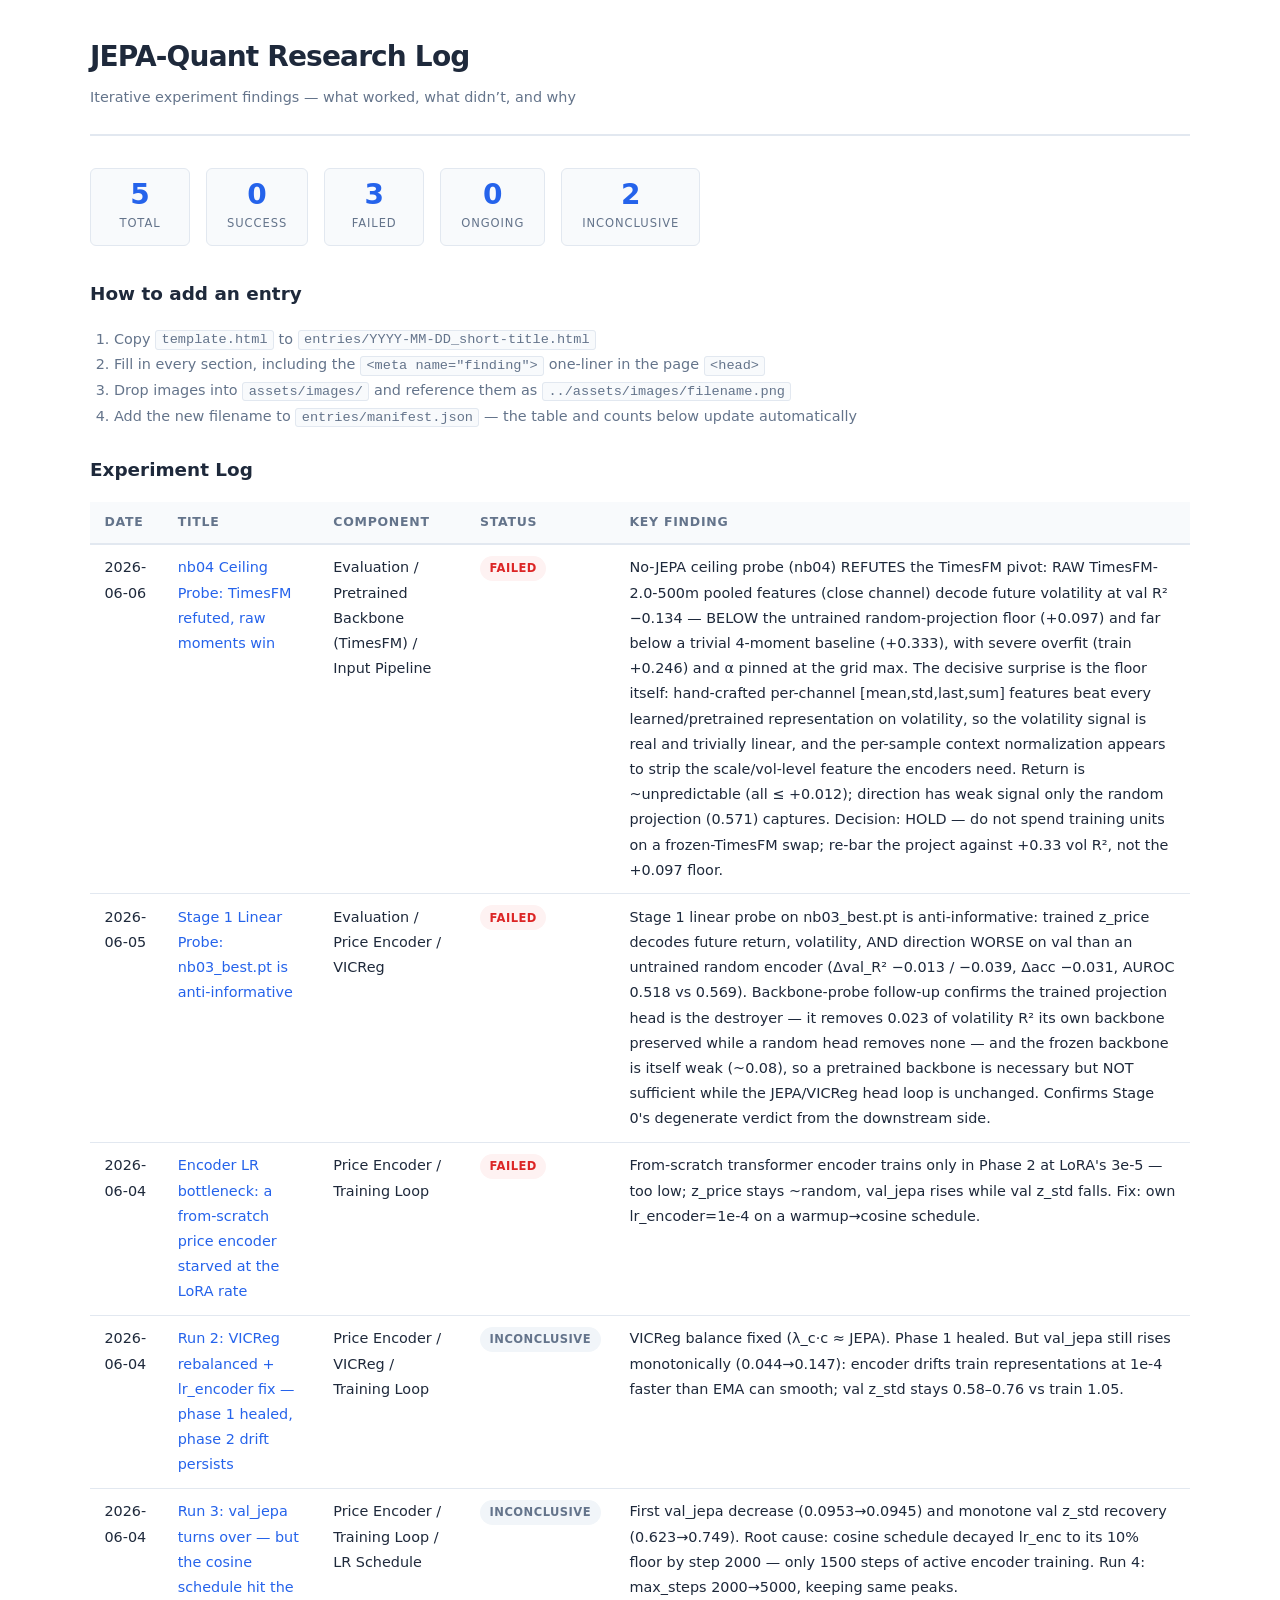
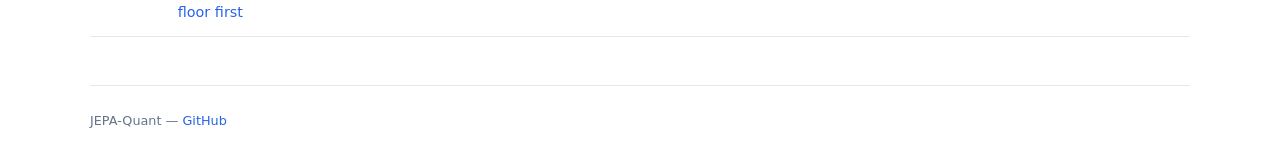
<file: research_log/index.html>
<!DOCTYPE html>
<html lang="en">
<head>
  <meta charset="UTF-8">
  <meta name="viewport" content="width=device-width, initial-scale=1.0">
  <title>JEPA-Quant Research Log</title>
  <link rel="stylesheet" href="assets/style.css">
</head>
<body>
<div class="container">

  <header class="site-header">
    <h1>JEPA-Quant Research Log</h1>
    <p class="subtitle">Iterative experiment findings &mdash; what worked, what didn&rsquo;t, and why</p>
  </header>

  <!-- Counts are computed from the entries at load time — do not edit by hand. -->
  <section class="stats">
    <div class="stat"><span class="num" id="stat-total">&mdash;</span><span class="label">Total</span></div>
    <div class="stat"><span class="num" id="stat-success">&mdash;</span><span class="label">Success</span></div>
    <div class="stat"><span class="num" id="stat-failed">&mdash;</span><span class="label">Failed</span></div>
    <div class="stat"><span class="num" id="stat-ongoing">&mdash;</span><span class="label">Ongoing</span></div>
    <div class="stat"><span class="num" id="stat-inconclusive">&mdash;</span><span class="label">Inconclusive</span></div>
  </section>

  <section>
    <h2>How to add an entry</h2>
    <ol style="margin: 0 0 1.5rem 1.5rem; font-size: 0.9rem; color: var(--text-muted);">
      <li>Copy <code>template.html</code> to <code>entries/YYYY-MM-DD_short-title.html</code></li>
      <li>Fill in every section, including the <code>&lt;meta name="finding"&gt;</code> one-liner in the page <code>&lt;head&gt;</code></li>
      <li>Drop images into <code>assets/images/</code> and reference them as <code>../assets/images/filename.png</code></li>
      <li>Add the new filename to <code>entries/manifest.json</code> &mdash; the table and counts below update automatically</li>
    </ol>
  </section>

  <section>
    <h2>Experiment Log</h2>
    <div class="table-wrap">
      <table>
        <thead>
          <tr>
            <th>Date</th>
            <th>Title</th>
            <th>Component</th>
            <th>Status</th>
            <th>Key Finding</th>
          </tr>
        </thead>
        <tbody id="entry-rows">
          <tr><td colspan="5" style="color: var(--text-muted);">Loading entries&hellip;</td></tr>
        </tbody>
      </table>
    </div>
  </section>

  <footer class="site-footer">
    JEPA-Quant &mdash; <a href="https://github.com/shreyasnat2804/JEPA-quant">GitHub</a>
  </footer>

</div>

<script>
  // Dynamic index: read the manifest, parse each entry's own metadata, then
  // render the table and stat counts. The entry HTML is the single source of
  // truth — index.html holds no per-entry data.
  const ENTRIES_DIR = 'entries/';
  const MANIFEST = ENTRIES_DIR + 'manifest.json';
  const STATUS_ORDER = ['Success', 'Failed', 'Ongoing', 'Inconclusive'];

  document.addEventListener('DOMContentLoaded', loadEntries);

  async function loadEntries() {
    try {
      const manifest = await fetchJson(MANIFEST);
      const files = Array.isArray(manifest) ? manifest : (manifest.entries || []);
      const parsed = await Promise.all(files.map(parseEntry));
      const entries = parsed
        .filter(Boolean)
        .sort((a, b) => b.date.localeCompare(a.date)); // newest first
      renderTable(entries);
      renderStats(entries);
    } catch (err) {
      showError(err);
    }
  }

  async function fetchJson(url) {
    const res = await fetch(url, { cache: 'no-cache' });
    if (!res.ok) throw new Error(url + ' → HTTP ' + res.status);
    return res.json();
  }

  async function parseEntry(file) {
    try {
      const res = await fetch(ENTRIES_DIR + file, { cache: 'no-cache' });
      if (!res.ok) throw new Error(file + ' → HTTP ' + res.status);
      const doc = new DOMParser().parseFromString(await res.text(), 'text/html');

      const metaSpan = (label) => {
        for (const span of doc.querySelectorAll('.entry-meta span')) {
          const strong = span.querySelector('strong');
          if (strong && strong.textContent.trim().toLowerCase() === label) return span;
        }
        return null;
      };
      const valueOf = (span) => {
        if (!span) return '';
        const strong = span.querySelector('strong');
        const label = strong ? strong.textContent : '';
        return span.textContent.replace(label, '').trim();
      };

      const statusSpan = metaSpan('status');
      const badge = statusSpan && statusSpan.querySelector('.badge');
      const statusLabel = badge ? badge.textContent.trim() : 'Unknown';
      const statusClass = badge
        ? Array.from(badge.classList).find((c) => c.startsWith('badge-')) || ''
        : '';

      const findingMeta = doc.querySelector('meta[name="finding"]');
      let finding = findingMeta ? findingMeta.getAttribute('content').trim() : '';
      if (!finding) {
        const p = doc.querySelector('.section p');
        finding = p ? p.textContent.trim().replace(/\s+/g, ' ') : '';
      }

      return {
        file,
        date: valueOf(metaSpan('date')) || '0000-00-00',
        component: valueOf(metaSpan('component')) || '—',
        statusLabel,
        statusClass,
        title: (doc.querySelector('h1') ? doc.querySelector('h1').textContent : file).trim(),
        finding,
      };
    } catch (err) {
      console.error('Skipping unreadable entry:', file, err);
      return null;
    }
  }

  function renderTable(entries) {
    const tbody = document.getElementById('entry-rows');
    if (!entries.length) {
      tbody.innerHTML = '<tr><td colspan="5" style="color: var(--text-muted);">No entries yet.</td></tr>';
      return;
    }
    tbody.innerHTML = entries.map((e) => `
      <tr>
        <td>${esc(e.date)}</td>
        <td><a href="${ENTRIES_DIR}${encodeURI(e.file)}">${esc(e.title)}</a></td>
        <td>${esc(e.component)}</td>
        <td><span class="badge ${esc(e.statusClass)}">${esc(e.statusLabel)}</span></td>
        <td>${esc(e.finding)}</td>
      </tr>`).join('');
  }

  function renderStats(entries) {
    const counts = Object.fromEntries(STATUS_ORDER.map((s) => [s, 0]));
    for (const e of entries) {
      if (counts[e.statusLabel] !== undefined) counts[e.statusLabel] += 1;
    }
    setNum('stat-total', entries.length);
    setNum('stat-success', counts.Success);
    setNum('stat-failed', counts.Failed);
    setNum('stat-ongoing', counts.Ongoing);
    setNum('stat-inconclusive', counts.Inconclusive);
  }

  function setNum(id, value) {
    const el = document.getElementById(id);
    if (el) el.textContent = value;
  }

  function showError(err) {
    console.error(err);
    document.getElementById('entry-rows').innerHTML =
      '<tr><td colspan="5" style="color: var(--text-muted);">Could not load entries (' +
      esc(String(err && err.message ? err.message : err)) +
      '). If you opened this file directly, serve it over HTTP instead &mdash; e.g. run ' +
      '<code>python3 -m http.server</code> inside <code>research_log/</code> &mdash; ' +
      'because browsers block <code>fetch()</code> on the <code>file://</code> protocol.</td></tr>';
  }

  function esc(s) {
    return String(s).replace(/[&<>"']/g, (c) =>
      ({ '&': '&amp;', '<': '&lt;', '>': '&gt;', '"': '&quot;', "'": '&#39;' }[c]));
  }
</script>
</body>
</html>
</file>
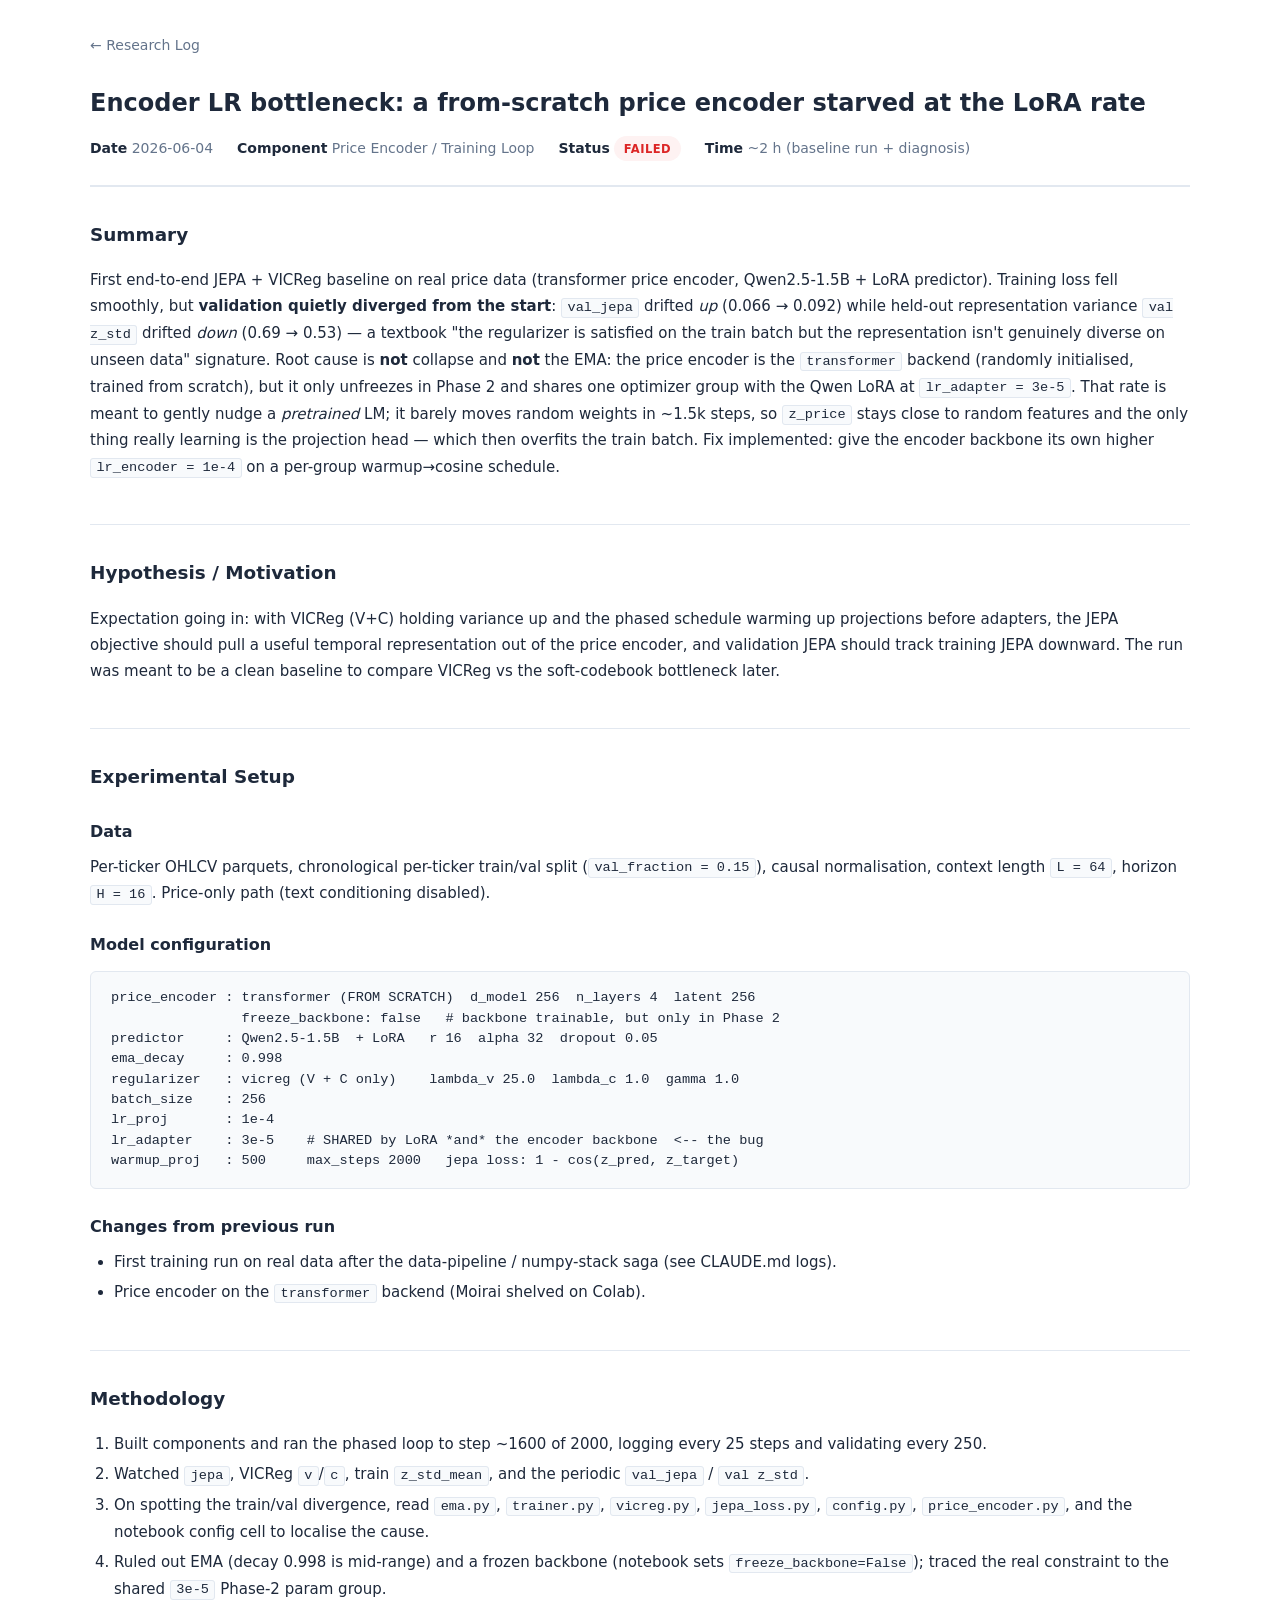
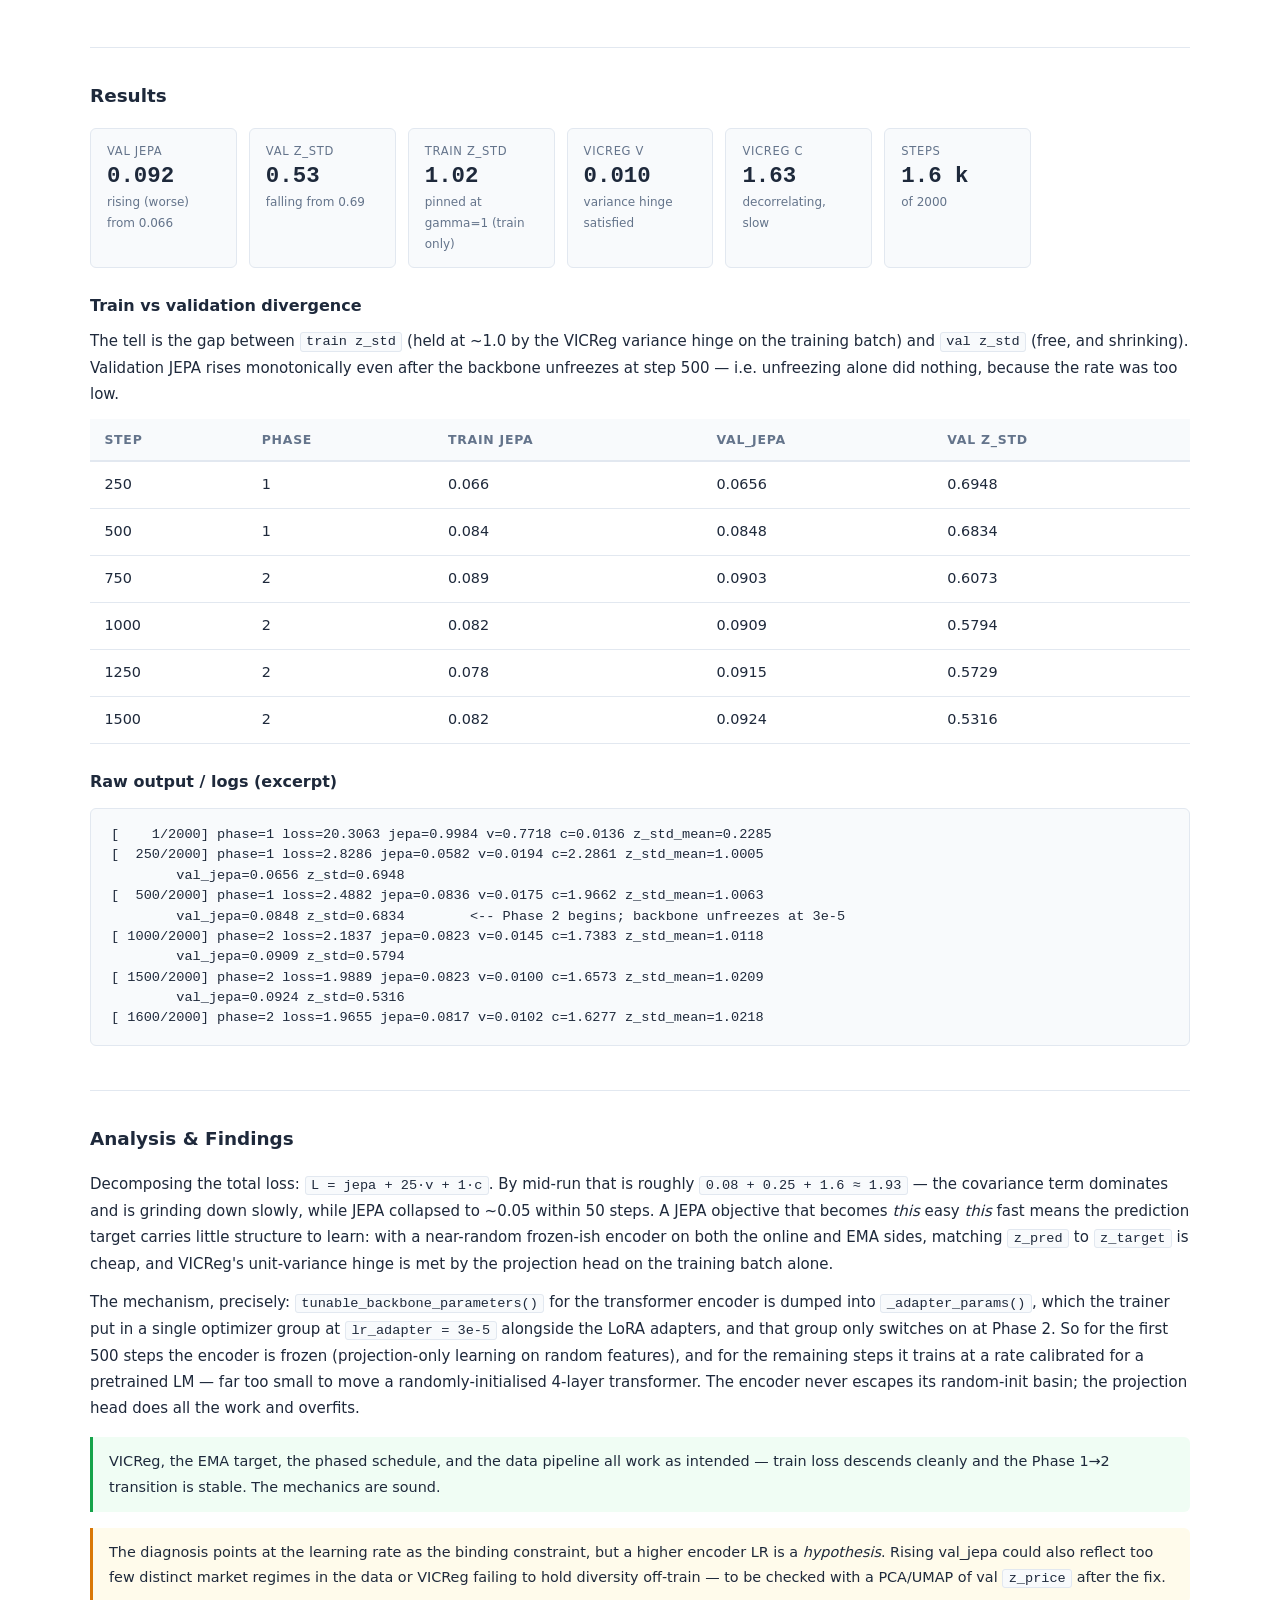
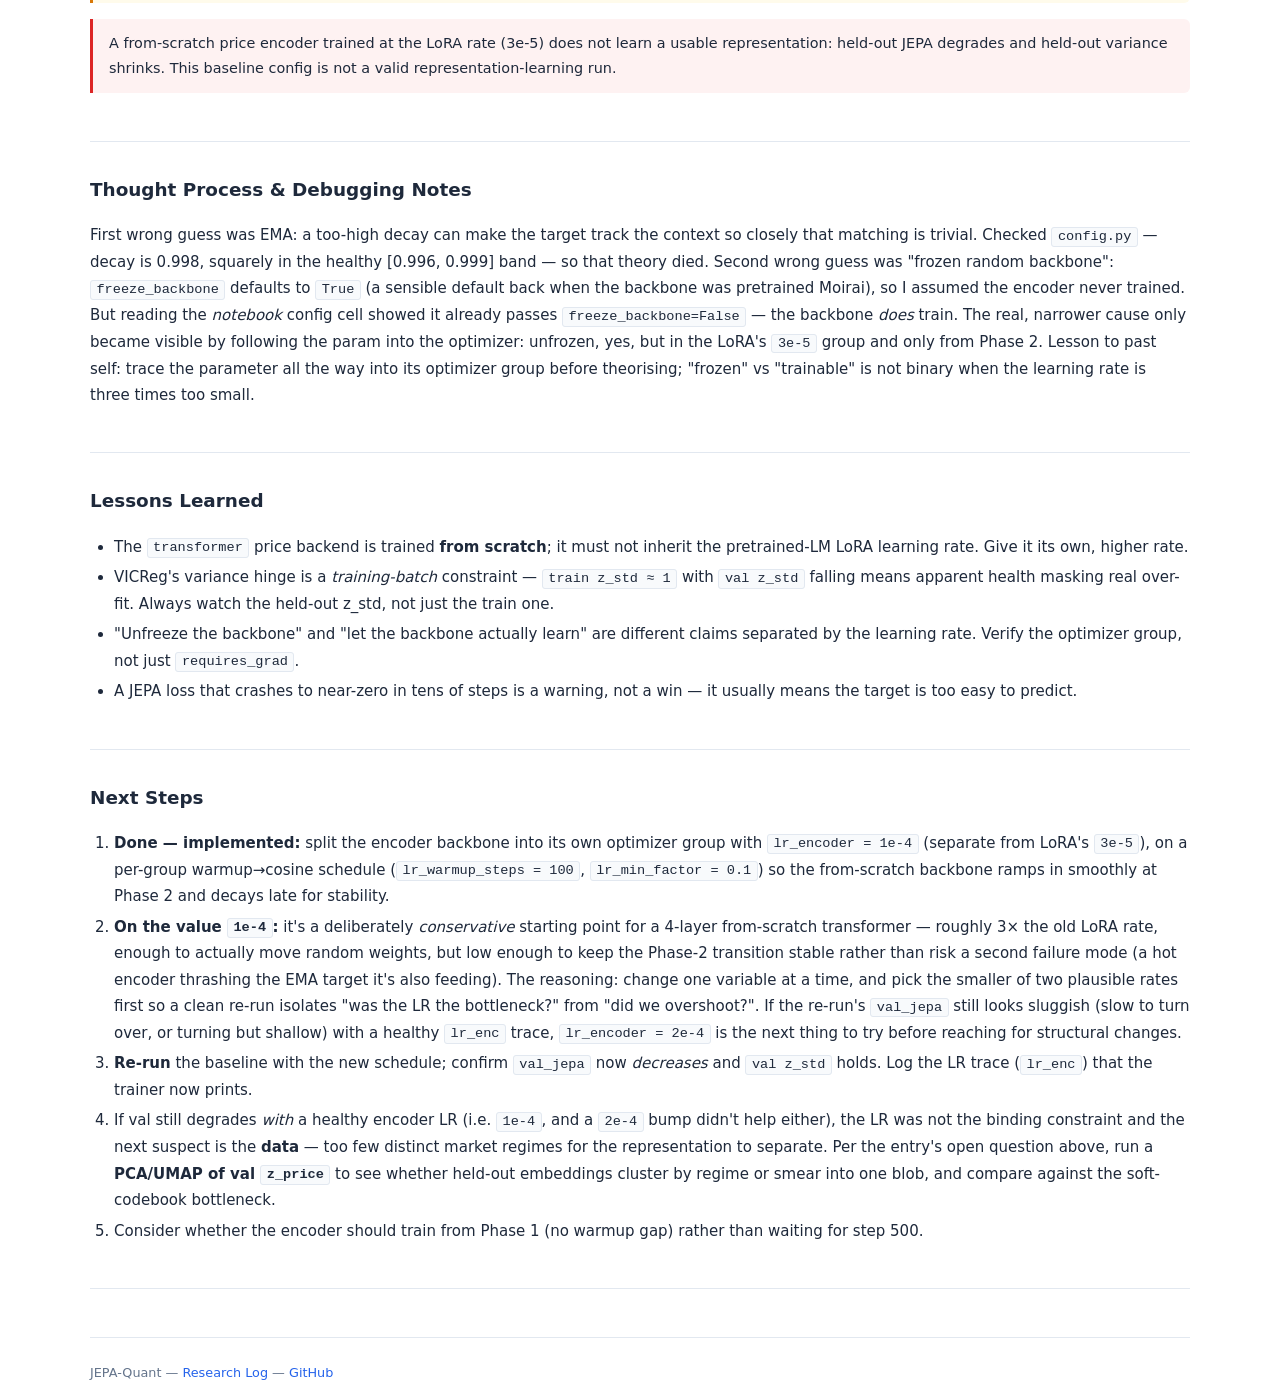
<file: research_log/entries/2026-06-04_encoder-lr-bottleneck.html>
<!DOCTYPE html>
<html lang="en">
<head>
  <meta charset="UTF-8">
  <meta name="viewport" content="width=device-width, initial-scale=1.0">
  <meta name="finding" content="From-scratch transformer encoder trains only in Phase 2 at LoRA's 3e-5 — too low; z_price stays ~random, val_jepa rises while val z_std falls. Fix: own lr_encoder=1e-4 on a warmup→cosine schedule.">
  <title>Encoder LR bottleneck: from-scratch price encoder starved at the LoRA rate | JEPA-Quant Log</title>
  <link rel="stylesheet" href="../assets/style.css">
</head>
<body>
<div class="container">

  <a class="back-link" href="../index.html">&larr; Research Log</a>

  <!-- ═══ HEADER ═══ -->
  <header class="entry-header">
    <h1>Encoder LR bottleneck: a from-scratch price encoder starved at the LoRA rate</h1>
    <div class="entry-meta">
      <span><strong>Date</strong> 2026-06-04</span>
      <span><strong>Component</strong> Price Encoder / Training Loop</span>
      <span><strong>Status</strong> <span class="badge badge-failed">Failed</span></span>
      <span><strong>Time</strong> ~2 h (baseline run + diagnosis)</span>
    </div>
  </header>

  <!-- ═══ SUMMARY ═══ -->
  <section class="section">
    <h2>Summary</h2>
    <p>
      First end-to-end JEPA + VICReg baseline on real price data (transformer price
      encoder, Qwen2.5-1.5B + LoRA predictor). Training loss fell smoothly, but
      <strong>validation quietly diverged from the start</strong>: <code>val_jepa</code>
      drifted <em>up</em> (0.066 &rarr; 0.092) while held-out representation variance
      <code>val z_std</code> drifted <em>down</em> (0.69 &rarr; 0.53) — a textbook
      "the regularizer is satisfied on the train batch but the representation isn't
      genuinely diverse on unseen data" signature. Root cause is <strong>not</strong>
      collapse and <strong>not</strong> the EMA: the price encoder is the
      <code>transformer</code> backend (randomly initialised, trained from scratch),
      but it only unfreezes in Phase&nbsp;2 and shares one optimizer group with the
      Qwen LoRA at <code>lr_adapter = 3e-5</code>. That rate is meant to gently nudge a
      <em>pretrained</em> LM; it barely moves random weights in ~1.5k steps, so
      <code>z_price</code> stays close to random features and the only thing really
      learning is the projection head — which then overfits the train batch. Fix
      implemented: give the encoder backbone its own higher <code>lr_encoder = 1e-4</code>
      on a per-group warmup&rarr;cosine schedule.
    </p>
  </section>

  <!-- ═══ HYPOTHESIS ═══ -->
  <section class="section">
    <h2>Hypothesis / Motivation</h2>
    <p>
      Expectation going in: with VICReg (V+C) holding variance up and the phased
      schedule warming up projections before adapters, the JEPA objective should pull
      a useful temporal representation out of the price encoder, and validation JEPA
      should track training JEPA downward. The run was meant to be a clean baseline to
      compare VICReg vs the soft-codebook bottleneck later.
    </p>
  </section>

  <!-- ═══ SETUP ═══ -->
  <section class="section">
    <h2>Experimental Setup</h2>

    <h3>Data</h3>
    <p>
      Per-ticker OHLCV parquets, chronological per-ticker train/val split
      (<code>val_fraction = 0.15</code>), causal normalisation, context length
      <code>L = 64</code>, horizon <code>H = 16</code>. Price-only path (text
      conditioning disabled).
    </p>

    <h3>Model configuration</h3>
    <pre><code>price_encoder : transformer (FROM SCRATCH)  d_model 256  n_layers 4  latent 256
                freeze_backbone: false   # backbone trainable, but only in Phase 2
predictor     : Qwen2.5-1.5B  + LoRA   r 16  alpha 32  dropout 0.05
ema_decay     : 0.998
regularizer   : vicreg (V + C only)    lambda_v 25.0  lambda_c 1.0  gamma 1.0
batch_size    : 256
lr_proj       : 1e-4
lr_adapter    : 3e-5    # SHARED by LoRA *and* the encoder backbone  <-- the bug
warmup_proj   : 500     max_steps 2000   jepa loss: 1 - cos(z_pred, z_target)</code></pre>

    <h3>Changes from previous run</h3>
    <ul>
      <li>First training run on real data after the data-pipeline / numpy-stack saga (see CLAUDE.md logs).</li>
      <li>Price encoder on the <code>transformer</code> backend (Moirai shelved on Colab).</li>
    </ul>
  </section>

  <!-- ═══ METHODOLOGY ═══ -->
  <section class="section">
    <h2>Methodology</h2>
    <ol>
      <li>Built components and ran the phased loop to step ~1600 of 2000, logging every 25 steps and validating every 250.</li>
      <li>Watched <code>jepa</code>, VICReg <code>v</code>/<code>c</code>, train <code>z_std_mean</code>, and the periodic <code>val_jepa</code> / <code>val z_std</code>.</li>
      <li>On spotting the train/val divergence, read <code>ema.py</code>, <code>trainer.py</code>, <code>vicreg.py</code>, <code>jepa_loss.py</code>, <code>config.py</code>, <code>price_encoder.py</code>, and the notebook config cell to localise the cause.</li>
      <li>Ruled out EMA (decay 0.998 is mid-range) and a frozen backbone (notebook sets <code>freeze_backbone=False</code>); traced the real constraint to the shared <code>3e-5</code> Phase-2 param group.</li>
    </ol>
  </section>

  <!-- ═══ RESULTS ═══ -->
  <section class="section">
    <h2>Results</h2>

    <div class="metrics">
      <div class="metric">
        <div class="metric-name">val JEPA</div>
        <div class="metric-value">0.092</div>
        <div class="metric-note">rising (worse) from 0.066</div>
      </div>
      <div class="metric">
        <div class="metric-name">val z_std</div>
        <div class="metric-value">0.53</div>
        <div class="metric-note">falling from 0.69</div>
      </div>
      <div class="metric">
        <div class="metric-name">train z_std</div>
        <div class="metric-value">1.02</div>
        <div class="metric-note">pinned at gamma=1 (train only)</div>
      </div>
      <div class="metric">
        <div class="metric-name">VICReg V</div>
        <div class="metric-value">0.010</div>
        <div class="metric-note">variance hinge satisfied</div>
      </div>
      <div class="metric">
        <div class="metric-name">VICReg C</div>
        <div class="metric-value">1.63</div>
        <div class="metric-note">decorrelating, slow</div>
      </div>
      <div class="metric">
        <div class="metric-name">steps</div>
        <div class="metric-value">1.6 k</div>
        <div class="metric-note">of 2000</div>
      </div>
    </div>

    <h3>Train vs validation divergence</h3>
    <p>
      The tell is the gap between <code>train z_std</code> (held at ~1.0 by the VICReg
      variance hinge on the training batch) and <code>val z_std</code> (free, and
      shrinking). Validation JEPA rises monotonically even after the backbone unfreezes
      at step 500 — i.e. unfreezing alone did nothing, because the rate was too low.
    </p>
    <div class="table-wrap">
      <table>
        <thead>
          <tr><th>step</th><th>phase</th><th>train jepa</th><th>val_jepa</th><th>val z_std</th></tr>
        </thead>
        <tbody>
          <tr><td>250</td><td>1</td><td>0.066</td><td>0.0656</td><td>0.6948</td></tr>
          <tr><td>500</td><td>1</td><td>0.084</td><td>0.0848</td><td>0.6834</td></tr>
          <tr><td>750</td><td>2</td><td>0.089</td><td>0.0903</td><td>0.6073</td></tr>
          <tr><td>1000</td><td>2</td><td>0.082</td><td>0.0909</td><td>0.5794</td></tr>
          <tr><td>1250</td><td>2</td><td>0.078</td><td>0.0915</td><td>0.5729</td></tr>
          <tr><td>1500</td><td>2</td><td>0.082</td><td>0.0924</td><td>0.5316</td></tr>
        </tbody>
      </table>
    </div>

    <!-- TODO: add the loss/val curve plot here once exported:
         <figure class="image-single">
           <img src="../assets/images/2026-06-04_encoder-lr-bottleneck.png" alt="train vs val JEPA and val z_std over steps">
           <figcaption>Train JEPA descends while val_jepa rises and val z_std falls.</figcaption>
         </figure> -->

    <h3>Raw output / logs (excerpt)</h3>
    <pre><code>[    1/2000] phase=1 loss=20.3063 jepa=0.9984 v=0.7718 c=0.0136 z_std_mean=0.2285
[  250/2000] phase=1 loss=2.8286 jepa=0.0582 v=0.0194 c=2.2861 z_std_mean=1.0005
        val_jepa=0.0656 z_std=0.6948
[  500/2000] phase=1 loss=2.4882 jepa=0.0836 v=0.0175 c=1.9662 z_std_mean=1.0063
        val_jepa=0.0848 z_std=0.6834        <-- Phase 2 begins; backbone unfreezes at 3e-5
[ 1000/2000] phase=2 loss=2.1837 jepa=0.0823 v=0.0145 c=1.7383 z_std_mean=1.0118
        val_jepa=0.0909 z_std=0.5794
[ 1500/2000] phase=2 loss=1.9889 jepa=0.0823 v=0.0100 c=1.6573 z_std_mean=1.0209
        val_jepa=0.0924 z_std=0.5316
[ 1600/2000] phase=2 loss=1.9655 jepa=0.0817 v=0.0102 c=1.6277 z_std_mean=1.0218</code></pre>
  </section>

  <!-- ═══ ANALYSIS ═══ -->
  <section class="section">
    <h2>Analysis &amp; Findings</h2>
    <p>
      Decomposing the total loss: <code>L = jepa + 25&middot;v + 1&middot;c</code>. By
      mid-run that is roughly <code>0.08 + 0.25 + 1.6 &asymp; 1.93</code> — the
      covariance term dominates and is grinding down slowly, while JEPA collapsed to
      ~0.05 within 50 steps. A JEPA objective that becomes <em>this</em> easy <em>this</em>
      fast means the prediction target carries little structure to learn: with a near-random
      frozen-ish encoder on both the online and EMA sides, matching <code>z_pred</code> to
      <code>z_target</code> is cheap, and VICReg's unit-variance hinge is met by the
      projection head on the training batch alone.
    </p>
    <p>
      The mechanism, precisely: <code>tunable_backbone_parameters()</code> for the
      transformer encoder is dumped into <code>_adapter_params()</code>, which the trainer
      put in a single optimizer group at <code>lr_adapter = 3e-5</code> alongside the LoRA
      adapters, and that group only switches on at Phase&nbsp;2. So for the first 500 steps
      the encoder is frozen (projection-only learning on random features), and for the
      remaining steps it trains at a rate calibrated for a pretrained LM — far too small to
      move a randomly-initialised 4-layer transformer. The encoder never escapes its
      random-init basin; the projection head does all the work and overfits.
    </p>
    <div class="callout success">
      VICReg, the EMA target, the phased schedule, and the data pipeline all work as
      intended — train loss descends cleanly and the Phase 1&rarr;2 transition is stable.
      The mechanics are sound.
    </div>
    <div class="callout warning">
      The diagnosis points at the learning rate as the binding constraint, but a higher
      encoder LR is a <em>hypothesis</em>. Rising val_jepa could also reflect too few
      distinct market regimes in the data or VICReg failing to hold diversity off-train —
      to be checked with a PCA/UMAP of val <code>z_price</code> after the fix.
    </div>
    <div class="callout danger">
      A from-scratch price encoder trained at the LoRA rate (3e-5) does not learn a usable
      representation: held-out JEPA degrades and held-out variance shrinks. This baseline
      config is not a valid representation-learning run.
    </div>
  </section>

  <!-- ═══ THOUGHT PROCESS ═══ -->
  <section class="section">
    <h2>Thought Process &amp; Debugging Notes</h2>
    <p>
      First wrong guess was EMA: a too-high decay can make the target track the context so
      closely that matching is trivial. Checked <code>config.py</code> — decay is 0.998,
      squarely in the healthy [0.996, 0.999] band — so that theory died. Second wrong guess
      was "frozen random backbone": <code>freeze_backbone</code> defaults to <code>True</code>
      (a sensible default back when the backbone was pretrained Moirai), so I assumed the
      encoder never trained. But reading the <em>notebook</em> config cell showed it already
      passes <code>freeze_backbone=False</code> — the backbone <em>does</em> train. The real,
      narrower cause only became visible by following the param into the optimizer:
      unfrozen, yes, but in the LoRA's <code>3e-5</code> group and only from Phase&nbsp;2.
      Lesson to past self: trace the parameter all the way into its optimizer group before
      theorising; "frozen" vs "trainable" is not binary when the learning rate is three
      times too small.
    </p>
  </section>

  <!-- ═══ LESSONS LEARNED ═══ -->
  <section class="section">
    <h2>Lessons Learned</h2>
    <ul>
      <li>The <code>transformer</code> price backend is trained <strong>from scratch</strong>; it must not inherit the pretrained-LM LoRA learning rate. Give it its own, higher rate.</li>
      <li>VICReg's variance hinge is a <em>training-batch</em> constraint — <code>train z_std &asymp; 1</code> with <code>val z_std</code> falling means apparent health masking real over-fit. Always watch the held-out z_std, not just the train one.</li>
      <li>"Unfreeze the backbone" and "let the backbone actually learn" are different claims separated by the learning rate. Verify the optimizer group, not just <code>requires_grad</code>.</li>
      <li>A JEPA loss that crashes to near-zero in tens of steps is a warning, not a win — it usually means the target is too easy to predict.</li>
    </ul>
  </section>

  <!-- ═══ NEXT STEPS ═══ -->
  <section class="section">
    <h2>Next Steps</h2>
    <ol>
      <li><strong>Done — implemented:</strong> split the encoder backbone into its own optimizer group with <code>lr_encoder = 1e-4</code> (separate from LoRA's <code>3e-5</code>), on a per-group warmup&rarr;cosine schedule (<code>lr_warmup_steps = 100</code>, <code>lr_min_factor = 0.1</code>) so the from-scratch backbone ramps in smoothly at Phase&nbsp;2 and decays late for stability.</li>
      <li><strong>On the value <code>1e-4</code>:</strong> it's a deliberately <em>conservative</em> starting point for a 4-layer from-scratch transformer — roughly 3&times; the old LoRA rate, enough to actually move random weights, but low enough to keep the Phase-2 transition stable rather than risk a second failure mode (a hot encoder thrashing the EMA target it's also feeding). The reasoning: change one variable at a time, and pick the smaller of two plausible rates first so a clean re-run isolates "was the LR the bottleneck?" from "did we overshoot?". If the re-run's <code>val_jepa</code> still looks sluggish (slow to turn over, or turning but shallow) with a healthy <code>lr_enc</code> trace, <code>lr_encoder = 2e-4</code> is the next thing to try before reaching for structural changes.</li>
      <li><strong>Re-run</strong> the baseline with the new schedule; confirm <code>val_jepa</code> now <em>decreases</em> and <code>val z_std</code> holds. Log the LR trace (<code>lr_enc</code>) that the trainer now prints.</li>
      <li>If val still degrades <em>with</em> a healthy encoder LR (i.e. <code>1e-4</code>, and a <code>2e-4</code> bump didn't help either), the LR was not the binding constraint and the next suspect is the <strong>data</strong> — too few distinct market regimes for the representation to separate. Per the entry's open question above, run a <strong>PCA/UMAP of val <code>z_price</code></strong> to see whether held-out embeddings cluster by regime or smear into one blob, and compare against the soft-codebook bottleneck.</li>
      <li>Consider whether the encoder should train from Phase 1 (no warmup gap) rather than waiting for step 500.</li>
    </ol>
  </section>

  <footer class="site-footer">
    JEPA-Quant &mdash; <a href="../index.html">Research Log</a> &mdash;
    <a href="https://github.com/shreyasnat2804/JEPA-quant">GitHub</a>
  </footer>

</div>
</body>
</html>
</file>
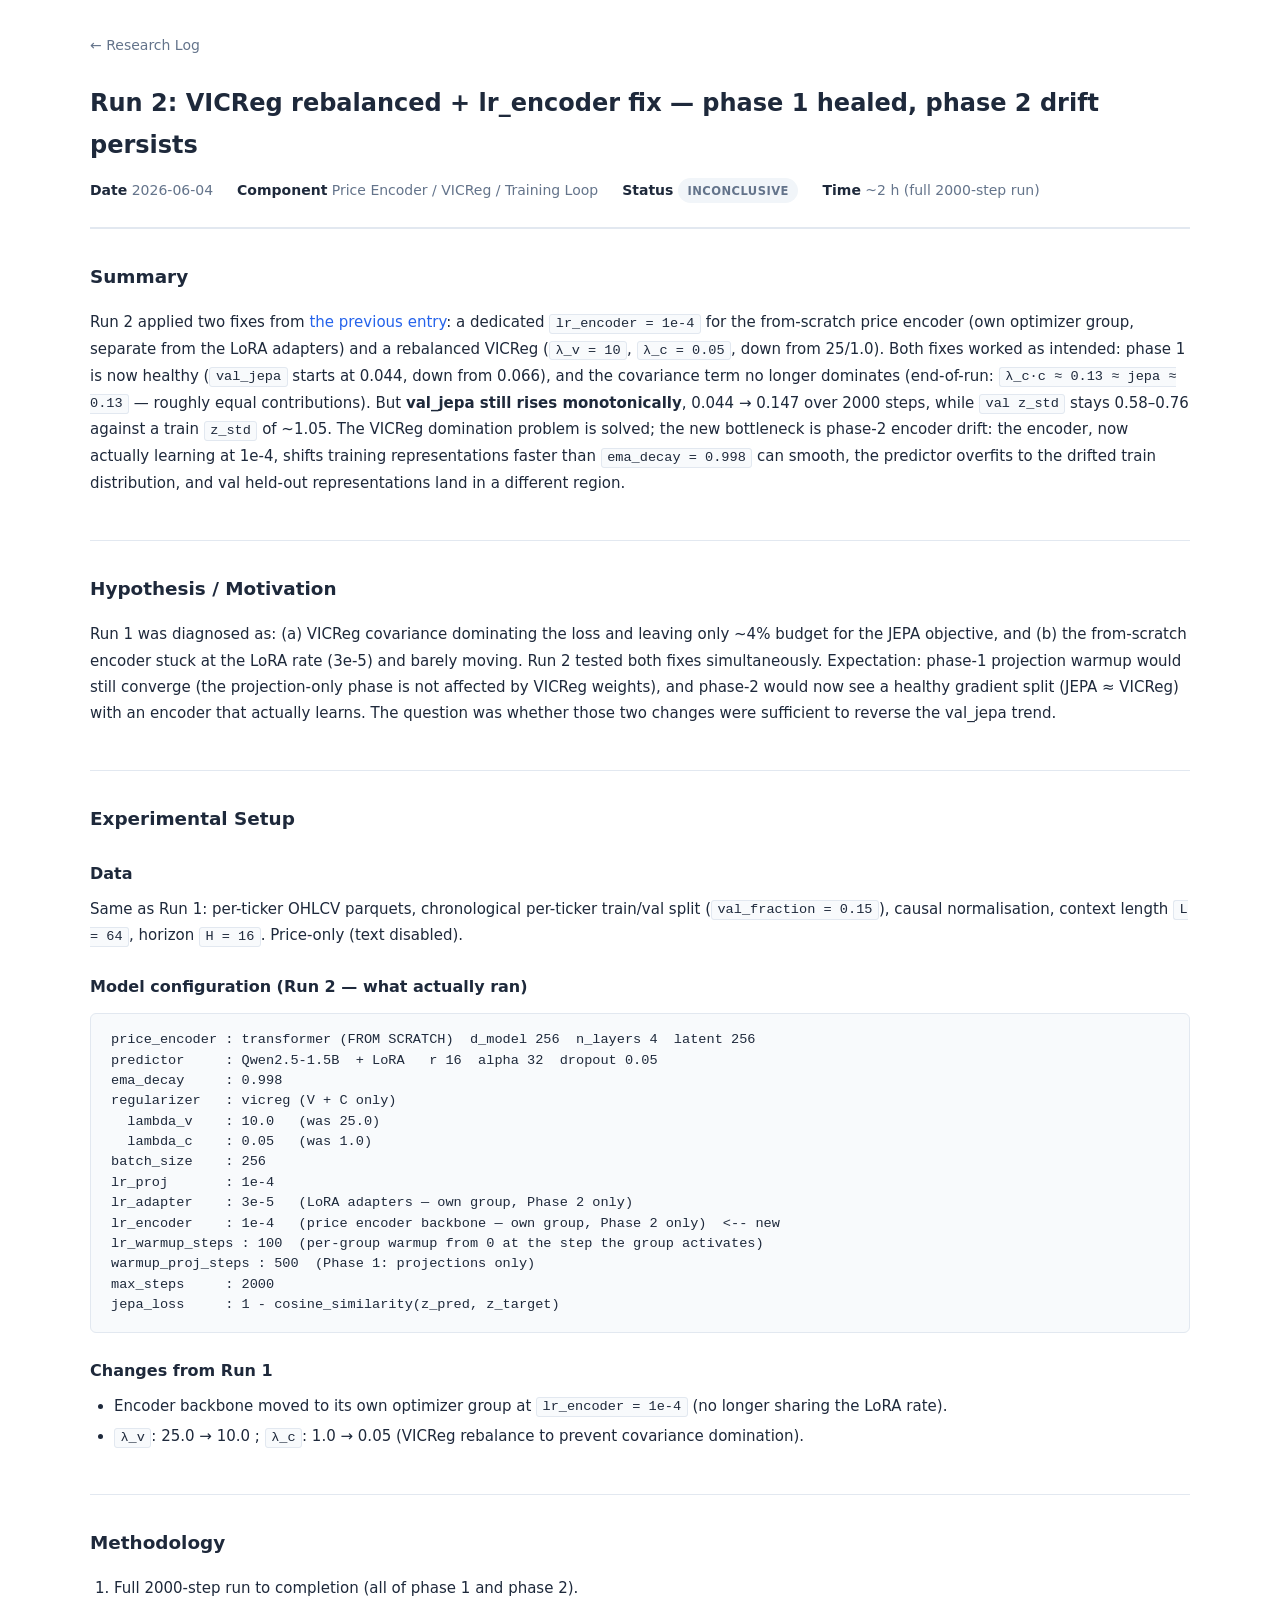
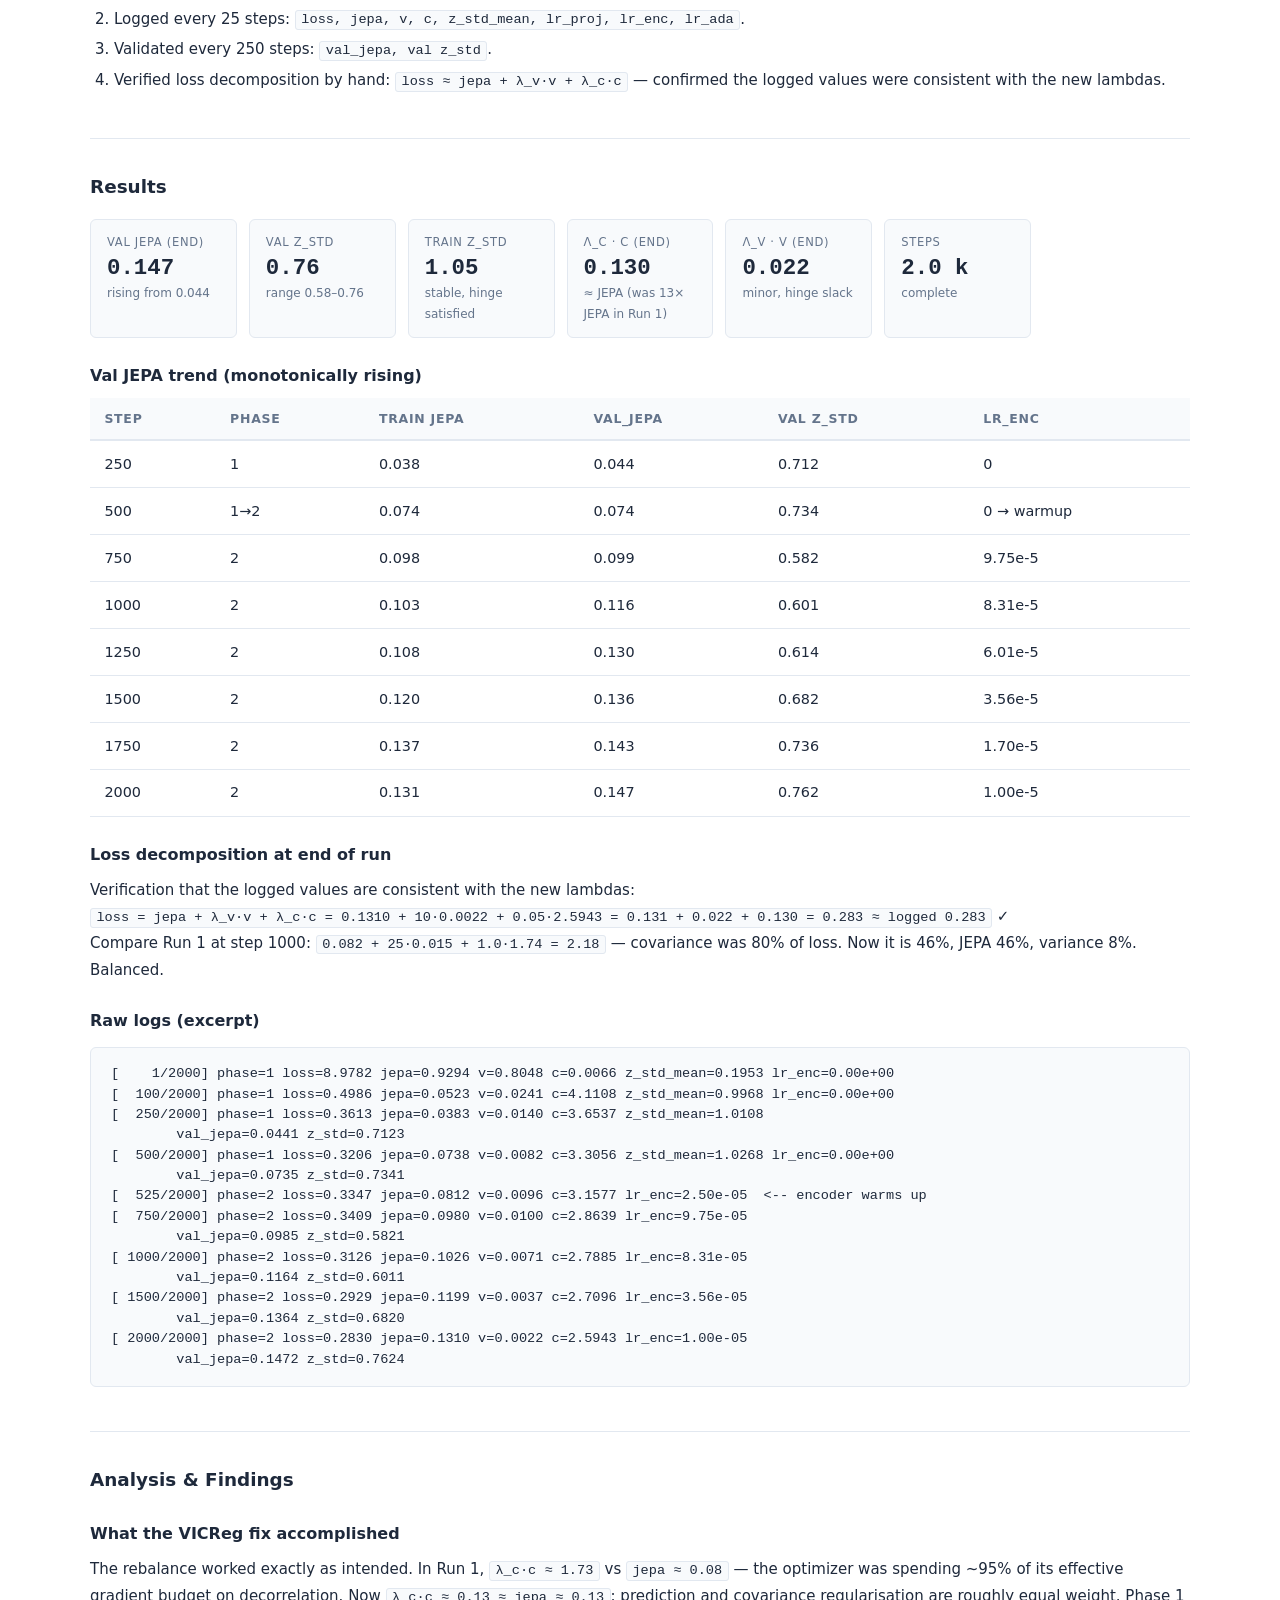
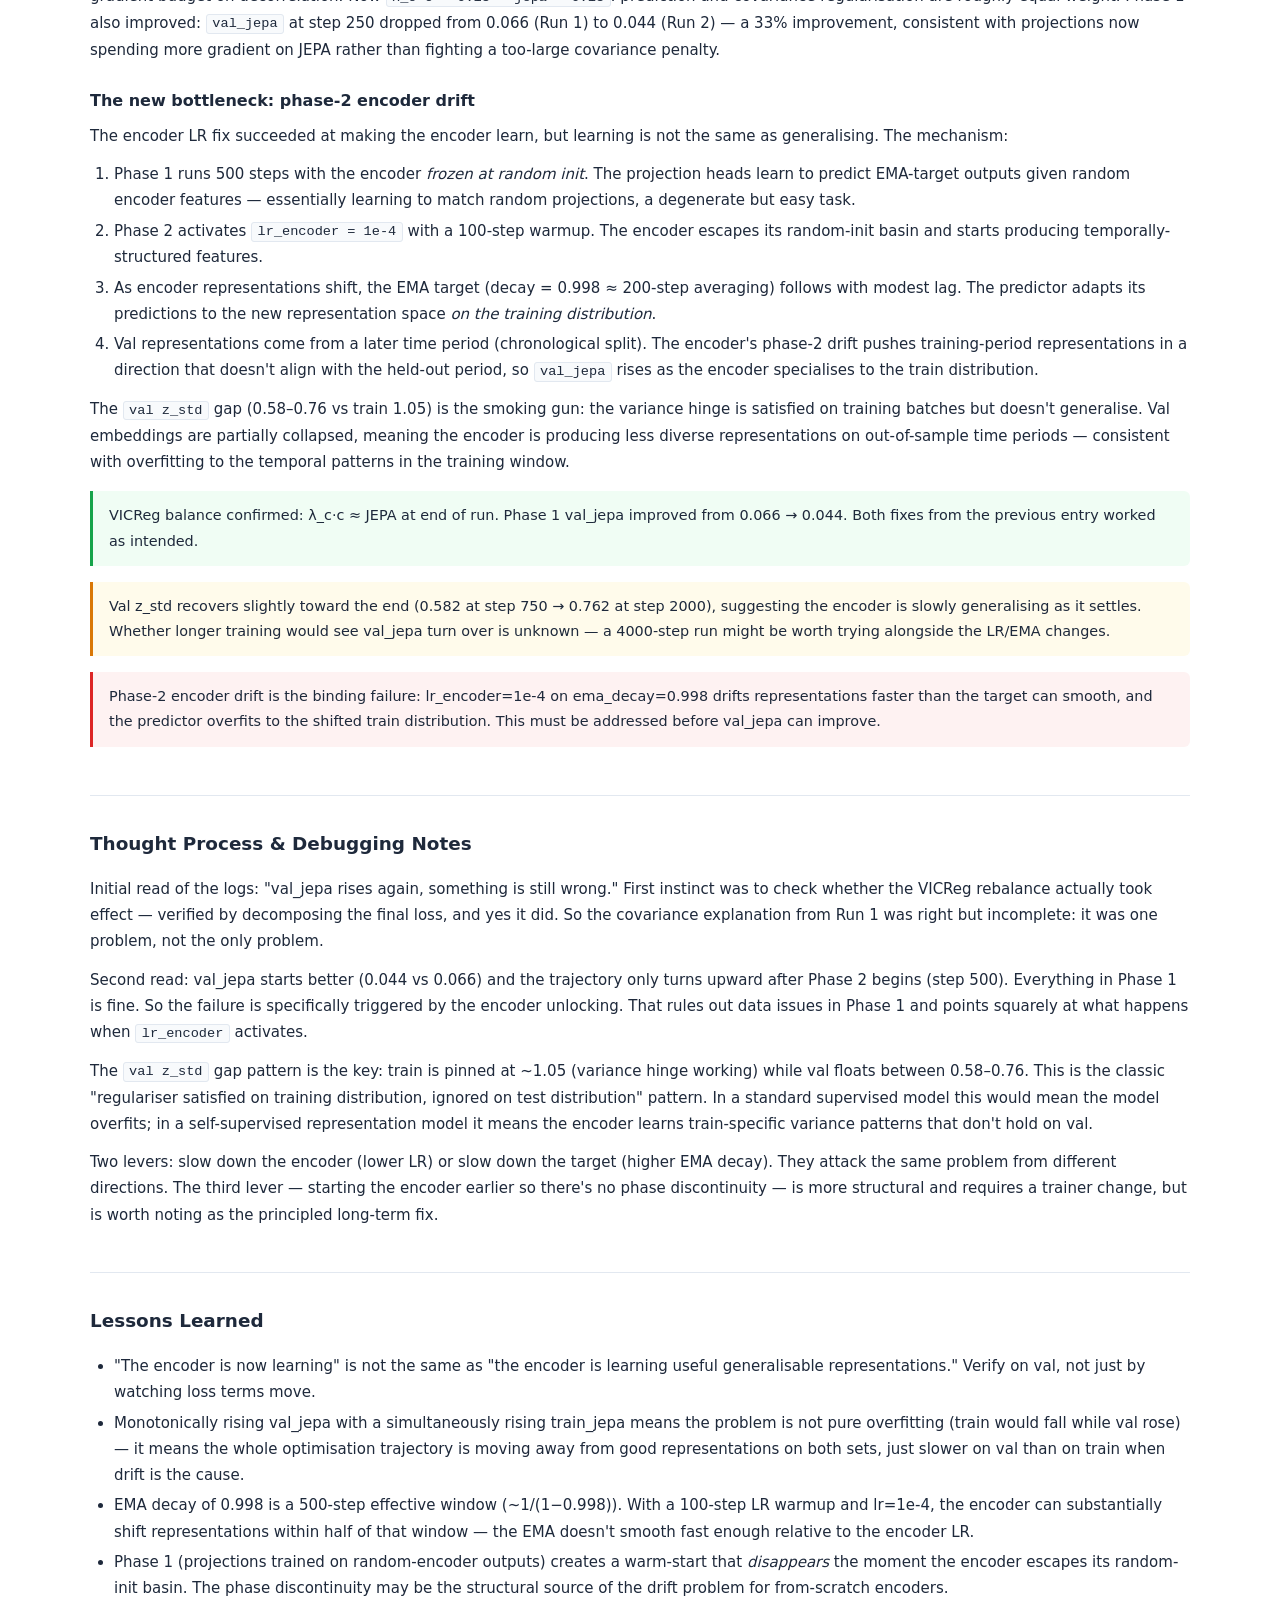
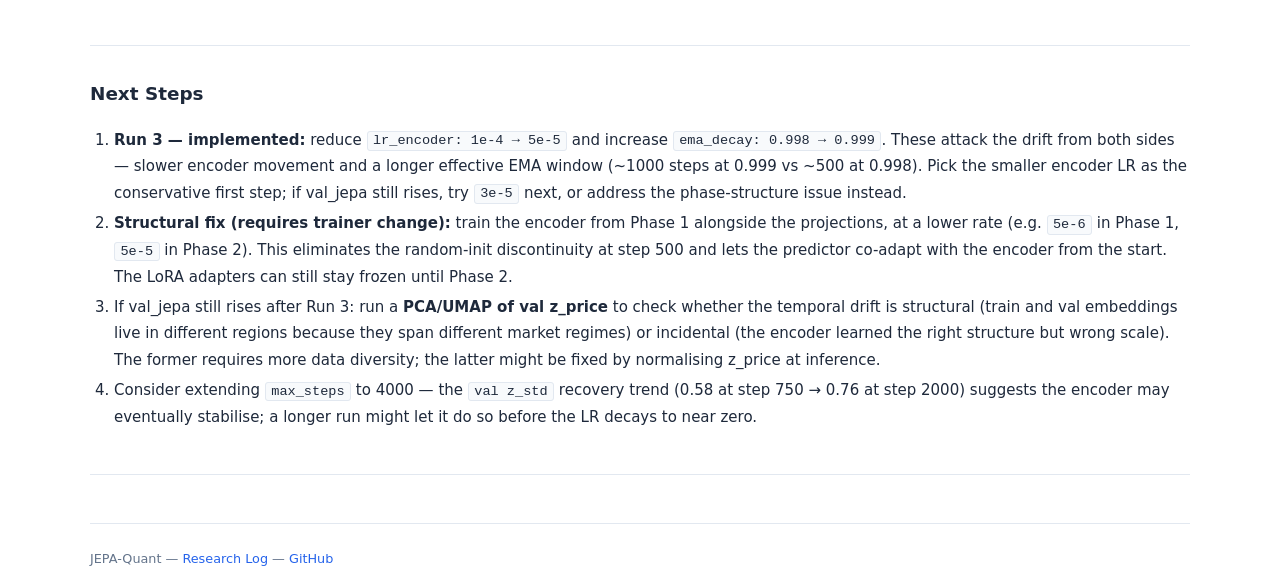
<file: research_log/entries/2026-06-04_run2-phase2-drift.html>
<!DOCTYPE html>
<html lang="en">
<head>
  <meta charset="UTF-8">
  <meta name="viewport" content="width=device-width, initial-scale=1.0">
  <meta name="finding" content="VICReg balance fixed (λ_c·c ≈ JEPA). Phase 1 healed. But val_jepa still rises monotonically (0.044→0.147): encoder drifts train representations at 1e-4 faster than EMA can smooth; val z_std stays 0.58–0.76 vs train 1.05.">
  <title>Run 2: VICReg rebalanced + lr_encoder fix — phase 1 healed, phase 2 drift persists | JEPA-Quant Log</title>
  <link rel="stylesheet" href="../assets/style.css">
</head>
<body>
<div class="container">

  <a class="back-link" href="../index.html">&larr; Research Log</a>

  <!-- ═══ HEADER ═══ -->
  <header class="entry-header">
    <h1>Run 2: VICReg rebalanced + lr_encoder fix — phase 1 healed, phase 2 drift persists</h1>
    <div class="entry-meta">
      <span><strong>Date</strong> 2026-06-04</span>
      <span><strong>Component</strong> Price Encoder / VICReg / Training Loop</span>
      <span><strong>Status</strong> <span class="badge badge-inconclusive">Inconclusive</span></span>
      <span><strong>Time</strong> ~2 h (full 2000-step run)</span>
    </div>
  </header>

  <!-- ═══ SUMMARY ═══ -->
  <section class="section">
    <h2>Summary</h2>
    <p>
      Run 2 applied two fixes from <a href="2026-06-04_encoder-lr-bottleneck.html">the previous entry</a>:
      a dedicated <code>lr_encoder = 1e-4</code> for the from-scratch price encoder (own optimizer
      group, separate from the LoRA adapters) and a rebalanced VICReg (<code>λ_v = 10</code>,
      <code>λ_c = 0.05</code>, down from 25/1.0). Both fixes worked as intended: phase 1 is now
      healthy (<code>val_jepa</code> starts at 0.044, down from 0.066), and the covariance term
      no longer dominates (end-of-run: <code>λ_c·c ≈ 0.13 ≈ jepa ≈ 0.13</code> — roughly equal
      contributions). But <strong>val_jepa still rises monotonically</strong>, 0.044 → 0.147 over
      2000 steps, while <code>val z_std</code> stays 0.58–0.76 against a train <code>z_std</code>
      of ~1.05. The VICReg domination problem is solved; the new bottleneck is phase-2 encoder
      drift: the encoder, now actually learning at 1e-4, shifts training representations faster
      than <code>ema_decay = 0.998</code> can smooth, the predictor overfits to the drifted train
      distribution, and val held-out representations land in a different region.
    </p>
  </section>

  <!-- ═══ HYPOTHESIS ═══ -->
  <section class="section">
    <h2>Hypothesis / Motivation</h2>
    <p>
      Run 1 was diagnosed as: (a) VICReg covariance dominating the loss and leaving only ~4% budget
      for the JEPA objective, and (b) the from-scratch encoder stuck at the LoRA rate (3e-5) and
      barely moving. Run 2 tested both fixes simultaneously. Expectation: phase-1 projection
      warmup would still converge (the projection-only phase is not affected by VICReg weights),
      and phase-2 would now see a healthy gradient split (JEPA ≈ VICReg) with an encoder that
      actually learns. The question was whether those two changes were sufficient to reverse
      the val_jepa trend.
    </p>
  </section>

  <!-- ═══ SETUP ═══ -->
  <section class="section">
    <h2>Experimental Setup</h2>

    <h3>Data</h3>
    <p>
      Same as Run 1: per-ticker OHLCV parquets, chronological per-ticker train/val split
      (<code>val_fraction = 0.15</code>), causal normalisation, context length <code>L = 64</code>,
      horizon <code>H = 16</code>. Price-only (text disabled).
    </p>

    <h3>Model configuration (Run 2 — what actually ran)</h3>
    <pre><code>price_encoder : transformer (FROM SCRATCH)  d_model 256  n_layers 4  latent 256
predictor     : Qwen2.5-1.5B  + LoRA   r 16  alpha 32  dropout 0.05
ema_decay     : 0.998
regularizer   : vicreg (V + C only)
  lambda_v    : 10.0   (was 25.0)
  lambda_c    : 0.05   (was 1.0)
batch_size    : 256
lr_proj       : 1e-4
lr_adapter    : 3e-5   (LoRA adapters — own group, Phase 2 only)
lr_encoder    : 1e-4   (price encoder backbone — own group, Phase 2 only)  &lt;-- new
lr_warmup_steps : 100  (per-group warmup from 0 at the step the group activates)
warmup_proj_steps : 500  (Phase 1: projections only)
max_steps     : 2000
jepa_loss     : 1 - cosine_similarity(z_pred, z_target)</code></pre>

    <h3>Changes from Run 1</h3>
    <ul>
      <li>Encoder backbone moved to its own optimizer group at <code>lr_encoder = 1e-4</code> (no longer sharing the LoRA rate).</li>
      <li><code>λ_v</code>: 25.0 → 10.0 ; <code>λ_c</code>: 1.0 → 0.05 (VICReg rebalance to prevent covariance domination).</li>
    </ul>
  </section>

  <!-- ═══ METHODOLOGY ═══ -->
  <section class="section">
    <h2>Methodology</h2>
    <ol>
      <li>Full 2000-step run to completion (all of phase 1 and phase 2).</li>
      <li>Logged every 25 steps: <code>loss, jepa, v, c, z_std_mean, lr_proj, lr_enc, lr_ada</code>.</li>
      <li>Validated every 250 steps: <code>val_jepa, val z_std</code>.</li>
      <li>Verified loss decomposition by hand: <code>loss ≈ jepa + λ_v·v + λ_c·c</code> — confirmed the logged values were consistent with the new lambdas.</li>
    </ol>
  </section>

  <!-- ═══ RESULTS ═══ -->
  <section class="section">
    <h2>Results</h2>

    <div class="metrics">
      <div class="metric">
        <div class="metric-name">val JEPA (end)</div>
        <div class="metric-value">0.147</div>
        <div class="metric-note">rising from 0.044</div>
      </div>
      <div class="metric">
        <div class="metric-name">val z_std</div>
        <div class="metric-value">0.76</div>
        <div class="metric-note">range 0.58–0.76</div>
      </div>
      <div class="metric">
        <div class="metric-name">train z_std</div>
        <div class="metric-value">1.05</div>
        <div class="metric-note">stable, hinge satisfied</div>
      </div>
      <div class="metric">
        <div class="metric-name">λ_c · c (end)</div>
        <div class="metric-value">0.130</div>
        <div class="metric-note">≈ JEPA (was 13× JEPA in Run 1)</div>
      </div>
      <div class="metric">
        <div class="metric-name">λ_v · v (end)</div>
        <div class="metric-value">0.022</div>
        <div class="metric-note">minor, hinge slack</div>
      </div>
      <div class="metric">
        <div class="metric-name">steps</div>
        <div class="metric-value">2.0 k</div>
        <div class="metric-note">complete</div>
      </div>
    </div>

    <h3>Val JEPA trend (monotonically rising)</h3>
    <div class="table-wrap">
      <table>
        <thead>
          <tr><th>step</th><th>phase</th><th>train jepa</th><th>val_jepa</th><th>val z_std</th><th>lr_enc</th></tr>
        </thead>
        <tbody>
          <tr><td>250</td><td>1</td><td>0.038</td><td>0.044</td><td>0.712</td><td>0</td></tr>
          <tr><td>500</td><td>1→2</td><td>0.074</td><td>0.074</td><td>0.734</td><td>0 → warmup</td></tr>
          <tr><td>750</td><td>2</td><td>0.098</td><td>0.099</td><td>0.582</td><td>9.75e-5</td></tr>
          <tr><td>1000</td><td>2</td><td>0.103</td><td>0.116</td><td>0.601</td><td>8.31e-5</td></tr>
          <tr><td>1250</td><td>2</td><td>0.108</td><td>0.130</td><td>0.614</td><td>6.01e-5</td></tr>
          <tr><td>1500</td><td>2</td><td>0.120</td><td>0.136</td><td>0.682</td><td>3.56e-5</td></tr>
          <tr><td>1750</td><td>2</td><td>0.137</td><td>0.143</td><td>0.736</td><td>1.70e-5</td></tr>
          <tr><td>2000</td><td>2</td><td>0.131</td><td>0.147</td><td>0.762</td><td>1.00e-5</td></tr>
        </tbody>
      </table>
    </div>

    <h3>Loss decomposition at end of run</h3>
    <p>
      Verification that the logged values are consistent with the new lambdas:<br>
      <code>loss = jepa + λ_v·v + λ_c·c = 0.1310 + 10·0.0022 + 0.05·2.5943 = 0.131 + 0.022 + 0.130 = 0.283 ≈ logged 0.283</code> ✓<br>
      Compare Run 1 at step 1000: <code>0.082 + 25·0.015 + 1.0·1.74 = 2.18</code> — covariance was 80% of loss.
      Now it is 46%, JEPA 46%, variance 8%. Balanced.
    </p>

    <h3>Raw logs (excerpt)</h3>
    <pre><code>[    1/2000] phase=1 loss=8.9782 jepa=0.9294 v=0.8048 c=0.0066 z_std_mean=0.1953 lr_enc=0.00e+00
[  100/2000] phase=1 loss=0.4986 jepa=0.0523 v=0.0241 c=4.1108 z_std_mean=0.9968 lr_enc=0.00e+00
[  250/2000] phase=1 loss=0.3613 jepa=0.0383 v=0.0140 c=3.6537 z_std_mean=1.0108
        val_jepa=0.0441 z_std=0.7123
[  500/2000] phase=1 loss=0.3206 jepa=0.0738 v=0.0082 c=3.3056 z_std_mean=1.0268 lr_enc=0.00e+00
        val_jepa=0.0735 z_std=0.7341
[  525/2000] phase=2 loss=0.3347 jepa=0.0812 v=0.0096 c=3.1577 lr_enc=2.50e-05  &lt;-- encoder warms up
[  750/2000] phase=2 loss=0.3409 jepa=0.0980 v=0.0100 c=2.8639 lr_enc=9.75e-05
        val_jepa=0.0985 z_std=0.5821
[ 1000/2000] phase=2 loss=0.3126 jepa=0.1026 v=0.0071 c=2.7885 lr_enc=8.31e-05
        val_jepa=0.1164 z_std=0.6011
[ 1500/2000] phase=2 loss=0.2929 jepa=0.1199 v=0.0037 c=2.7096 lr_enc=3.56e-05
        val_jepa=0.1364 z_std=0.6820
[ 2000/2000] phase=2 loss=0.2830 jepa=0.1310 v=0.0022 c=2.5943 lr_enc=1.00e-05
        val_jepa=0.1472 z_std=0.7624</code></pre>
  </section>

  <!-- ═══ ANALYSIS ═══ -->
  <section class="section">
    <h2>Analysis &amp; Findings</h2>

    <h3>What the VICReg fix accomplished</h3>
    <p>
      The rebalance worked exactly as intended. In Run 1, <code>λ_c·c ≈ 1.73</code> vs
      <code>jepa ≈ 0.08</code> — the optimizer was spending ~95% of its effective gradient
      budget on decorrelation. Now <code>λ_c·c ≈ 0.13 ≈ jepa ≈ 0.13</code>: prediction and
      covariance regularisation are roughly equal weight. Phase 1 also improved: <code>val_jepa</code>
      at step 250 dropped from 0.066 (Run 1) to 0.044 (Run 2) — a 33% improvement, consistent
      with projections now spending more gradient on JEPA rather than fighting a too-large
      covariance penalty.
    </p>

    <h3>The new bottleneck: phase-2 encoder drift</h3>
    <p>
      The encoder LR fix succeeded at making the encoder learn, but learning is not the same as
      generalising. The mechanism:
    </p>
    <ol>
      <li>Phase 1 runs 500 steps with the encoder <em>frozen at random init</em>. The projection heads
          learn to predict EMA-target outputs given random encoder features — essentially learning
          to match random projections, a degenerate but easy task.</li>
      <li>Phase 2 activates <code>lr_encoder = 1e-4</code> with a 100-step warmup. The encoder
          escapes its random-init basin and starts producing temporally-structured features.</li>
      <li>As encoder representations shift, the EMA target (decay = 0.998 ≈ 200-step averaging)
          follows with modest lag. The predictor adapts its predictions to the new representation
          space <em>on the training distribution</em>.</li>
      <li>Val representations come from a later time period (chronological split). The encoder's
          phase-2 drift pushes training-period representations in a direction that doesn't align
          with the held-out period, so <code>val_jepa</code> rises as the encoder specialises to
          the train distribution.</li>
    </ol>
    <p>
      The <code>val z_std</code> gap (0.58–0.76 vs train 1.05) is the smoking gun: the variance
      hinge is satisfied on training batches but doesn't generalise. Val embeddings are partially
      collapsed, meaning the encoder is producing less diverse representations on out-of-sample
      time periods — consistent with overfitting to the temporal patterns in the training window.
    </p>

    <div class="callout success">
      VICReg balance confirmed: λ_c·c ≈ JEPA at end of run. Phase 1 val_jepa improved from
      0.066 → 0.044. Both fixes from the previous entry worked as intended.
    </div>
    <div class="callout warning">
      Val z_std recovers slightly toward the end (0.582 at step 750 → 0.762 at step 2000),
      suggesting the encoder is slowly generalising as it settles. Whether longer training
      would see val_jepa turn over is unknown — a 4000-step run might be worth trying alongside
      the LR/EMA changes.
    </div>
    <div class="callout danger">
      Phase-2 encoder drift is the binding failure: lr_encoder=1e-4 on ema_decay=0.998 drifts
      representations faster than the target can smooth, and the predictor overfits to the
      shifted train distribution. This must be addressed before val_jepa can improve.
    </div>
  </section>

  <!-- ═══ THOUGHT PROCESS ═══ -->
  <section class="section">
    <h2>Thought Process &amp; Debugging Notes</h2>
    <p>
      Initial read of the logs: "val_jepa rises again, something is still wrong." First instinct was
      to check whether the VICReg rebalance actually took effect — verified by decomposing the final
      loss, and yes it did. So the covariance explanation from Run 1 was right but incomplete: it was
      one problem, not the only problem.
    </p>
    <p>
      Second read: val_jepa starts better (0.044 vs 0.066) and the trajectory only turns upward after
      Phase 2 begins (step 500). Everything in Phase 1 is fine. So the failure is specifically triggered
      by the encoder unlocking. That rules out data issues in Phase 1 and points squarely at what happens
      when <code>lr_encoder</code> activates.
    </p>
    <p>
      The <code>val z_std</code> gap pattern is the key: train is pinned at ~1.05 (variance hinge
      working) while val floats between 0.58–0.76. This is the classic "regulariser satisfied on
      training distribution, ignored on test distribution" pattern. In a standard supervised model this
      would mean the model overfits; in a self-supervised representation model it means the encoder
      learns train-specific variance patterns that don't hold on val.
    </p>
    <p>
      Two levers: slow down the encoder (lower LR) or slow down the target (higher EMA decay). They
      attack the same problem from different directions. The third lever — starting the encoder earlier
      so there's no phase discontinuity — is more structural and requires a trainer change, but is worth
      noting as the principled long-term fix.
    </p>
  </section>

  <!-- ═══ LESSONS LEARNED ═══ -->
  <section class="section">
    <h2>Lessons Learned</h2>
    <ul>
      <li>"The encoder is now learning" is not the same as "the encoder is learning useful generalisable
          representations." Verify on val, not just by watching loss terms move.</li>
      <li>Monotonically rising val_jepa with a simultaneously rising train_jepa means the problem is
          not pure overfitting (train would fall while val rose) — it means the whole optimisation
          trajectory is moving away from good representations on both sets, just slower on val than
          on train when drift is the cause.</li>
      <li>EMA decay of 0.998 is a 500-step effective window (~1/(1−0.998)). With a 100-step LR warmup
          and lr=1e-4, the encoder can substantially shift representations within half of that window —
          the EMA doesn't smooth fast enough relative to the encoder LR.</li>
      <li>Phase 1 (projections trained on random-encoder outputs) creates a warm-start that <em>disappears</em>
          the moment the encoder escapes its random-init basin. The phase discontinuity may be the
          structural source of the drift problem for from-scratch encoders.</li>
    </ul>
  </section>

  <!-- ═══ NEXT STEPS ═══ -->
  <section class="section">
    <h2>Next Steps</h2>
    <ol>
      <li><strong>Run 3 — implemented:</strong> reduce <code>lr_encoder: 1e-4 → 5e-5</code> and
          increase <code>ema_decay: 0.998 → 0.999</code>. These attack the drift from both sides —
          slower encoder movement and a longer effective EMA window (~1000 steps at 0.999 vs ~500 at 0.998).
          Pick the smaller encoder LR as the conservative first step; if val_jepa still rises, try
          <code>3e-5</code> next, or address the phase-structure issue instead.</li>
      <li><strong>Structural fix (requires trainer change):</strong> train the encoder from Phase 1
          alongside the projections, at a lower rate (e.g. <code>5e-6</code> in Phase 1,
          <code>5e-5</code> in Phase 2). This eliminates the random-init discontinuity at step 500
          and lets the predictor co-adapt with the encoder from the start. The LoRA adapters can
          still stay frozen until Phase 2.</li>
      <li>If val_jepa still rises after Run 3: run a <strong>PCA/UMAP of val z_price</strong> to
          check whether the temporal drift is structural (train and val embeddings live in different
          regions because they span different market regimes) or incidental (the encoder learned the
          right structure but wrong scale). The former requires more data diversity; the latter might
          be fixed by normalising z_price at inference.</li>
      <li>Consider extending <code>max_steps</code> to 4000 — the <code>val z_std</code> recovery
          trend (0.58 at step 750 → 0.76 at step 2000) suggests the encoder may eventually stabilise;
          a longer run might let it do so before the LR decays to near zero.</li>
    </ol>
  </section>

  <footer class="site-footer">
    JEPA-Quant &mdash; <a href="../index.html">Research Log</a> &mdash;
    <a href="https://github.com/shreyasnat2804/JEPA-quant">GitHub</a>
  </footer>

</div>
</body>
</html>
</file>
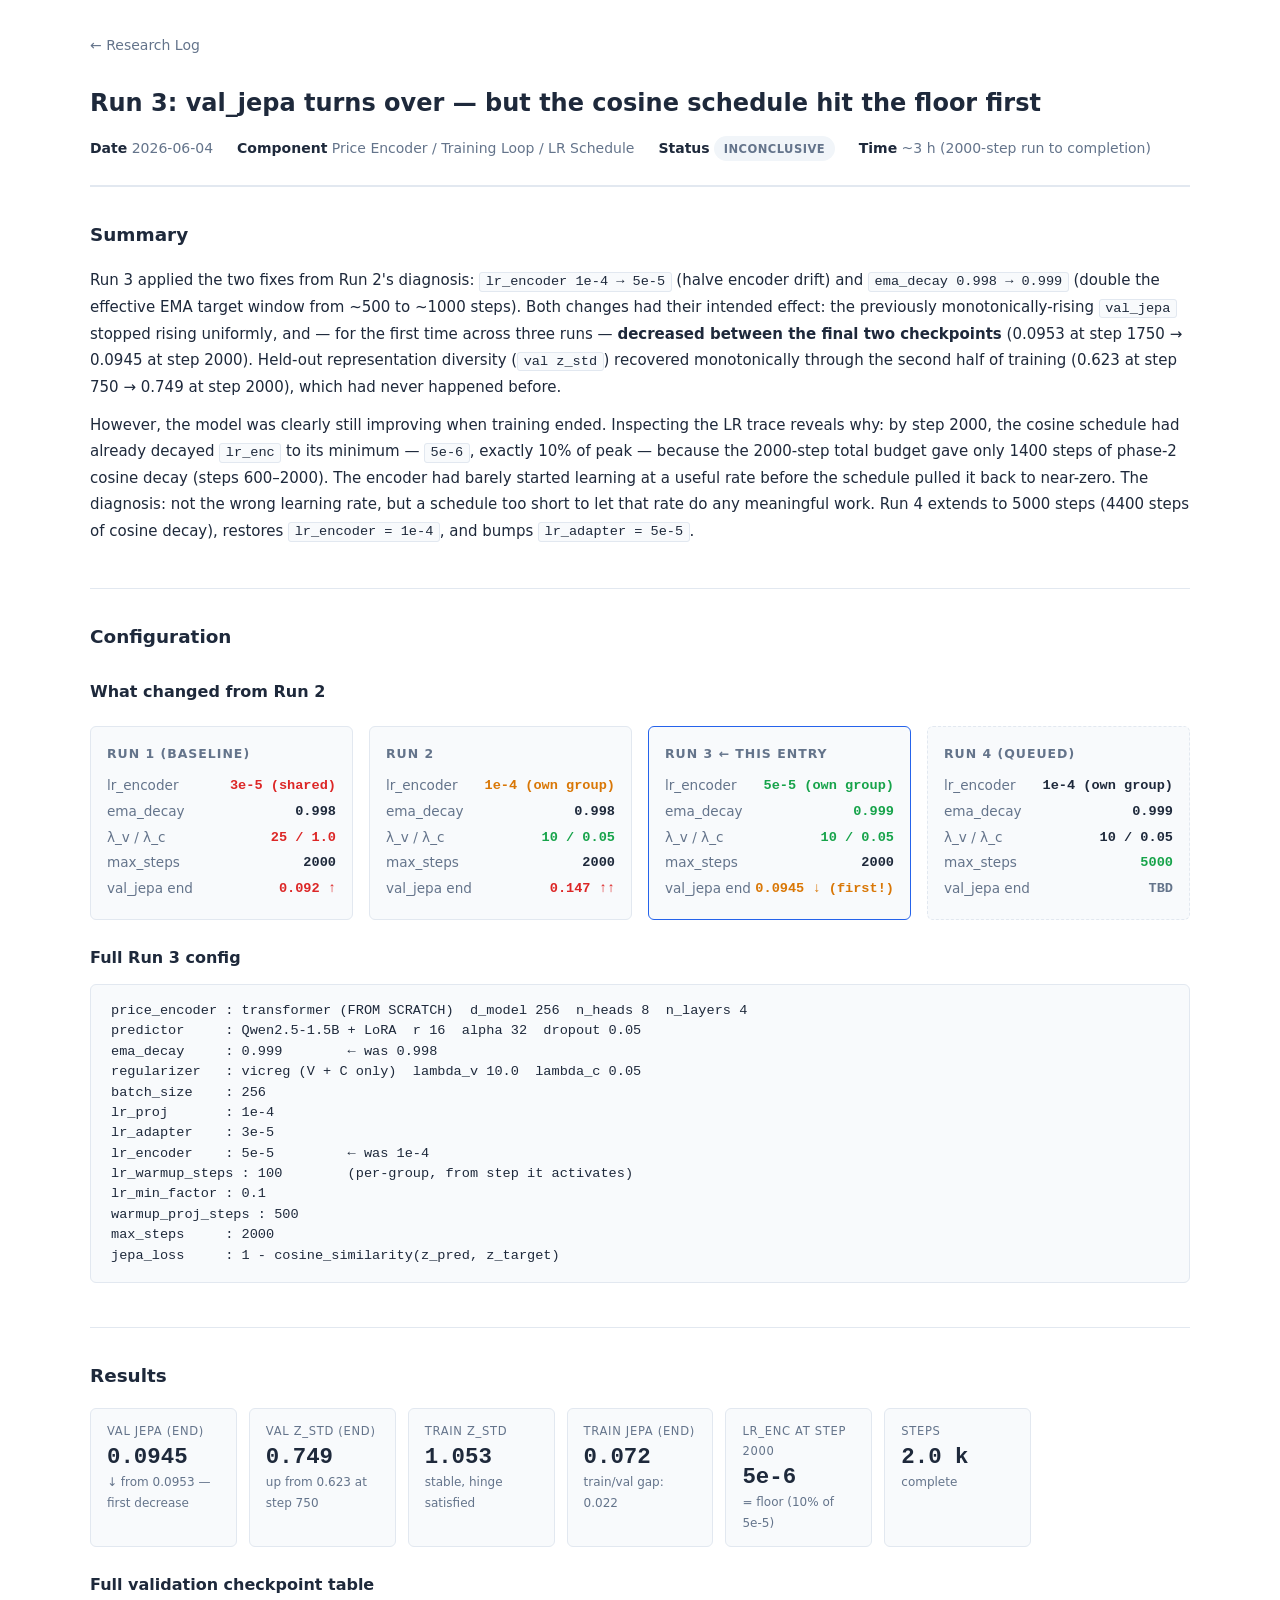
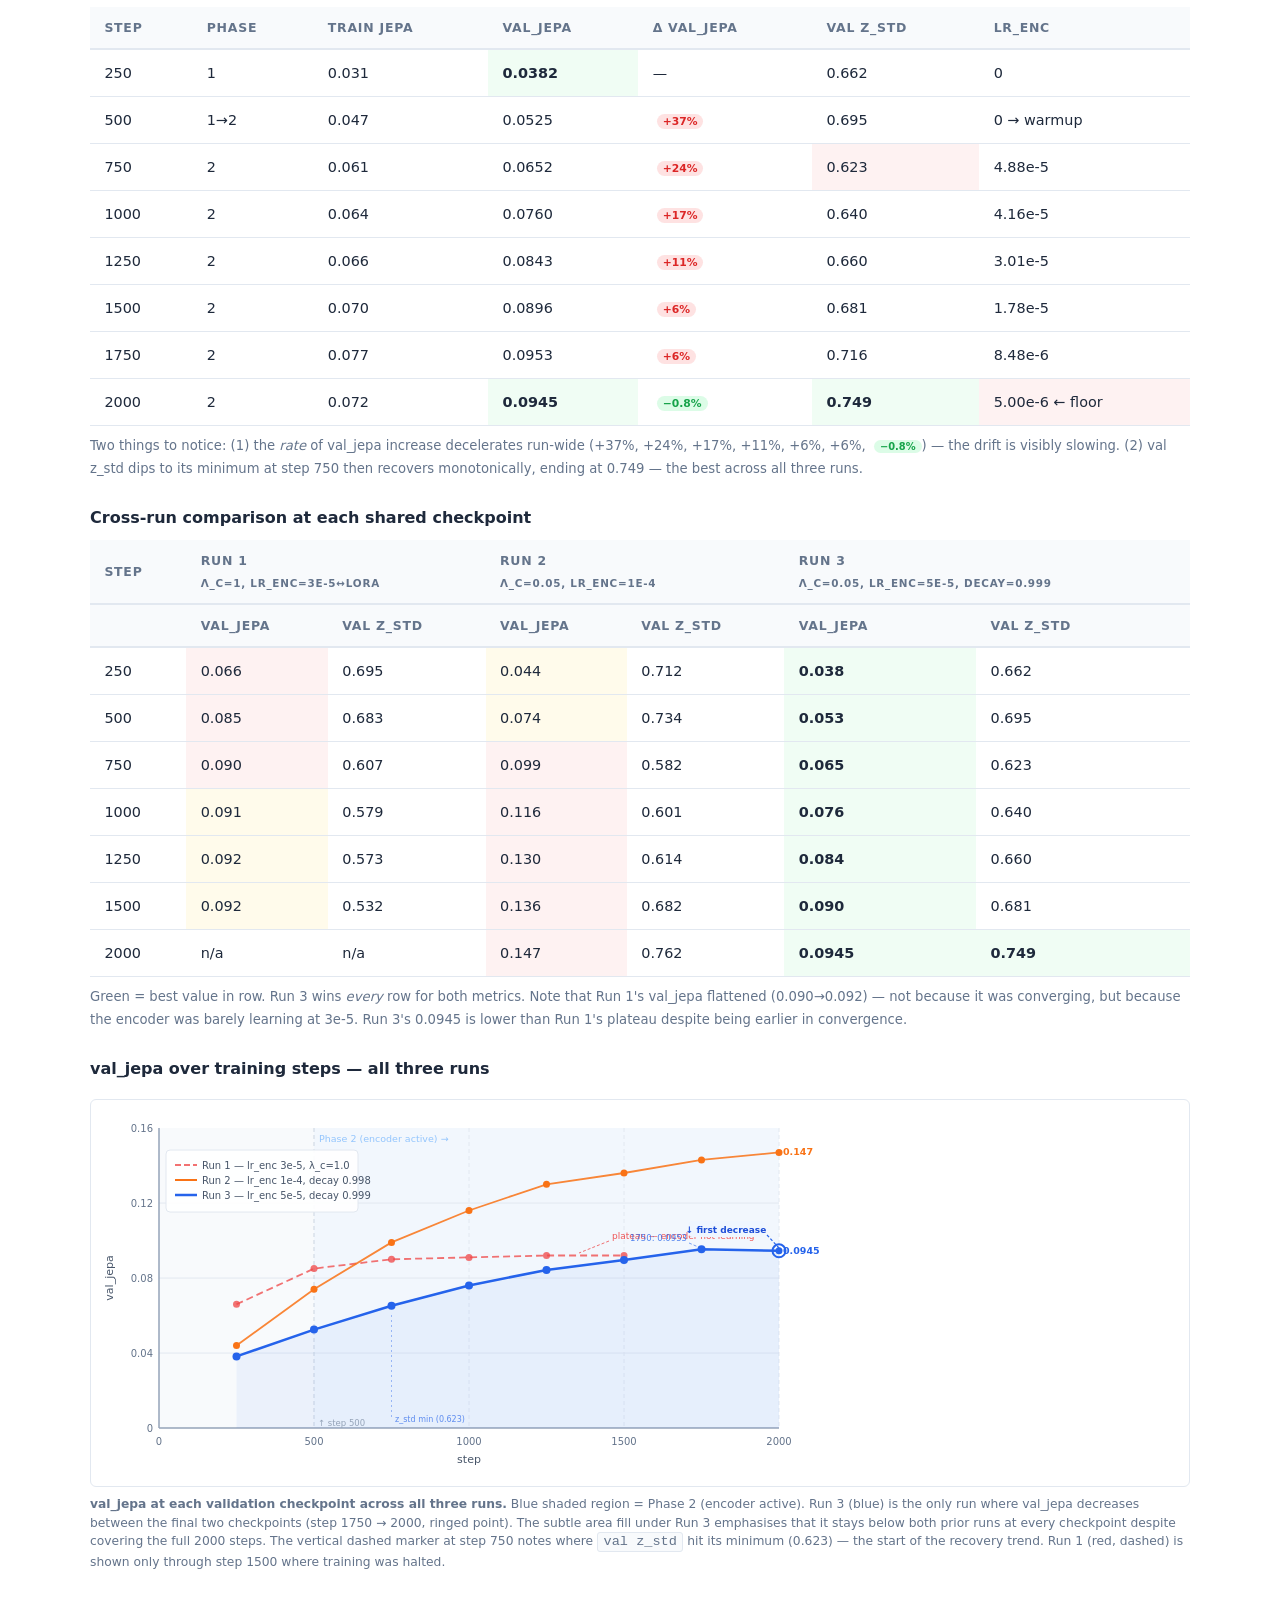
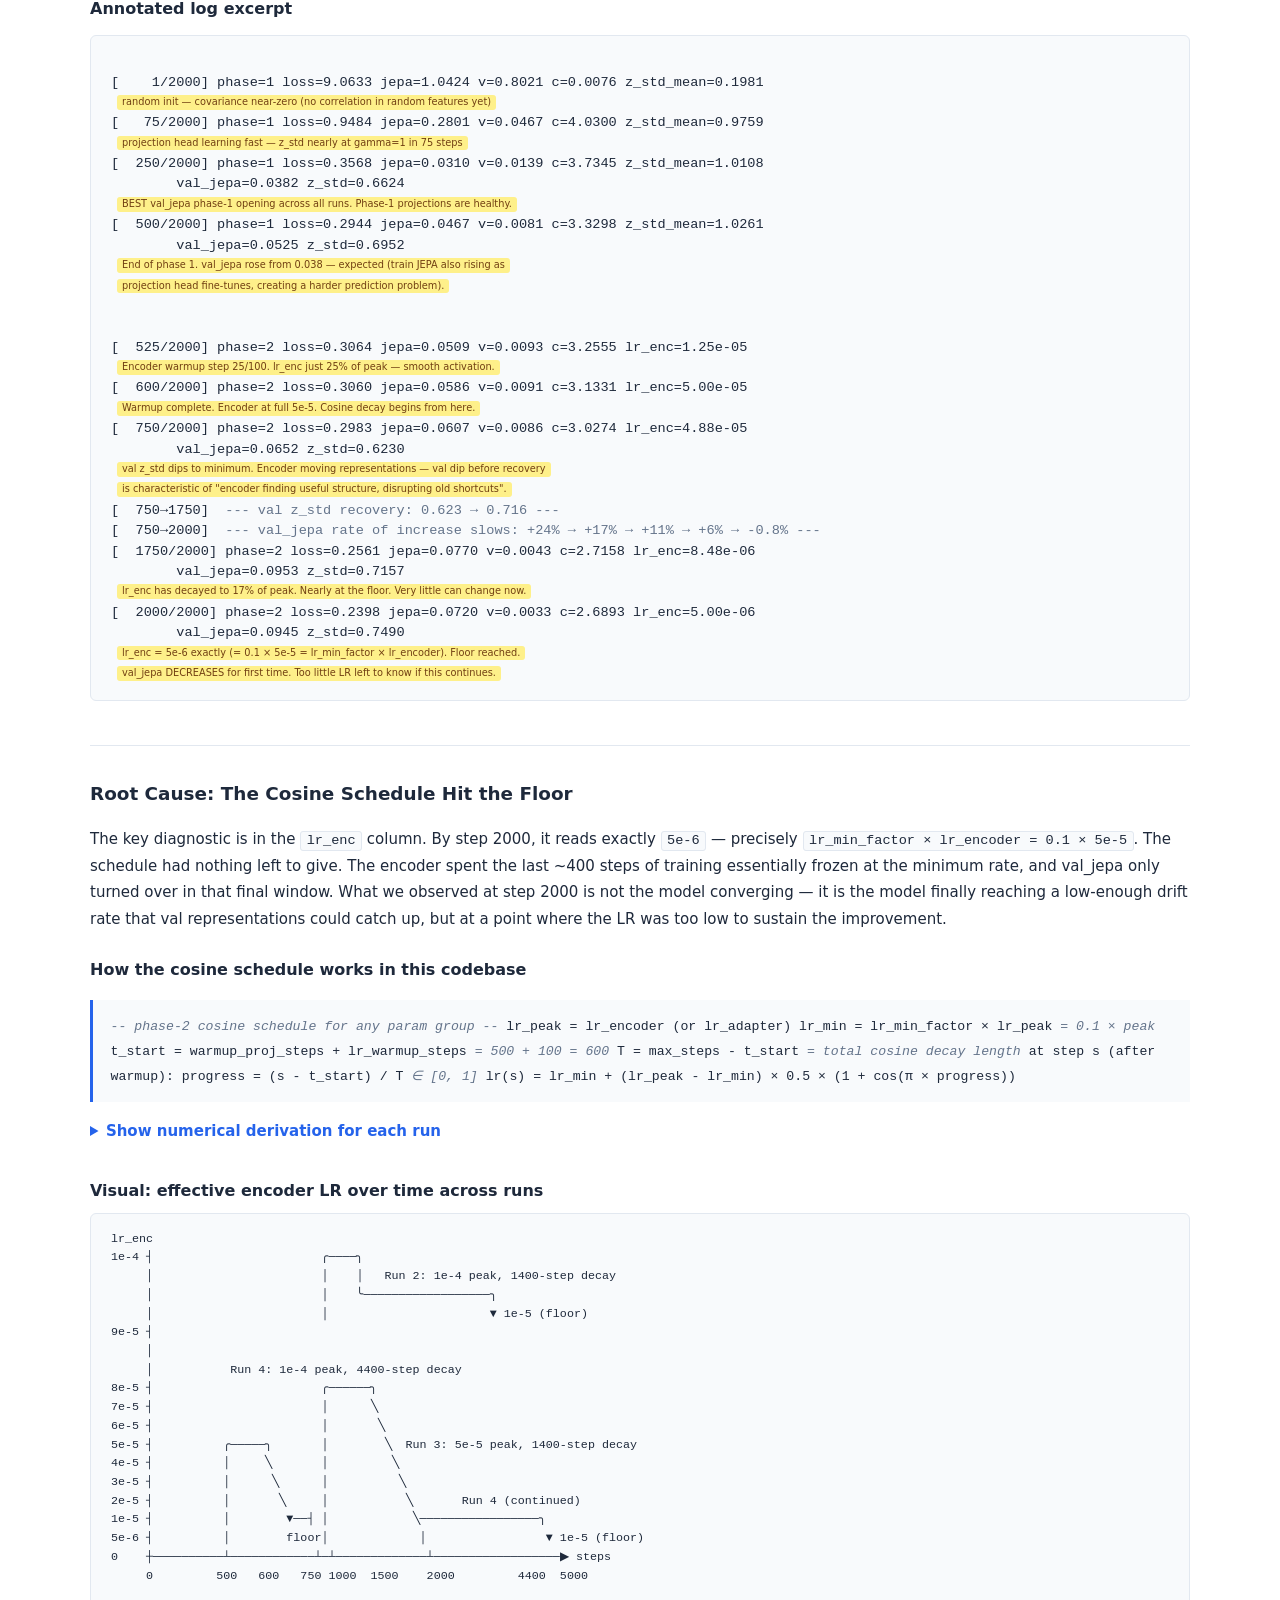
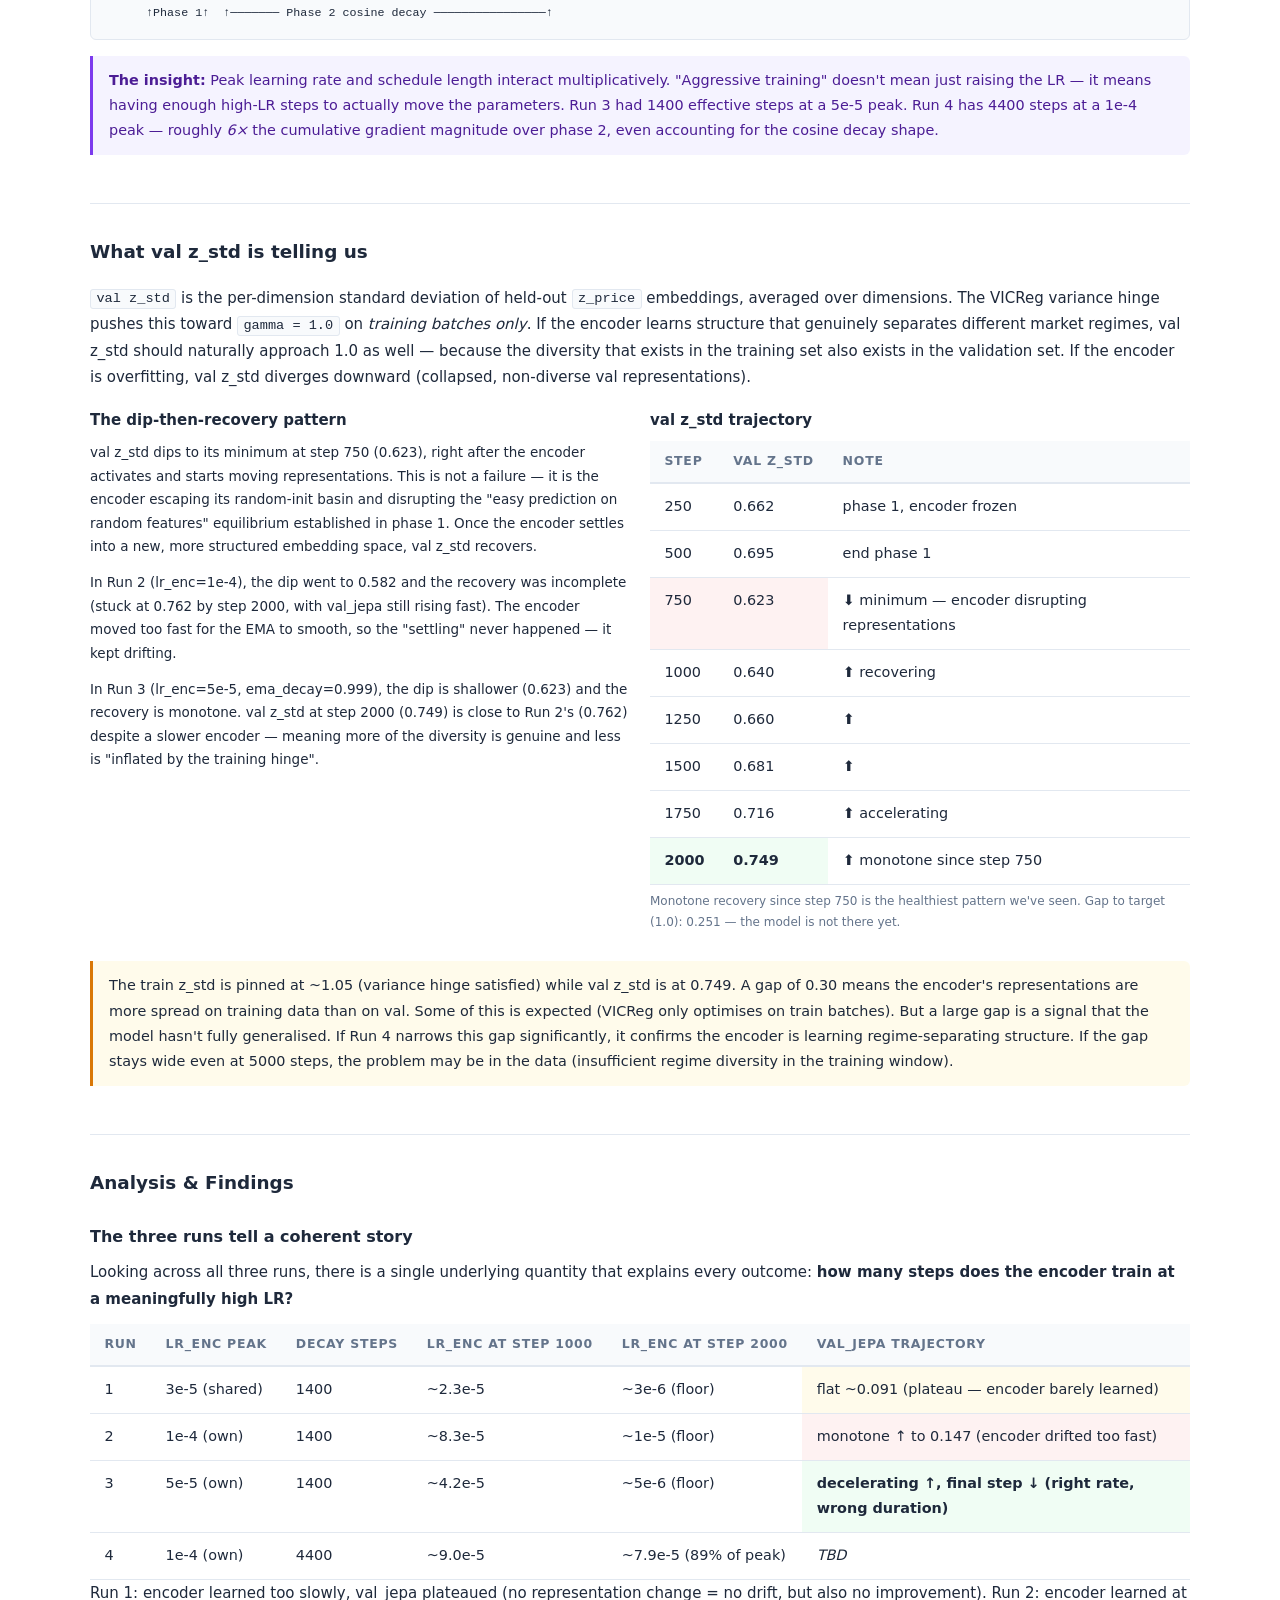
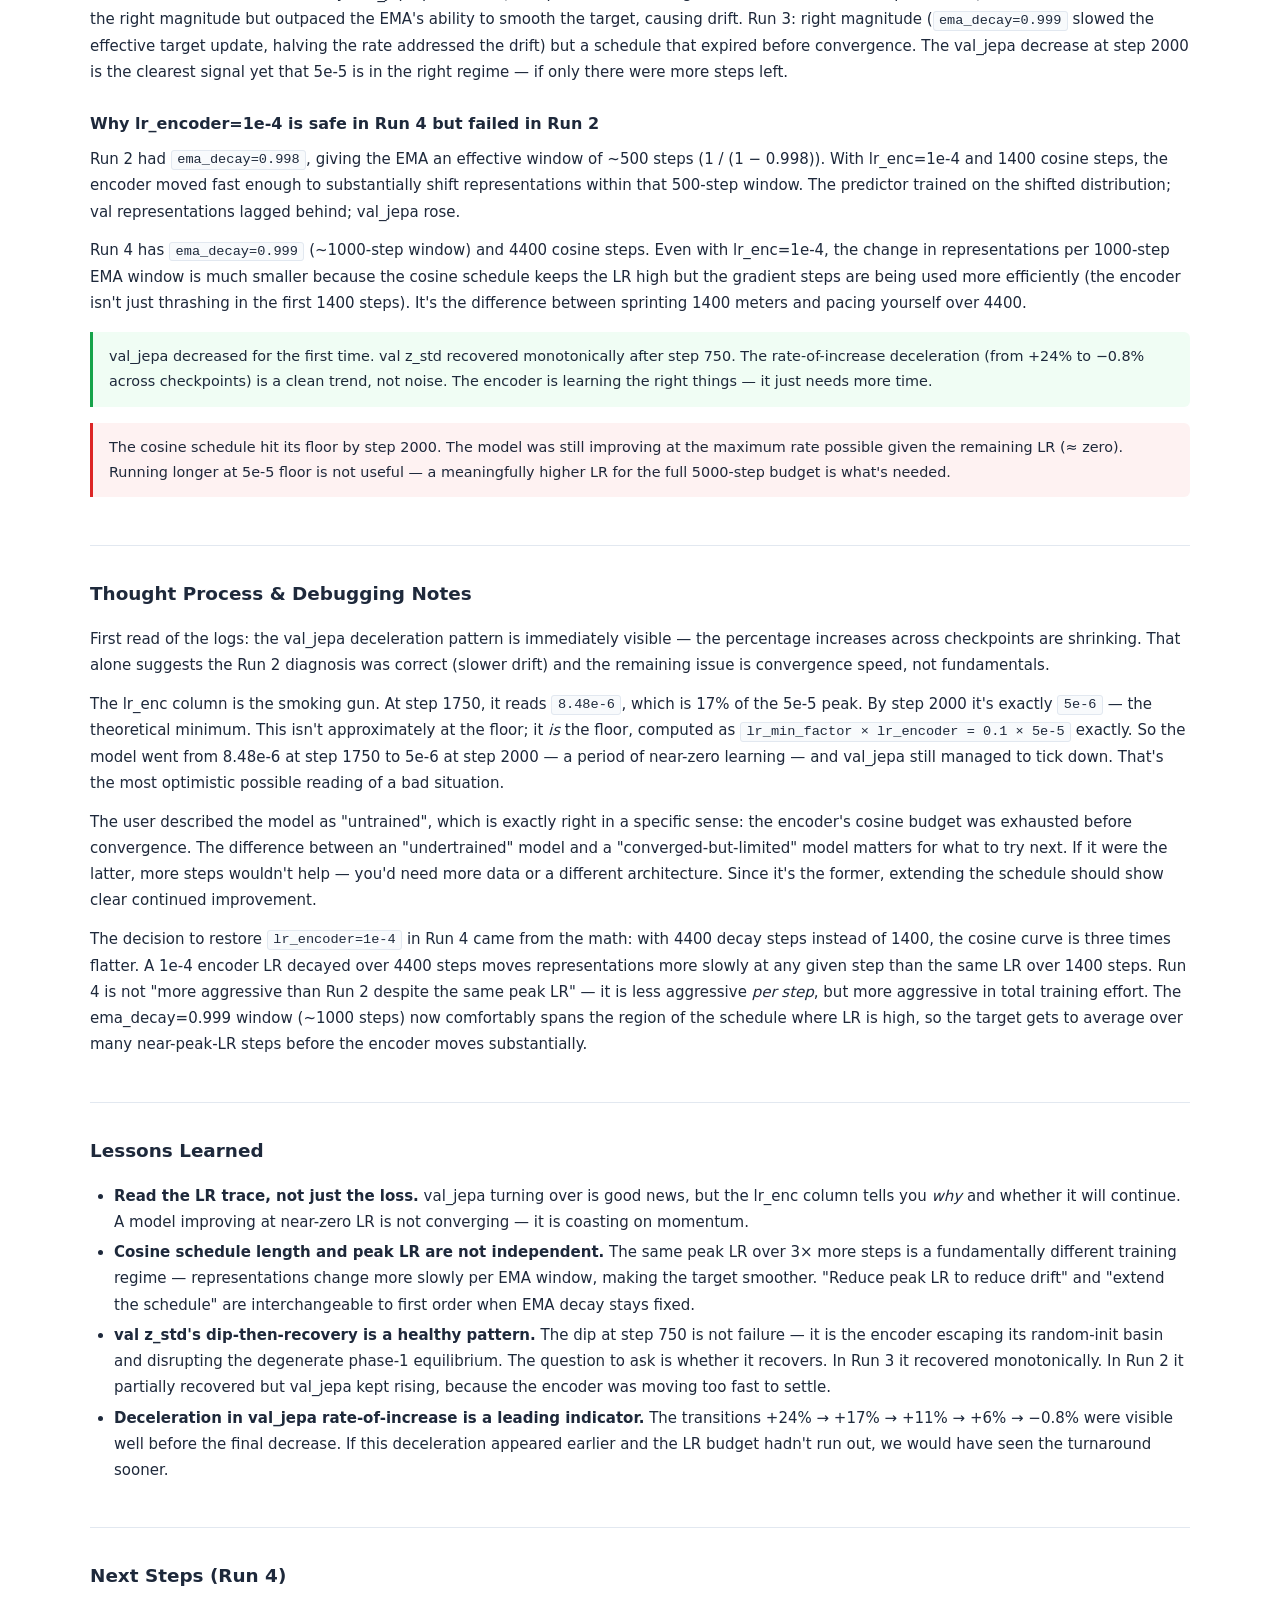
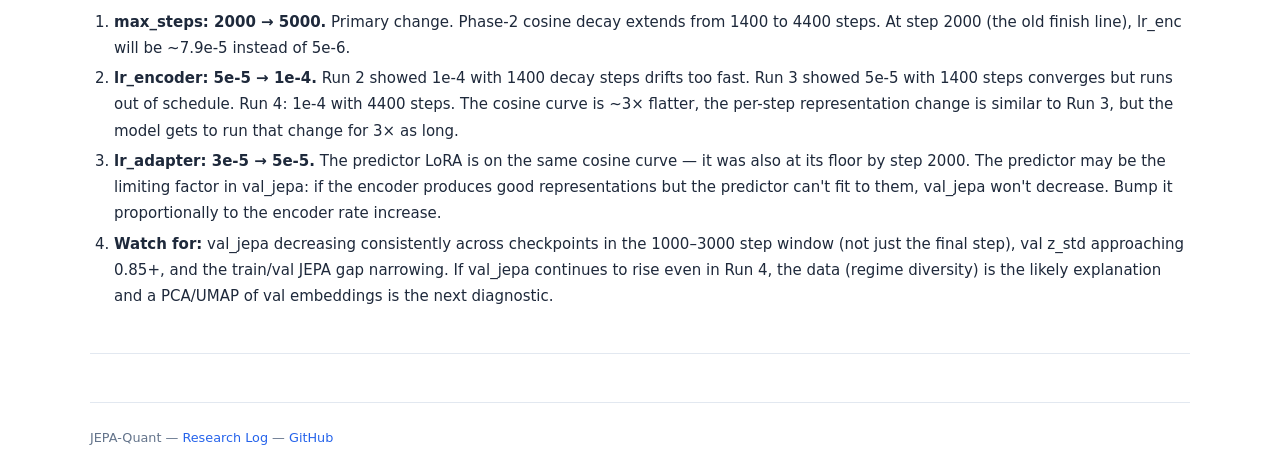
<file: research_log/entries/2026-06-04_run3-schedule-bottleneck.html>
<!DOCTYPE html>
<html lang="en">
<head>
  <meta charset="UTF-8">
  <meta name="viewport" content="width=device-width, initial-scale=1.0">
  <meta name="finding" content="First val_jepa decrease (0.0953→0.0945) and monotone val z_std recovery (0.623→0.749). Root cause: cosine schedule decayed lr_enc to its 10% floor by step 2000 — only 1500 steps of active encoder training. Run 4: max_steps 2000→5000, keeping same peaks.">
  <title>Run 3: val_jepa turns over — but the cosine schedule hit the floor first | JEPA-Quant Log</title>
  <link rel="stylesheet" href="../assets/style.css">
  <style>
    /* ── annotations on code lines ── */
    .ann {
      display: inline-block;
      background: #fef08a;
      color: #713f12;
      font-size: 0.72em;
      font-family: var(--font);
      border-radius: 3px;
      padding: 0 5px;
      margin-left: 6px;
      vertical-align: middle;
      white-space: nowrap;
    }
    @media (prefers-color-scheme: dark) {
      .ann { background: #422006; color: #fef08a; }
    }

    /* ── run comparison grid ── */
    .run-grid {
      display: grid;
      grid-template-columns: repeat(auto-fit, minmax(210px, 1fr));
      gap: 1rem;
      margin: 1.25rem 0;
    }
    .run-card {
      border: 1px solid var(--border);
      border-radius: var(--radius);
      padding: 1rem;
      background: var(--surface);
    }
    .run-card h4 {
      font-size: 0.78rem;
      text-transform: uppercase;
      letter-spacing: 0.08em;
      color: var(--text-muted);
      margin-bottom: 0.6rem;
    }
    .run-card .kv { display: flex; justify-content: space-between; font-size: 0.85rem; margin: 2px 0; }
    .run-card .kv .k { color: var(--text-muted); }
    .run-card .kv .v { font-family: var(--font-mono); font-weight: 600; }
    .run-card .kv .v.good { color: #16a34a; }
    .run-card .kv .v.bad  { color: #dc2626; }
    .run-card .kv .v.warn { color: #d97706; }

    /* ── delta pill ── */
    .delta { font-size: 0.75em; padding: 1px 6px; border-radius: 99px; margin-left: 4px; font-weight: 600; }
    .delta.up   { background: #fee2e2; color: #dc2626; }
    .delta.down { background: #dcfce7; color: #16a34a; }
    .delta.flat { background: #f1f5f9; color: #64748b; }
    @media (prefers-color-scheme: dark) {
      .delta.up   { background: #7f1d1d; color: #fca5a5; }
      .delta.down { background: #14532d; color: #86efac; }
      .delta.flat { background: #1e293b; color: #94a3b8; }
    }

    /* ── math block ── */
    .math {
      background: var(--surface);
      border-left: 3px solid var(--accent);
      padding: 0.85rem 1.1rem;
      margin: 1rem 0;
      font-family: var(--font-mono);
      font-size: 0.88em;
      line-height: 1.9;
      overflow-x: auto;
    }
    .math .comment { color: var(--text-muted); font-style: italic; }

    /* ── schedule diagram ── */
    .schedule-diagram {
      background: var(--surface);
      border: 1px solid var(--border);
      border-radius: var(--radius);
      padding: 1rem 1.25rem;
      font-family: var(--font-mono);
      font-size: 0.78em;
      line-height: 1.6;
      overflow-x: auto;
      white-space: pre;
    }

    /* ── insight callout ── */
    .callout.insight {
      background: #f5f3ff;
      border-left-color: #7c3aed;
      color: #4c1d95;
    }
    @media (prefers-color-scheme: dark) {
      .callout.insight { background: #2e1065; color: #ddd6fe; }
    }

    /* ── annotated table cells ── */
    td.hi { background: #f0fdf4; font-weight: 600; }
    td.lo { background: #fef2f2; }
    td.mid { background: #fffbeb; }
    @media (prefers-color-scheme: dark) {
      td.hi { background: #14532d; }
      td.lo { background: #7f1d1d; }
      td.mid { background: #78350f; }
    }

    /* ── two-column layout ── */
    .two-col { display: grid; grid-template-columns: 1fr 1fr; gap: 1.25rem; margin: 1rem 0; }
    @media (max-width: 700px) { .two-col { grid-template-columns: 1fr; } }

    details summary { cursor: pointer; font-weight: 600; color: var(--accent); margin: 0.5rem 0; }
    details[open] summary { margin-bottom: 0.75rem; }

    .stamp {
      display: inline-block;
      font-size: 0.72em;
      font-family: var(--font-mono);
      background: var(--accent-light);
      color: var(--accent);
      border-radius: 3px;
      padding: 1px 6px;
    }
    mark { background: #fef08a; color: inherit; border-radius: 2px; padding: 0 2px; }
    @media (prefers-color-scheme: dark) { mark { background: #422006; } }
  </style>
</head>
<body>
<div class="container">

  <a class="back-link" href="../index.html">&larr; Research Log</a>

  <header class="entry-header">
    <h1>Run 3: val_jepa turns over — but the cosine schedule hit the floor first</h1>
    <div class="entry-meta">
      <span><strong>Date</strong> 2026-06-04</span>
      <span><strong>Component</strong> Price Encoder / Training Loop / LR Schedule</span>
      <span><strong>Status</strong> <span class="badge badge-inconclusive">Inconclusive</span></span>
      <span><strong>Time</strong> ~3 h (2000-step run to completion)</span>
    </div>
  </header>


  <!-- ═══ SUMMARY ═══ -->
  <section class="section">
    <h2>Summary</h2>
    <p>
      Run 3 applied the two fixes from Run 2's diagnosis: <code>lr_encoder 1e-4 → 5e-5</code>
      (halve encoder drift) and <code>ema_decay 0.998 → 0.999</code> (double the effective EMA
      target window from ~500 to ~1000 steps). Both changes had their intended effect: the
      previously monotonically-rising <code>val_jepa</code> stopped rising uniformly, and —
      for the first time across three runs — <strong>decreased between the final two checkpoints</strong>
      (0.0953 at step 1750 → 0.0945 at step 2000). Held-out representation diversity
      (<code>val z_std</code>) recovered monotonically through the second half of training
      (0.623 at step 750 → 0.749 at step 2000), which had never happened before.
    </p>
    <p>
      However, the model was clearly still improving when training ended. Inspecting the LR
      trace reveals why: by step 2000, the cosine schedule had already decayed
      <code>lr_enc</code> to its minimum — <code>5e-6</code>, exactly 10% of peak — because
      the 2000-step total budget gave only 1400 steps of phase-2 cosine decay (steps 600–2000).
      The encoder had barely started learning at a useful rate before the schedule pulled it
      back to near-zero. The diagnosis: not the wrong learning rate, but a schedule too short
      to let that rate do any meaningful work. Run 4 extends to 5000 steps (4400 steps of
      cosine decay), restores <code>lr_encoder = 1e-4</code>, and bumps
      <code>lr_adapter = 5e-5</code>.
    </p>
  </section>


  <!-- ═══ SETUP ═══ -->
  <section class="section">
    <h2>Configuration</h2>

    <h3>What changed from Run 2</h3>
    <div class="run-grid">
      <div class="run-card">
        <h4>Run 1 (baseline)</h4>
        <div class="kv"><span class="k">lr_encoder</span><span class="v bad">3e-5 (shared)</span></div>
        <div class="kv"><span class="k">ema_decay</span><span class="v">0.998</span></div>
        <div class="kv"><span class="k">λ_v / λ_c</span><span class="v bad">25 / 1.0</span></div>
        <div class="kv"><span class="k">max_steps</span><span class="v">2000</span></div>
        <div class="kv"><span class="k">val_jepa end</span><span class="v bad">0.092 ↑</span></div>
      </div>
      <div class="run-card">
        <h4>Run 2</h4>
        <div class="kv"><span class="k">lr_encoder</span><span class="v warn">1e-4 (own group)</span></div>
        <div class="kv"><span class="k">ema_decay</span><span class="v">0.998</span></div>
        <div class="kv"><span class="k">λ_v / λ_c</span><span class="v good">10 / 0.05</span></div>
        <div class="kv"><span class="k">max_steps</span><span class="v">2000</span></div>
        <div class="kv"><span class="k">val_jepa end</span><span class="v bad">0.147 ↑↑</span></div>
      </div>
      <div class="run-card" style="border-color: var(--accent);">
        <h4>Run 3 ← this entry</h4>
        <div class="kv"><span class="k">lr_encoder</span><span class="v good">5e-5 (own group)</span></div>
        <div class="kv"><span class="k">ema_decay</span><span class="v good">0.999</span></div>
        <div class="kv"><span class="k">λ_v / λ_c</span><span class="v good">10 / 0.05</span></div>
        <div class="kv"><span class="k">max_steps</span><span class="v">2000</span></div>
        <div class="kv"><span class="k">val_jepa end</span><span class="v warn">0.0945 ↓ (first!)</span></div>
      </div>
      <div class="run-card" style="border-style: dashed;">
        <h4>Run 4 (queued)</h4>
        <div class="kv"><span class="k">lr_encoder</span><span class="v">1e-4 (own group)</span></div>
        <div class="kv"><span class="k">ema_decay</span><span class="v">0.999</span></div>
        <div class="kv"><span class="k">λ_v / λ_c</span><span class="v">10 / 0.05</span></div>
        <div class="kv"><span class="k">max_steps</span><span class="v good">5000</span></div>
        <div class="kv"><span class="k">val_jepa end</span><span class="v" style="color:var(--text-muted)">TBD</span></div>
      </div>
    </div>

    <h3>Full Run 3 config</h3>
    <pre><code>price_encoder : transformer (FROM SCRATCH)  d_model 256  n_heads 8  n_layers 4
predictor     : Qwen2.5-1.5B + LoRA  r 16  alpha 32  dropout 0.05
ema_decay     : 0.999        ← was 0.998
regularizer   : vicreg (V + C only)  lambda_v 10.0  lambda_c 0.05
batch_size    : 256
lr_proj       : 1e-4
lr_adapter    : 3e-5
lr_encoder    : 5e-5         ← was 1e-4
lr_warmup_steps : 100        (per-group, from step it activates)
lr_min_factor : 0.1
warmup_proj_steps : 500
max_steps     : 2000
jepa_loss     : 1 - cosine_similarity(z_pred, z_target)</code></pre>
  </section>


  <!-- ═══ RESULTS ═══ -->
  <section class="section">
    <h2>Results</h2>

    <div class="metrics">
      <div class="metric">
        <div class="metric-name">val JEPA (end)</div>
        <div class="metric-value">0.0945</div>
        <div class="metric-note">↓ from 0.0953 — first decrease</div>
      </div>
      <div class="metric">
        <div class="metric-name">val z_std (end)</div>
        <div class="metric-value">0.749</div>
        <div class="metric-note">up from 0.623 at step 750</div>
      </div>
      <div class="metric">
        <div class="metric-name">train z_std</div>
        <div class="metric-value">1.053</div>
        <div class="metric-note">stable, hinge satisfied</div>
      </div>
      <div class="metric">
        <div class="metric-name">train JEPA (end)</div>
        <div class="metric-value">0.072</div>
        <div class="metric-note">train/val gap: 0.022</div>
      </div>
      <div class="metric">
        <div class="metric-name">lr_enc at step 2000</div>
        <div class="metric-value">5e-6</div>
        <div class="metric-note">= floor (10% of 5e-5)</div>
      </div>
      <div class="metric">
        <div class="metric-name">steps</div>
        <div class="metric-value">2.0 k</div>
        <div class="metric-note">complete</div>
      </div>
    </div>

    <h3>Full validation checkpoint table</h3>
    <div class="table-wrap">
      <table>
        <thead>
          <tr>
            <th>step</th><th>phase</th>
            <th>train jepa</th><th>val_jepa</th><th>Δ val_jepa</th>
            <th>val z_std</th><th>lr_enc</th>
          </tr>
        </thead>
        <tbody>
          <tr>
            <td>250</td><td>1</td>
            <td>0.031</td><td class="hi">0.0382</td><td>—</td>
            <td>0.662</td><td>0</td>
          </tr>
          <tr>
            <td>500</td><td>1→2</td>
            <td>0.047</td><td>0.0525</td><td><span class="delta up">+37%</span></td>
            <td>0.695</td><td>0 → warmup</td>
          </tr>
          <tr>
            <td>750</td><td>2</td>
            <td>0.061</td><td>0.0652</td><td><span class="delta up">+24%</span></td>
            <td class="lo">0.623</td><td>4.88e-5</td>
          </tr>
          <tr>
            <td>1000</td><td>2</td>
            <td>0.064</td><td>0.0760</td><td><span class="delta up">+17%</span></td>
            <td>0.640</td><td>4.16e-5</td>
          </tr>
          <tr>
            <td>1250</td><td>2</td>
            <td>0.066</td><td>0.0843</td><td><span class="delta up">+11%</span></td>
            <td>0.660</td><td>3.01e-5</td>
          </tr>
          <tr>
            <td>1500</td><td>2</td>
            <td>0.070</td><td>0.0896</td><td><span class="delta up">+6%</span></td>
            <td>0.681</td><td>1.78e-5</td>
          </tr>
          <tr>
            <td>1750</td><td>2</td>
            <td>0.077</td><td>0.0953</td><td><span class="delta up">+6%</span></td>
            <td>0.716</td><td>8.48e-6</td>
          </tr>
          <tr>
            <td>2000</td><td>2</td>
            <td>0.072</td><td class="hi">0.0945</td><td><span class="delta down">−0.8%</span></td>
            <td class="hi">0.749</td><td class="lo">5.00e-6 ← floor</td>
          </tr>
        </tbody>
      </table>
    </div>

    <p style="margin-top:0.5rem; font-size:0.88em; color:var(--text-muted);">
      Two things to notice: (1) the <em>rate</em> of val_jepa increase decelerates run-wide
      (+37%, +24%, +17%, +11%, +6%, +6%, <span class="delta down">−0.8%</span>) —
      the drift is visibly slowing. (2) val z_std dips to its minimum at step 750
      then recovers monotonically, ending at 0.749 — the best across all three runs.
    </p>

    <h3>Cross-run comparison at each shared checkpoint</h3>
    <div class="table-wrap">
      <table>
        <thead>
          <tr>
            <th>step</th>
            <th colspan="2">Run 1<br><small>λ_c=1, lr_enc=3e-5↔LoRA</small></th>
            <th colspan="2">Run 2<br><small>λ_c=0.05, lr_enc=1e-4</small></th>
            <th colspan="2">Run 3<br><small>λ_c=0.05, lr_enc=5e-5, decay=0.999</small></th>
          </tr>
          <tr>
            <th></th>
            <th>val_jepa</th><th>val z_std</th>
            <th>val_jepa</th><th>val z_std</th>
            <th>val_jepa</th><th>val z_std</th>
          </tr>
        </thead>
        <tbody>
          <tr>
            <td>250</td>
            <td class="lo">0.066</td><td>0.695</td>
            <td class="mid">0.044</td><td>0.712</td>
            <td class="hi">0.038</td><td>0.662</td>
          </tr>
          <tr>
            <td>500</td>
            <td class="lo">0.085</td><td>0.683</td>
            <td class="mid">0.074</td><td>0.734</td>
            <td class="hi">0.053</td><td>0.695</td>
          </tr>
          <tr>
            <td>750</td>
            <td class="lo">0.090</td><td>0.607</td>
            <td class="lo">0.099</td><td>0.582</td>
            <td class="hi">0.065</td><td>0.623</td>
          </tr>
          <tr>
            <td>1000</td>
            <td class="mid">0.091</td><td>0.579</td>
            <td class="lo">0.116</td><td>0.601</td>
            <td class="hi">0.076</td><td>0.640</td>
          </tr>
          <tr>
            <td>1250</td>
            <td class="mid">0.092</td><td>0.573</td>
            <td class="lo">0.130</td><td>0.614</td>
            <td class="hi">0.084</td><td>0.660</td>
          </tr>
          <tr>
            <td>1500</td>
            <td class="mid">0.092</td><td>0.532</td>
            <td class="lo">0.136</td><td>0.682</td>
            <td class="hi">0.090</td><td>0.681</td>
          </tr>
          <tr>
            <td>2000</td>
            <td>n/a</td><td>n/a</td>
            <td class="lo">0.147</td><td>0.762</td>
            <td class="hi">0.0945</td><td class="hi">0.749</td>
          </tr>
        </tbody>
      </table>
    </div>
    <p style="margin-top:0.5rem; font-size:0.88em; color:var(--text-muted);">
      Green = best value in row. Run 3 wins <em>every</em> row for both metrics.
      Note that Run 1's val_jepa flattened (0.090→0.092) — not because it was
      converging, but because the encoder was barely learning at 3e-5. Run 3's
      0.0945 is lower than Run 1's plateau despite being earlier in convergence.
    </p>

    <h3>val_jepa over training steps — all three runs</h3>
    <figure style="margin: 1rem 0;">
      <!--
        SVG chart — inline, no image files.
        Plot area: x∈[60,680], y∈[20,320]  (width=620, height=300)
        X: x(step) = 60 + step × 0.31
        Y: y(v)    = 320 − v × 1875   (inverted: high val_jepa → low y → high on screen)

        Run 1 checkpoints: 250,500,750,1000,1250,1500
        Run 2 checkpoints: 250,500,750,1000,1250,1500,1750,2000
        Run 3 checkpoints: 250,500,750,1000,1250,1500,1750,2000
      -->
      <div style="background:#fff; border:1px solid #e2e8f0; border-radius:6px; padding:0.5rem; overflow-x:auto;">
        <svg viewBox="0 0 720 370" xmlns="http://www.w3.org/2000/svg"
             style="width:100%; max-width:720px; display:block; font-family:system-ui,sans-serif;">

          <!-- ── chart background ── -->
          <rect x="60" y="20" width="620" height="300" fill="#f8fafc" rx="3"/>

          <!-- ── phase 2 shaded region (step 500 → 2000, x=215→680) ── -->
          <rect x="215" y="20" width="465" height="300" fill="#eff6ff" opacity="0.55"/>
          <text x="220" y="34" font-size="9.5" fill="#93c5fd">Phase 2 (encoder active) →</text>

          <!-- ── Y grid lines ── -->
          <!-- y=0.04 → y_px=245 -->
          <line x1="60" y1="245" x2="680" y2="245" stroke="#e2e8f0" stroke-width="1"/>
          <!-- y=0.08 → y_px=170 -->
          <line x1="60" y1="170" x2="680" y2="170" stroke="#e2e8f0" stroke-width="1"/>
          <!-- y=0.12 → y_px=95 -->
          <line x1="60" y1="95"  x2="680" y2="95"  stroke="#e2e8f0" stroke-width="1"/>

          <!-- ── X grid lines (dashed) ── -->
          <line x1="215" y1="20" x2="215" y2="320" stroke="#cbd5e1" stroke-width="1" stroke-dasharray="4,3"/>
          <line x1="370" y1="20" x2="370" y2="320" stroke="#e2e8f0" stroke-width="1" stroke-dasharray="4,3"/>
          <line x1="525" y1="20" x2="525" y2="320" stroke="#e2e8f0" stroke-width="1" stroke-dasharray="4,3"/>
          <line x1="680" y1="20" x2="680" y2="320" stroke="#e2e8f0" stroke-width="1" stroke-dasharray="4,3"/>

          <!-- ── axes ── -->
          <line x1="60" y1="320" x2="680" y2="320" stroke="#94a3b8" stroke-width="1.5"/>
          <line x1="60" y1="20"  x2="60"  y2="320" stroke="#94a3b8" stroke-width="1.5"/>

          <!-- ── Y axis labels ── -->
          <text x="54" y="249" font-size="10" fill="#64748b" text-anchor="end">0.04</text>
          <text x="54" y="174" font-size="10" fill="#64748b" text-anchor="end">0.08</text>
          <text x="54" y="99"  font-size="10" fill="#64748b" text-anchor="end">0.12</text>
          <text x="54" y="24"  font-size="10" fill="#64748b" text-anchor="end">0.16</text>
          <text x="54" y="324" font-size="10" fill="#64748b" text-anchor="end">0</text>

          <!-- ── X axis labels ── -->
          <text x="60"  y="337" font-size="10" fill="#64748b" text-anchor="middle">0</text>
          <text x="215" y="337" font-size="10" fill="#64748b" text-anchor="middle">500</text>
          <text x="370" y="337" font-size="10" fill="#64748b" text-anchor="middle">1000</text>
          <text x="525" y="337" font-size="10" fill="#64748b" text-anchor="middle">1500</text>
          <text x="680" y="337" font-size="10" fill="#64748b" text-anchor="middle">2000</text>

          <!-- ── axis titles ── -->
          <text x="370" y="355" font-size="11" fill="#475569" text-anchor="middle">step</text>
          <text x="14" y="170" font-size="11" fill="#475569" text-anchor="middle"
                transform="rotate(-90 14 170)">val_jepa</text>

          <!--
            ══════════════════════════════════════════════════
            RUN 1  —  red, dashed (ended at step 1500)
            lr_enc = 3e-5 shared, λ_c=1.0
            Points: (250,0.066)(500,0.085)(750,0.090)(1000,0.091)(1250,0.092)(1500,0.092)
            x: 137.5 215 292.5 370 447.5 525
            y: 196.3 160.6 151.3 149.4 147.5 147.5
            ══════════════════════════════════════════════════
          -->
          <polyline
            points="137.5,196.3 215,160.6 292.5,151.3 370,149.4 447.5,147.5 525,147.5"
            fill="none" stroke="#ef4444" stroke-width="1.8" stroke-dasharray="7,4" opacity="0.75"/>
          <circle cx="137.5" cy="196.3" r="3.5" fill="#ef4444" opacity="0.75"/>
          <circle cx="215"   cy="160.6" r="3.5" fill="#ef4444" opacity="0.75"/>
          <circle cx="292.5" cy="151.3" r="3.5" fill="#ef4444" opacity="0.75"/>
          <circle cx="370"   cy="149.4" r="3.5" fill="#ef4444" opacity="0.75"/>
          <circle cx="447.5" cy="147.5" r="3.5" fill="#ef4444" opacity="0.75"/>
          <circle cx="525"   cy="147.5" r="3.5" fill="#ef4444" opacity="0.75"/>
          <!-- plateau annotation -->
          <line x1="510" y1="133" x2="480" y2="145" stroke="#ef4444" stroke-width="1"
                stroke-dasharray="3,2" opacity="0.75"/>
          <text x="513" y="131" font-size="9" fill="#ef4444" opacity="0.9">plateau — encoder not learning</text>

          <!--
            ══════════════════════════════════════════════════
            RUN 2  —  orange (monotone rise, 2000 steps)
            lr_enc = 1e-4, λ_c=0.05, ema_decay=0.998
            Points: (250,0.044)(500,0.074)(750,0.099)(1000,0.116)
                    (1250,0.130)(1500,0.136)(1750,0.143)(2000,0.147)
            x: 137.5 215 292.5 370 447.5 525 602.5 680
            y: 237.5 181.3 134.4 102.5 76.3 65.0 51.9 44.4
            ══════════════════════════════════════════════════
          -->
          <polyline
            points="137.5,237.5 215,181.3 292.5,134.4 370,102.5 447.5,76.3 525,65.0 602.5,51.9 680,44.4"
            fill="none" stroke="#f97316" stroke-width="1.8" opacity="0.85"/>
          <circle cx="137.5" cy="237.5" r="3.5" fill="#f97316"/>
          <circle cx="215"   cy="181.3" r="3.5" fill="#f97316"/>
          <circle cx="292.5" cy="134.4" r="3.5" fill="#f97316"/>
          <circle cx="370"   cy="102.5" r="3.5" fill="#f97316"/>
          <circle cx="447.5" cy="76.3"  r="3.5" fill="#f97316"/>
          <circle cx="525"   cy="65.0"  r="3.5" fill="#f97316"/>
          <circle cx="602.5" cy="51.9"  r="3.5" fill="#f97316"/>
          <circle cx="680"   cy="44.4"  r="3.5" fill="#f97316"/>
          <!-- terminal label -->
          <text x="684" y="47" font-size="9.5" fill="#f97316" font-weight="600">0.147</text>

          <!--
            ══════════════════════════════════════════════════
            RUN 3  —  blue, bold (first val_jepa dip at step 2000)
            lr_enc = 5e-5, ema_decay=0.999
            Points: (250,0.0382)(500,0.0525)(750,0.0652)(1000,0.0760)
                    (1250,0.0843)(1500,0.0896)(1750,0.0953)(2000,0.0945)
            x: 137.5 215 292.5 370 447.5 525 602.5 680
            y: 248.4 221.6 197.8 177.5 161.9 152.0 141.3 142.8
            NOTE: y increases 141.3→142.8 at step 2000 = val_jepa DECREASES
            ══════════════════════════════════════════════════
          -->
          <!-- subtle area fill under run 3 line to make it pop -->
          <polygon
            points="137.5,248.4 215,221.6 292.5,197.8 370,177.5 447.5,161.9 525,152.0 602.5,141.3 680,142.8 680,320 137.5,320"
            fill="#2563eb" opacity="0.06"/>
          <polyline
            points="137.5,248.4 215,221.6 292.5,197.8 370,177.5 447.5,161.9 525,152.0 602.5,141.3 680,142.8"
            fill="none" stroke="#2563eb" stroke-width="2.5"/>
          <circle cx="137.5" cy="248.4" r="4"   fill="#2563eb"/>
          <circle cx="215"   cy="221.6" r="4"   fill="#2563eb"/>
          <circle cx="292.5" cy="197.8" r="4"   fill="#2563eb"/>
          <circle cx="370"   cy="177.5" r="4"   fill="#2563eb"/>
          <circle cx="447.5" cy="161.9" r="4"   fill="#2563eb"/>
          <circle cx="525"   cy="152.0" r="4"   fill="#2563eb"/>
          <circle cx="602.5" cy="141.3" r="4"   fill="#2563eb"/>
          <!-- final point: ring highlight for the decrease -->
          <circle cx="680"   cy="142.8" r="6.5" fill="none" stroke="#2563eb" stroke-width="2"/>
          <circle cx="680"   cy="142.8" r="3.5" fill="#2563eb"/>
          <!-- leader line + annotation for the dip -->
          <line x1="668" y1="127" x2="680" y2="140" stroke="#2563eb" stroke-width="1.2"
                stroke-dasharray="3,2"/>
          <rect x="590" y="113" width="75" height="16" rx="3" fill="#eff6ff"/>
          <text x="627" y="125" font-size="9" fill="#1d4ed8" text-anchor="middle"
                font-weight="700">↓ first decrease</text>
          <!-- step 1750 annotation: peak before dip -->
          <line x1="590" y1="135" x2="604" y2="141" stroke="#2563eb" stroke-width="1"
                stroke-dasharray="3,2" opacity="0.6"/>
          <text x="588" y="133" font-size="8.5" fill="#2563eb" text-anchor="end"
                opacity="0.8">1750: 0.0953</text>
          <!-- terminal label -->
          <text x="684" y="146" font-size="9.5" fill="#2563eb" font-weight="600">0.0945</text>

          <!-- val z_std dip marker on Run 3 at step 750 (z_std = 0.623, lowest) -->
          <line x1="292.5" y1="207" x2="292.5" y2="310" stroke="#2563eb" stroke-width="1"
                stroke-dasharray="2,3" opacity="0.4"/>
          <text x="296" y="314" font-size="8" fill="#2563eb" opacity="0.7">z_std min (0.623)</text>

          <!--
            ── Legend ──
          -->
          <rect x="67" y="42" width="192" height="62" rx="4"
                fill="white" fill-opacity="0.92" stroke="#e2e8f0"/>
          <!-- Run 1 -->
          <line x1="76" y1="57" x2="98" y2="57" stroke="#ef4444" stroke-width="2"
                stroke-dasharray="6,3" opacity="0.75"/>
          <text x="103" y="61" font-size="10" fill="#475569">
            Run 1 — lr_enc 3e-5, λ_c=1.0
          </text>
          <!-- Run 2 -->
          <line x1="76" y1="72" x2="98" y2="72" stroke="#f97316" stroke-width="2"/>
          <text x="103" y="76" font-size="10" fill="#475569">
            Run 2 — lr_enc 1e-4, decay 0.998
          </text>
          <!-- Run 3 -->
          <line x1="76" y1="87" x2="98" y2="87" stroke="#2563eb" stroke-width="2.5"/>
          <text x="103" y="91" font-size="10" fill="#475569">
            Run 3 — lr_enc 5e-5, decay 0.999
          </text>

          <!-- Phase 2 boundary vertical label -->
          <text x="219" y="318" font-size="8.5" fill="#94a3b8">↑ step 500</text>

        </svg>
      </div>
      <figcaption style="font-size:0.82em; color:#64748b; margin-top:0.5rem; line-height:1.5;">
        <strong>val_jepa at each validation checkpoint across all three runs.</strong>
        Blue shaded region = Phase 2 (encoder active). Run 3 (blue) is the only run where
        val_jepa decreases between the final two checkpoints (step 1750 → 2000, ringed point).
        The subtle area fill under Run 3 emphasises that it stays below both prior runs at
        every checkpoint despite covering the full 2000 steps. The vertical dashed marker at
        step 750 notes where <code>val z_std</code> hit its minimum (0.623) — the start of
        the recovery trend.
        Run 1 (red, dashed) is shown only through step 1500 where training was halted.
      </figcaption>
    </figure>

    <h3>Annotated log excerpt</h3>
    <pre><code><span style="color:var(--text-muted)"><!-- Phase 1: projections only, encoder frozen --></span>
[    1/2000] phase=1 loss=9.0633 jepa=1.0424 v=0.8021 c=0.0076 z_std_mean=0.1981
<span class="ann">random init — covariance near-zero (no correlation in random features yet)</span>
[   75/2000] phase=1 loss=0.9484 jepa=0.2801 v=0.0467 c=4.0300 z_std_mean=0.9759
<span class="ann">projection head learning fast — z_std nearly at gamma=1 in 75 steps</span>
[  250/2000] phase=1 loss=0.3568 jepa=0.0310 v=0.0139 c=3.7345 z_std_mean=1.0108
        val_jepa=0.0382 z_std=0.6624
<span class="ann">BEST val_jepa phase-1 opening across all runs. Phase-1 projections are healthy.</span>
[  500/2000] phase=1 loss=0.2944 jepa=0.0467 v=0.0081 c=3.3298 z_std_mean=1.0261
        val_jepa=0.0525 z_std=0.6952
<span class="ann">End of phase 1. val_jepa rose from 0.038 — expected (train JEPA also rising as</span>
<span class="ann">projection head fine-tunes, creating a harder prediction problem).</span>

<span style="color:var(--text-muted)"><!-- Phase 2: encoder + LoRA adapters activate --></span>
[  525/2000] phase=2 loss=0.3064 jepa=0.0509 v=0.0093 c=3.2555 lr_enc=1.25e-05
<span class="ann">Encoder warmup step 25/100. lr_enc just 25% of peak — smooth activation.</span>
[  600/2000] phase=2 loss=0.3060 jepa=0.0586 v=0.0091 c=3.1331 lr_enc=5.00e-05
<span class="ann">Warmup complete. Encoder at full 5e-5. Cosine decay begins from here.</span>
[  750/2000] phase=2 loss=0.2983 jepa=0.0607 v=0.0086 c=3.0274 lr_enc=4.88e-05
        val_jepa=0.0652 z_std=0.6230
<span class="ann">val z_std dips to minimum. Encoder moving representations — val dip before recovery</span>
<span class="ann">is characteristic of "encoder finding useful structure, disrupting old shortcuts".</span>
[  750→1750]  <span style="color:var(--text-muted)">--- val z_std recovery: 0.623 → 0.716 ---</span>
[  750→2000]  <span style="color:var(--text-muted)">--- val_jepa rate of increase slows: +24% → +17% → +11% → +6% → -0.8% ---</span>
[  1750/2000] phase=2 loss=0.2561 jepa=0.0770 v=0.0043 c=2.7158 lr_enc=8.48e-06
        val_jepa=0.0953 z_std=0.7157
<span class="ann">lr_enc has decayed to 17% of peak. Nearly at the floor. Very little can change now.</span>
[  2000/2000] phase=2 loss=0.2398 jepa=0.0720 v=0.0033 c=2.6893 lr_enc=5.00e-06
        val_jepa=0.0945 z_std=0.7490
<span class="ann">lr_enc = 5e-6 exactly (= 0.1 × 5e-5 = lr_min_factor × lr_encoder). Floor reached.</span>
<span class="ann">val_jepa DECREASES for first time. Too little LR left to know if this continues.</span></code></pre>
  </section>


  <!-- ═══ THE LR FLOOR DIAGNOSIS ═══ -->
  <section class="section">
    <h2>Root Cause: The Cosine Schedule Hit the Floor</h2>

    <p>
      The key diagnostic is in the <code>lr_enc</code> column. By step 2000, it reads exactly
      <code>5e-6</code> — precisely <code>lr_min_factor × lr_encoder = 0.1 × 5e-5</code>. The
      schedule had nothing left to give. The encoder spent the last ~400 steps of training
      essentially frozen at the minimum rate, and val_jepa only turned over in that final window.
      What we observed at step 2000 is not the model converging — it is the model finally
      reaching a low-enough drift rate that val representations could catch up, but at a point
      where the LR was too low to sustain the improvement.
    </p>

    <h3>How the cosine schedule works in this codebase</h3>
    <div class="math">
      <span class="comment">-- phase-2 cosine schedule for any param group --</span>
      lr_peak = lr_encoder (or lr_adapter)
      lr_min  = lr_min_factor × lr_peak   <span class="comment">= 0.1 × peak</span>

      t_start = warmup_proj_steps + lr_warmup_steps   <span class="comment">= 500 + 100 = 600</span>
      T       = max_steps - t_start                   <span class="comment">= total cosine decay length</span>

      at step s (after warmup):
        progress = (s - t_start) / T             <span class="comment">∈ [0, 1]</span>
        lr(s)    = lr_min + (lr_peak - lr_min) × 0.5 × (1 + cos(π × progress))
    </div>

    <details>
      <summary>Show numerical derivation for each run</summary>
      <div class="two-col" style="margin-top:0.75rem;">
        <div>
          <strong>Run 3</strong> (max_steps = 2000)
          <div class="math">
T = 2000 - 600 = 1400 steps

at step 2000 (progress = 1.0):
  lr(2000) = 5e-6 + 0 × 0.5 × (1 + cos(π))
           = 5e-6 + 0 = <mark>5e-6</mark>  ← floor

at step 1750 (progress = 0.821):
  lr(1750) = 5e-6 + 45e-6 × 0.5 × (1 + cos(0.821π))
           = 5e-6 + 45e-6 × 0.5 × (1 − 0.643)
           = 5e-6 + 45e-6 × 0.179
           ≈ 5e-6 + 8.0e-6 = <mark>13e-6</mark>

90% of decay complete by step 1890.
          </div>
        </div>
        <div>
          <strong>Run 4</strong> (max_steps = 5000, lr_peak = 1e-4)
          <div class="math">
T = 5000 - 600 = 4400 steps

at "old step 2000" (progress = 1400/4400 = 0.318):
  lr(2000) = 1e-5 + 9e-5 × 0.5 × (1 + cos(0.318π))
           = 1e-5 + 9e-5 × 0.5 × (1 + 0.540)
           = 1e-5 + 9e-5 × 0.770
           ≈ 1e-5 + 6.93e-5 = <mark>7.93e-5</mark>

at step 3000 (progress = 0.545):
  lr(3000) ≈ 1e-5 + 9e-5 × 0.5 × (1 + cos(0.545π))
           ≈ 1e-5 + 9e-5 × 0.5 × (1 − 0.176)
           ≈ 1e-5 + 9e-5 × 0.412
           ≈ <mark>4.7e-5</mark>
          </div>
        </div>
      </div>
      <p style="margin-top:0.75rem;">
        At the point where Run 3 hit its floor (5e-6), Run 4's encoder will still be
        running at <strong>7.93e-5</strong> — <strong>15.9× higher</strong>. Same peak LR as
        Run 2 (1e-4), but spread over 4400 decay steps instead of 1400. Run 2 was too fast
        (1e-4 concentrated into 1400 steps = aggressive drift). Run 4 is the same peak
        distributed over 3× more steps = gradual, sustained training.
      </p>
    </details>

    <h3>Visual: effective encoder LR over time across runs</h3>
    <div class="schedule-diagram">lr_enc
1e-4 ┤                        ╭────╮
     │                        │    │   Run 2: 1e-4 peak, 1400-step decay
     │                        │    ╰──────────────────╮
     │                        │                       ▼ 1e-5 (floor)
9e-5 ┤
     │
     │           Run 4: 1e-4 peak, 4400-step decay
8e-5 ┤                        ╭──────╮
7e-5 ┤                        │      ╲
6e-5 ┤                        │       ╲
5e-5 ┤          ╭─────╮       │        ╲  Run 3: 5e-5 peak, 1400-step decay
4e-5 ┤          │     ╲       │         ╲
3e-5 ┤          │      ╲      │          ╲
2e-5 ┤          │       ╲     │           ╲       Run 4 (continued)
1e-5 ┤          │        ▼──┤ │            ╲─────────────────╮
5e-6 ┤          │        floor│             │                 ▼ 1e-5 (floor)
0    ┼──────────┴────────────┴─┴─────────────┴──────────────────▶ steps
     0         500   600   750 1000  1500    2000         4400  5000

     ↑Phase 1↑  ↑─────── Phase 2 cosine decay ────────────────↑</div>

    <div class="callout insight">
      <strong>The insight:</strong> Peak learning rate and schedule length interact multiplicatively.
      "Aggressive training" doesn't mean just raising the LR — it means having enough
      high-LR steps to actually move the parameters. Run 3 had 1400 effective steps at
      a 5e-5 peak. Run 4 has 4400 steps at a 1e-4 peak — roughly <em>6×</em> the
      cumulative gradient magnitude over phase 2, even accounting for the cosine decay shape.
    </div>
  </section>


  <!-- ═══ THE VAL Z_STD STORY ═══ -->
  <section class="section">
    <h2>What val z_std is telling us</h2>

    <p>
      <code>val z_std</code> is the per-dimension standard deviation of held-out
      <code>z_price</code> embeddings, averaged over dimensions. The VICReg variance
      hinge pushes this toward <code>gamma = 1.0</code> on <em>training batches only</em>.
      If the encoder learns structure that genuinely separates different market regimes,
      val z_std should naturally approach 1.0 as well — because the diversity that exists
      in the training set also exists in the validation set. If the encoder is
      overfitting, val z_std diverges downward (collapsed, non-diverse val representations).
    </p>

    <div class="two-col">
      <div>
        <h4 style="margin-bottom:0.5rem;">The dip-then-recovery pattern</h4>
        <p style="font-size:0.9em;">
          val z_std dips to its minimum at step 750 (0.623), right after the encoder
          activates and starts moving representations. This is not a failure — it is the
          encoder escaping its random-init basin and disrupting the "easy prediction on
          random features" equilibrium established in phase 1. Once the encoder settles
          into a new, more structured embedding space, val z_std recovers.
        </p>
        <p style="font-size:0.9em; margin-top:0.5rem;">
          In Run 2 (lr_enc=1e-4), the dip went to 0.582 and the recovery was incomplete
          (stuck at 0.762 by step 2000, with val_jepa still rising fast). The encoder
          moved too fast for the EMA to smooth, so the "settling" never happened —
          it kept drifting.
        </p>
        <p style="font-size:0.9em; margin-top:0.5rem;">
          In Run 3 (lr_enc=5e-5, ema_decay=0.999), the dip is shallower (0.623) and the
          recovery is monotone. val z_std at step 2000 (0.749) is close to Run 2's
          (0.762) despite a slower encoder — meaning more of the diversity is genuine
          and less is "inflated by the training hinge".
        </p>
      </div>
      <div>
        <h4 style="margin-bottom:0.5rem;">val z_std trajectory</h4>
        <div class="table-wrap">
          <table>
            <thead><tr><th>step</th><th>val z_std</th><th>note</th></tr></thead>
            <tbody>
              <tr><td>250</td><td>0.662</td><td>phase 1, encoder frozen</td></tr>
              <tr><td>500</td><td>0.695</td><td>end phase 1</td></tr>
              <tr><td class="lo">750</td><td class="lo">0.623</td><td>⬇ minimum — encoder disrupting representations</td></tr>
              <tr><td>1000</td><td>0.640</td><td>⬆ recovering</td></tr>
              <tr><td>1250</td><td>0.660</td><td>⬆</td></tr>
              <tr><td>1500</td><td>0.681</td><td>⬆</td></tr>
              <tr><td>1750</td><td>0.716</td><td>⬆ accelerating</td></tr>
              <tr><td class="hi">2000</td><td class="hi">0.749</td><td>⬆ monotone since step 750</td></tr>
            </tbody>
          </table>
        </div>
        <p style="font-size:0.8em; color:var(--text-muted); margin-top:0.4rem;">
          Monotone recovery since step 750 is the healthiest pattern we've seen.
          Gap to target (1.0): 0.251 — the model is not there yet.
        </p>
      </div>
    </div>

    <div class="callout warning">
      The train z_std is pinned at ~1.05 (variance hinge satisfied) while val z_std
      is at 0.749. A gap of 0.30 means the encoder's representations are more spread
      on training data than on val. Some of this is expected (VICReg only optimises on
      train batches). But a large gap is a signal that the model hasn't fully generalised.
      If Run 4 narrows this gap significantly, it confirms the encoder is learning
      regime-separating structure. If the gap stays wide even at 5000 steps, the
      problem may be in the data (insufficient regime diversity in the training window).
    </div>
  </section>


  <!-- ═══ ANALYSIS ═══ -->
  <section class="section">
    <h2>Analysis &amp; Findings</h2>

    <h3>The three runs tell a coherent story</h3>
    <p>
      Looking across all three runs, there is a single underlying quantity that
      explains every outcome: <strong>how many steps does the encoder train at a
      meaningfully high LR?</strong>
    </p>

    <div class="table-wrap">
      <table>
        <thead>
          <tr>
            <th>Run</th><th>lr_enc peak</th><th>decay steps</th>
            <th>lr_enc at step 1000</th><th>lr_enc at step 2000</th>
            <th>val_jepa trajectory</th>
          </tr>
        </thead>
        <tbody>
          <tr>
            <td>1</td>
            <td>3e-5 (shared)</td><td>1400</td>
            <td>~2.3e-5</td><td>~3e-6 (floor)</td>
            <td class="mid">flat ~0.091 (plateau — encoder barely learned)</td>
          </tr>
          <tr>
            <td>2</td>
            <td>1e-4 (own)</td><td>1400</td>
            <td>~8.3e-5</td><td>~1e-5 (floor)</td>
            <td class="lo">monotone ↑ to 0.147 (encoder drifted too fast)</td>
          </tr>
          <tr>
            <td>3</td>
            <td>5e-5 (own)</td><td>1400</td>
            <td>~4.2e-5</td><td>~5e-6 (floor)</td>
            <td class="hi">decelerating ↑, final step ↓ (right rate, wrong duration)</td>
          </tr>
          <tr>
            <td>4</td>
            <td>1e-4 (own)</td><td>4400</td>
            <td>~9.0e-5</td><td>~7.9e-5 (89% of peak)</td>
            <td><em>TBD</em></td>
          </tr>
        </tbody>
      </table>
    </div>

    <p>
      Run 1: encoder learned too slowly, val_jepa plateaued (no representation change
      = no drift, but also no improvement). Run 2: encoder learned at the right magnitude
      but outpaced the EMA's ability to smooth the target, causing drift. Run 3: right
      magnitude (<code>ema_decay=0.999</code> slowed the effective target update, halving
      the rate addressed the drift) but a schedule that expired before convergence.
      The val_jepa decrease at step 2000 is the clearest signal yet that 5e-5 is in
      the right regime — if only there were more steps left.
    </p>

    <h3>Why lr_encoder=1e-4 is safe in Run 4 but failed in Run 2</h3>
    <p>
      Run 2 had <code>ema_decay=0.998</code>, giving the EMA an effective window of
      ~500 steps (1 / (1 − 0.998)). With lr_enc=1e-4 and 1400 cosine steps,
      the encoder moved fast enough to substantially shift representations within
      that 500-step window. The predictor trained on the shifted distribution; val
      representations lagged behind; val_jepa rose.
    </p>
    <p>
      Run 4 has <code>ema_decay=0.999</code> (~1000-step window) and 4400 cosine steps.
      Even with lr_enc=1e-4, the change in representations per 1000-step EMA window
      is much smaller because the cosine schedule keeps the LR high but the gradient
      steps are being used more efficiently (the encoder isn't just thrashing in the
      first 1400 steps). It's the difference between sprinting 1400 meters and pacing
      yourself over 4400.
    </p>

    <div class="callout success">
      val_jepa decreased for the first time. val z_std recovered monotonically after
      step 750. The rate-of-increase deceleration (from +24% to −0.8% across
      checkpoints) is a clean trend, not noise. The encoder is learning the right
      things — it just needs more time.
    </div>

    <div class="callout danger">
      The cosine schedule hit its floor by step 2000. The model was still improving
      at the maximum rate possible given the remaining LR (≈ zero). Running longer
      at 5e-5 floor is not useful — a meaningfully higher LR for the full 5000-step
      budget is what's needed.
    </div>
  </section>


  <!-- ═══ THOUGHT PROCESS ═══ -->
  <section class="section">
    <h2>Thought Process &amp; Debugging Notes</h2>

    <p>
      First read of the logs: the val_jepa deceleration pattern is immediately visible —
      the percentage increases across checkpoints are shrinking. That alone suggests
      the Run 2 diagnosis was correct (slower drift) and the remaining issue is
      convergence speed, not fundamentals.
    </p>
    <p>
      The lr_enc column is the smoking gun. At step 1750, it reads <code>8.48e-6</code>,
      which is 17% of the 5e-5 peak. By step 2000 it's exactly <code>5e-6</code> — the
      theoretical minimum. This isn't approximately at the floor; it <em>is</em> the
      floor, computed as <code>lr_min_factor × lr_encoder = 0.1 × 5e-5</code> exactly.
      So the model went from 8.48e-6 at step 1750 to 5e-6 at step 2000 — a period of
      near-zero learning — and val_jepa still managed to tick down. That's the most
      optimistic possible reading of a bad situation.
    </p>
    <p>
      The user described the model as "untrained", which is exactly right in a specific
      sense: the encoder's cosine budget was exhausted before convergence. The difference
      between an "undertrained" model and a "converged-but-limited" model matters for
      what to try next. If it were the latter, more steps wouldn't help — you'd need
      more data or a different architecture. Since it's the former, extending the
      schedule should show clear continued improvement.
    </p>
    <p>
      The decision to restore <code>lr_encoder=1e-4</code> in Run 4 came from the
      math: with 4400 decay steps instead of 1400, the cosine curve is three times
      flatter. A 1e-4 encoder LR decayed over 4400 steps moves representations more
      slowly at any given step than the same LR over 1400 steps. Run 4 is not "more
      aggressive than Run 2 despite the same peak LR" — it is less aggressive <em>per step</em>,
      but more aggressive in total training effort. The ema_decay=0.999 window (~1000
      steps) now comfortably spans the region of the schedule where LR is high, so
      the target gets to average over many near-peak-LR steps before the encoder moves
      substantially.
    </p>
  </section>


  <!-- ═══ LESSONS ═══ -->
  <section class="section">
    <h2>Lessons Learned</h2>
    <ul>
      <li>
        <strong>Read the LR trace, not just the loss.</strong> val_jepa turning over is
        good news, but the lr_enc column tells you <em>why</em> and whether it will
        continue. A model improving at near-zero LR is not converging — it is coasting
        on momentum.
      </li>
      <li>
        <strong>Cosine schedule length and peak LR are not independent.</strong>
        The same peak LR over 3× more steps is a fundamentally different training regime —
        representations change more slowly per EMA window, making the target smoother.
        "Reduce peak LR to reduce drift" and "extend the schedule" are interchangeable
        to first order when EMA decay stays fixed.
      </li>
      <li>
        <strong>val z_std's dip-then-recovery is a healthy pattern.</strong>
        The dip at step 750 is not failure — it is the encoder escaping its random-init
        basin and disrupting the degenerate phase-1 equilibrium. The question to ask is
        whether it recovers. In Run 3 it recovered monotonically. In Run 2 it partially
        recovered but val_jepa kept rising, because the encoder was moving too fast to
        settle.
      </li>
      <li>
        <strong>Deceleration in val_jepa rate-of-increase is a leading indicator.</strong>
        The transitions +24% → +17% → +11% → +6% → −0.8% were visible well before the
        final decrease. If this deceleration appeared earlier and the LR budget hadn't
        run out, we would have seen the turnaround sooner.
      </li>
    </ul>
  </section>


  <!-- ═══ NEXT STEPS ═══ -->
  <section class="section">
    <h2>Next Steps (Run 4)</h2>
    <ol>
      <li>
        <strong>max_steps: 2000 → 5000.</strong> Primary change. Phase-2 cosine
        decay extends from 1400 to 4400 steps. At step 2000 (the old finish line),
        lr_enc will be ~7.9e-5 instead of 5e-6.
      </li>
      <li>
        <strong>lr_encoder: 5e-5 → 1e-4.</strong> Run 2 showed 1e-4 with 1400 decay
        steps drifts too fast. Run 3 showed 5e-5 with 1400 steps converges but runs
        out of schedule. Run 4: 1e-4 with 4400 steps. The cosine curve is ~3× flatter,
        the per-step representation change is similar to Run 3, but the model gets to
        run that change for 3× as long.
      </li>
      <li>
        <strong>lr_adapter: 3e-5 → 5e-5.</strong> The predictor LoRA is on the same
        cosine curve — it was also at its floor by step 2000. The predictor may be
        the limiting factor in val_jepa: if the encoder produces good representations
        but the predictor can't fit to them, val_jepa won't decrease. Bump it
        proportionally to the encoder rate increase.
      </li>
      <li>
        <strong>Watch for:</strong> val_jepa decreasing consistently across checkpoints
        in the 1000–3000 step window (not just the final step), val z_std approaching
        0.85+, and the train/val JEPA gap narrowing. If val_jepa continues to rise even
        in Run 4, the data (regime diversity) is the likely explanation and a PCA/UMAP
        of val embeddings is the next diagnostic.
      </li>
    </ol>
  </section>


  <footer class="site-footer">
    JEPA-Quant &mdash; <a href="../index.html">Research Log</a> &mdash;
    <a href="https://github.com/shreyasnat2804/JEPA-quant">GitHub</a>
  </footer>

</div>
</body>
</html>
</file>
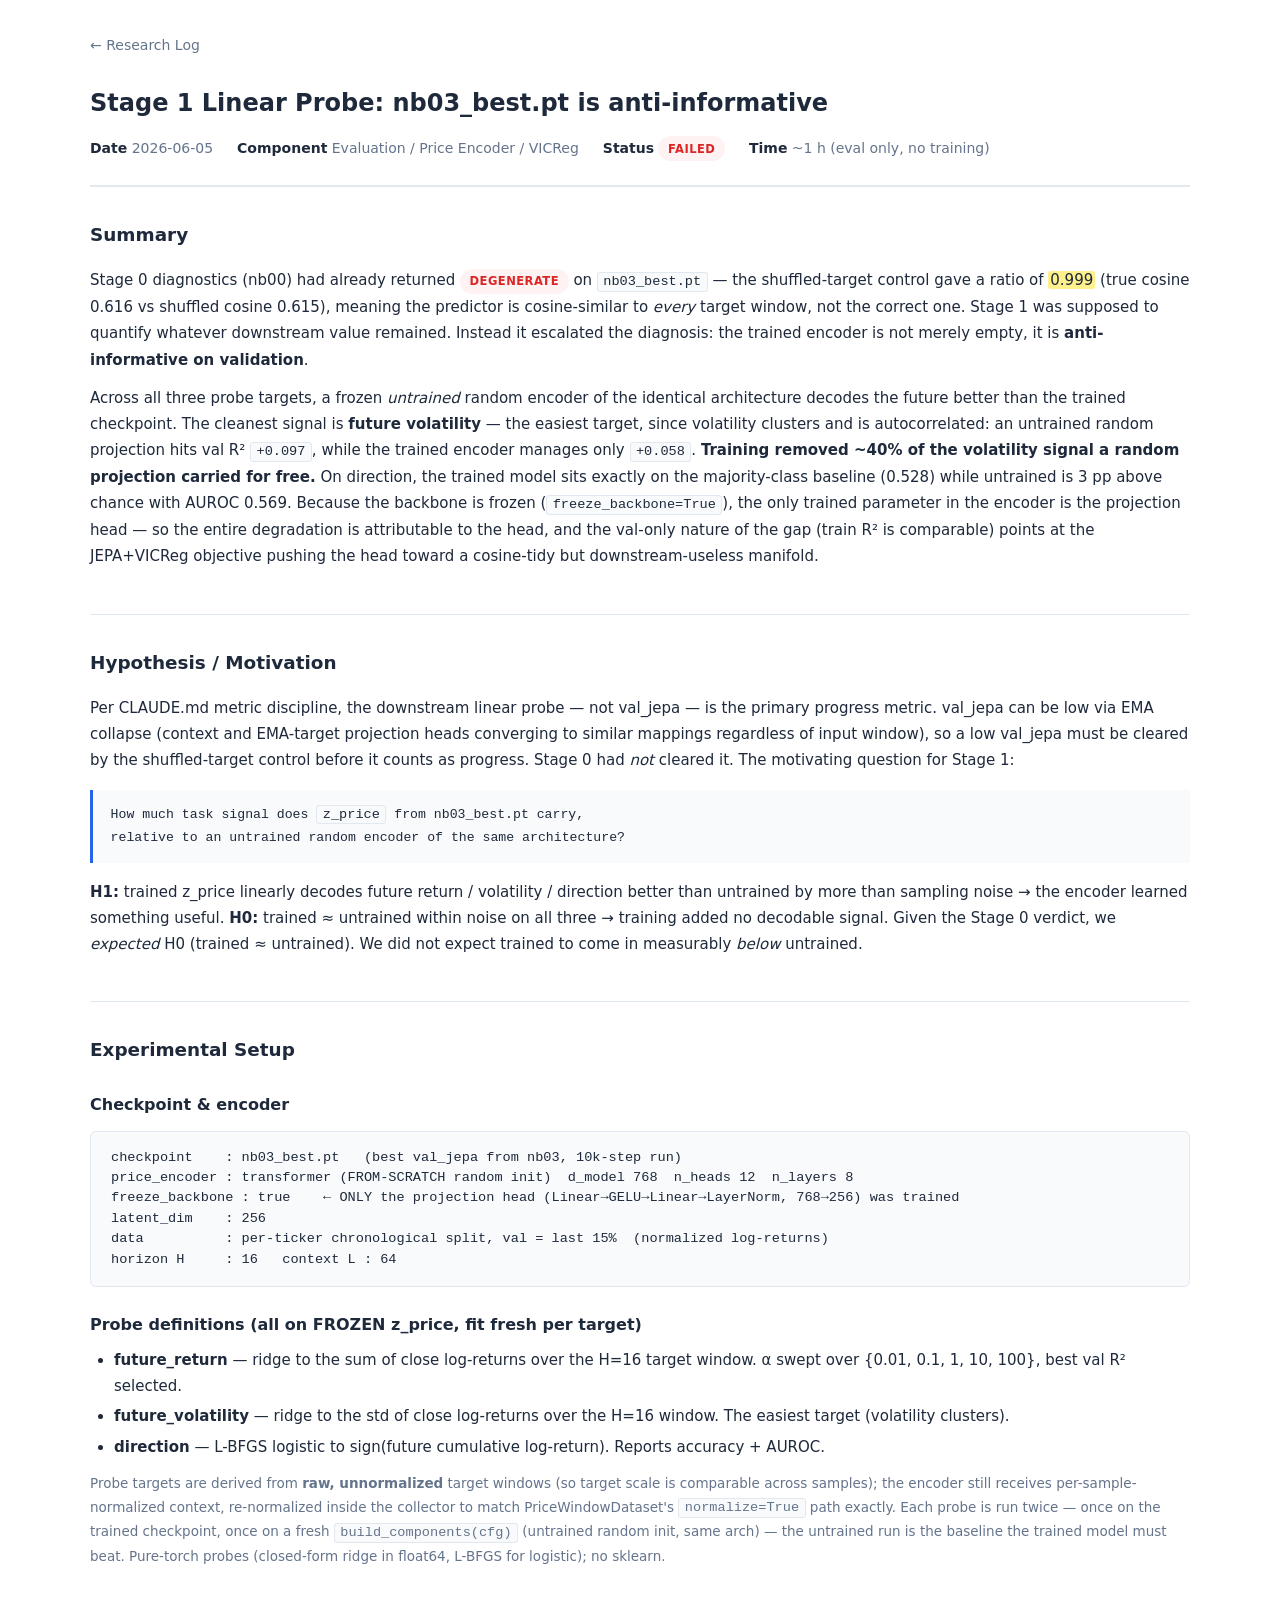
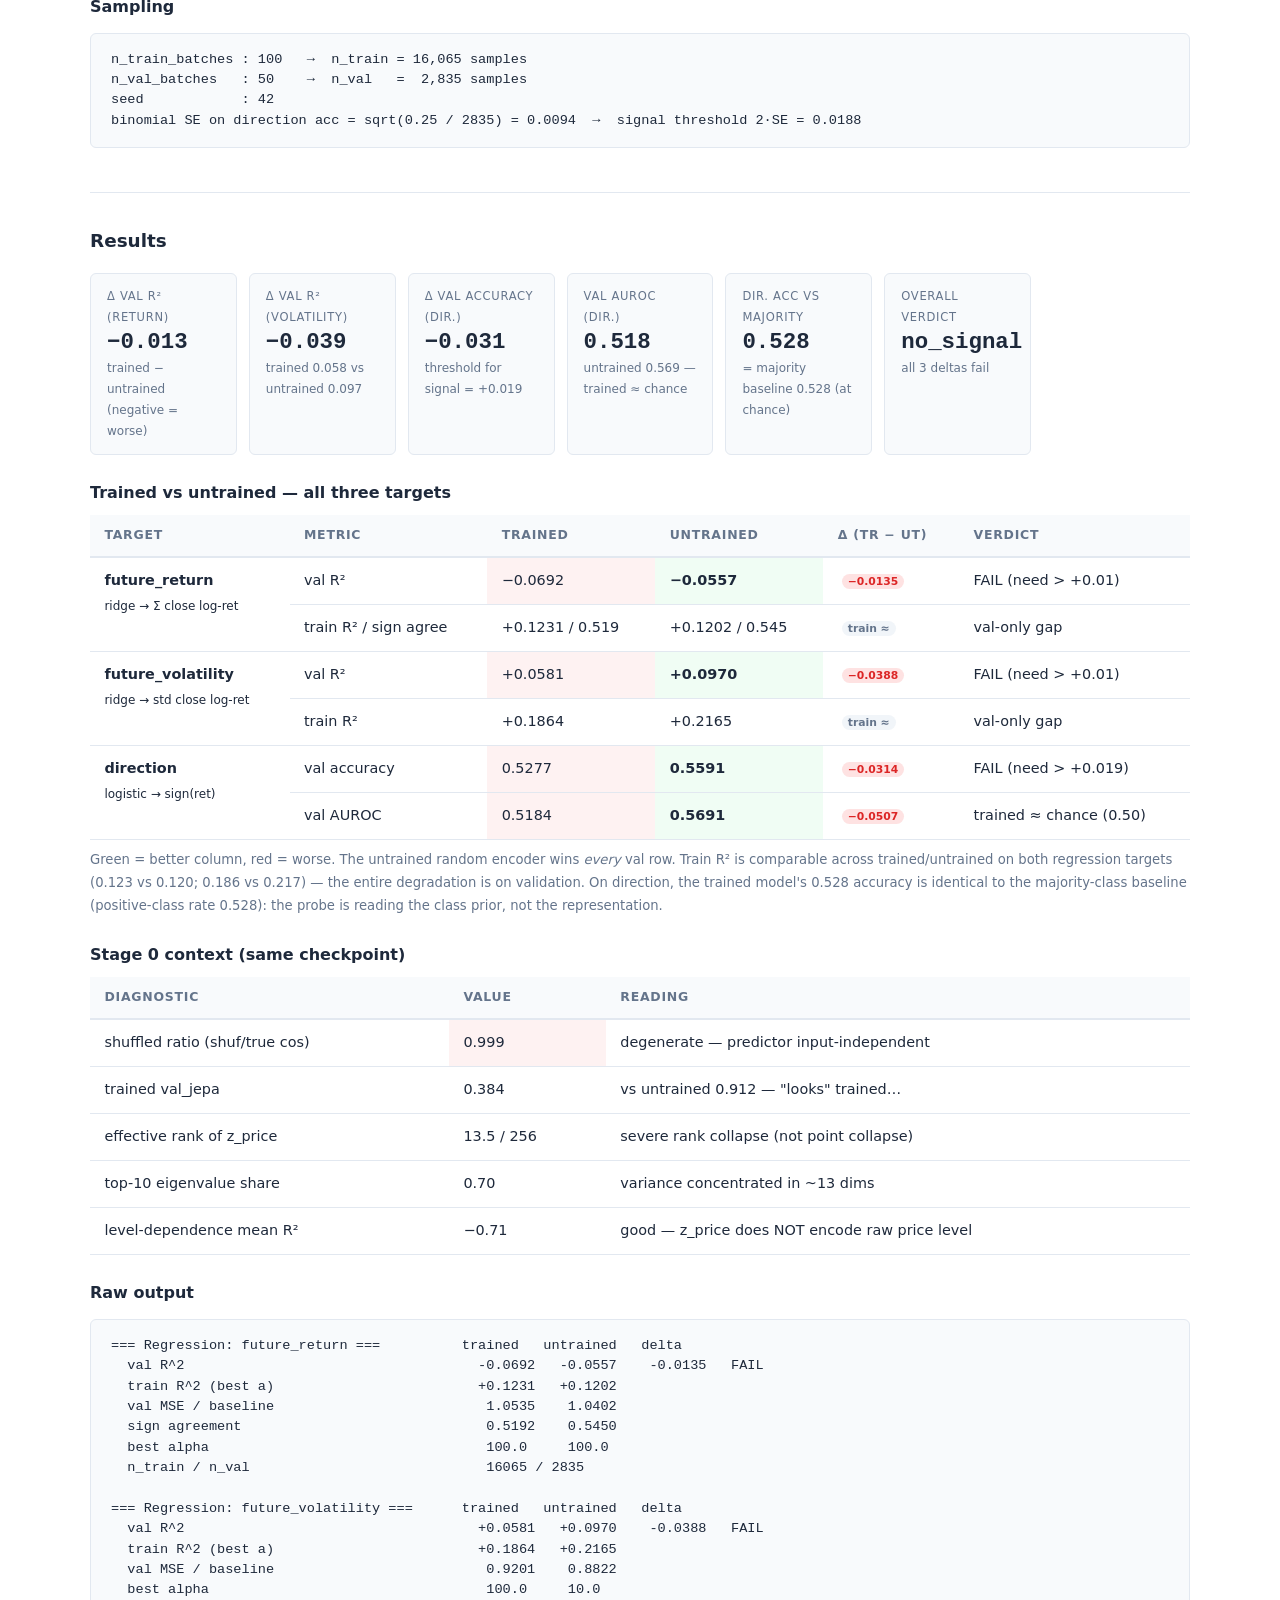
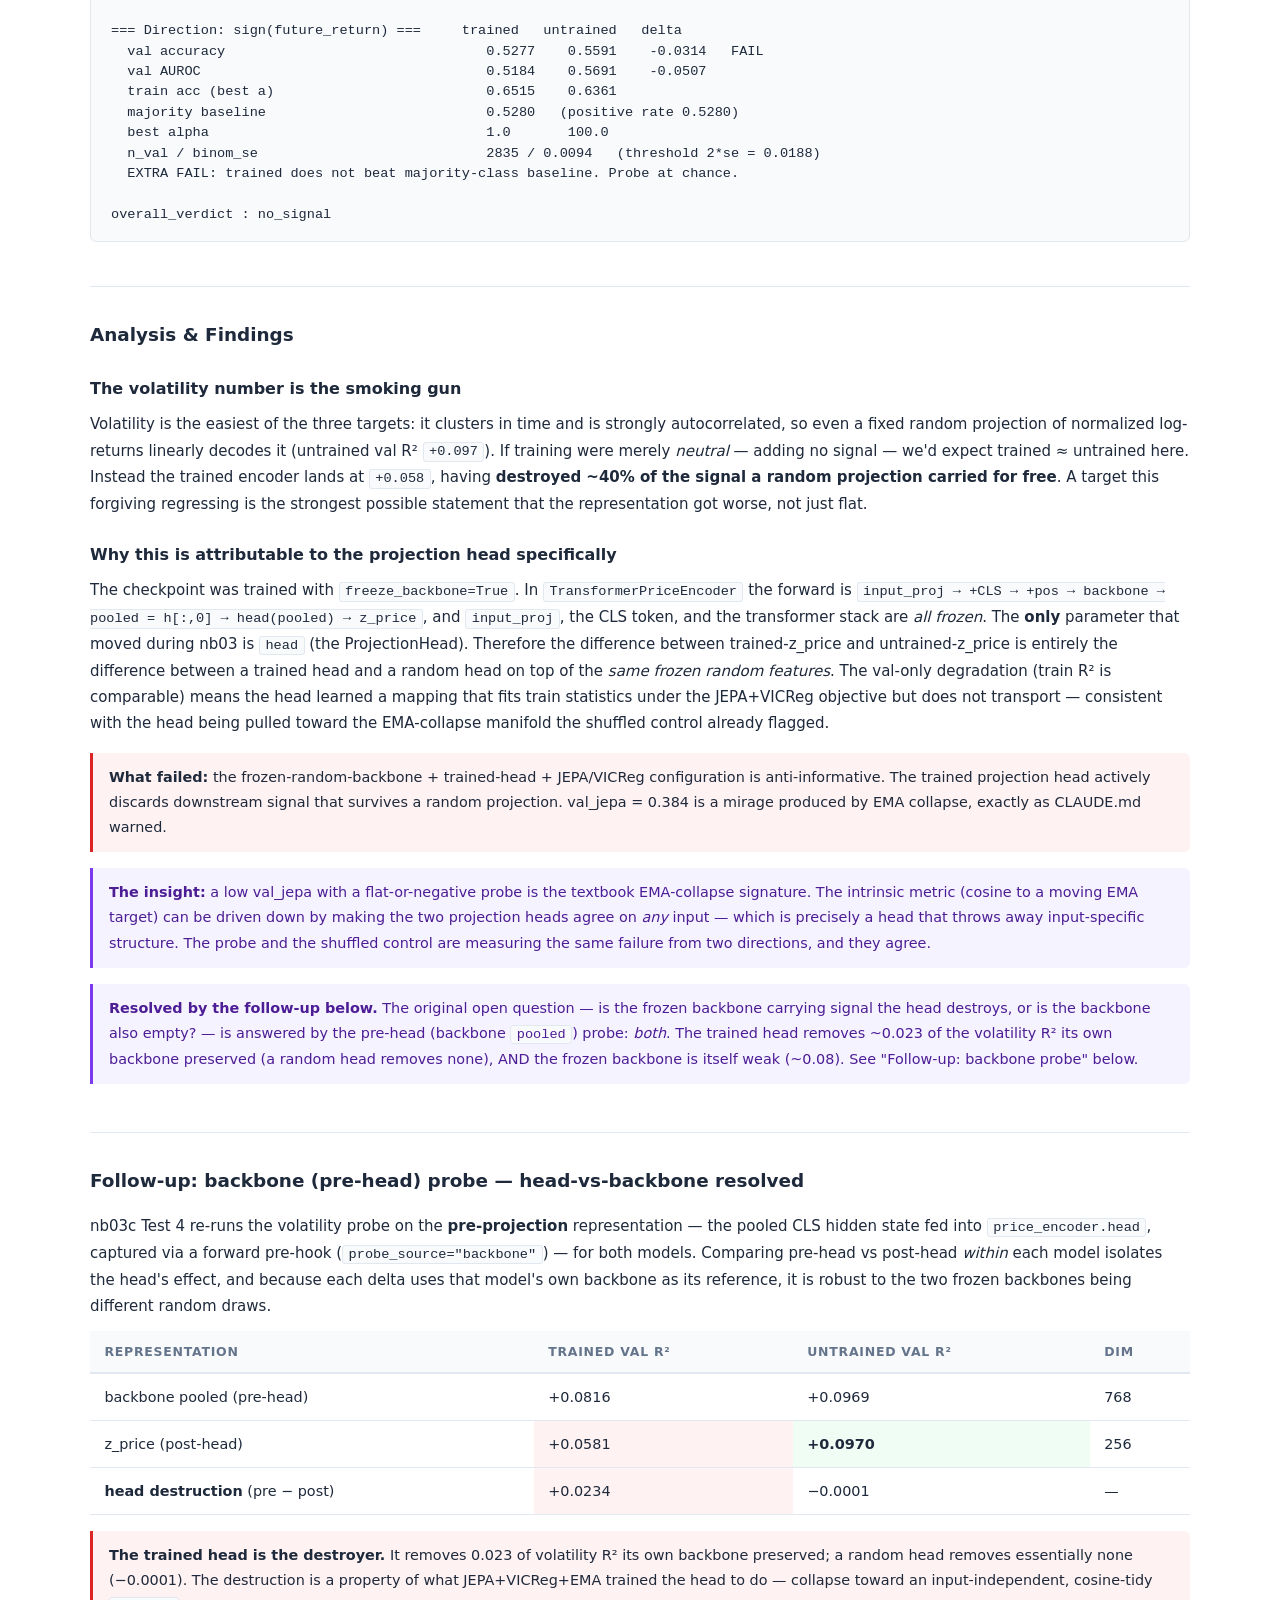
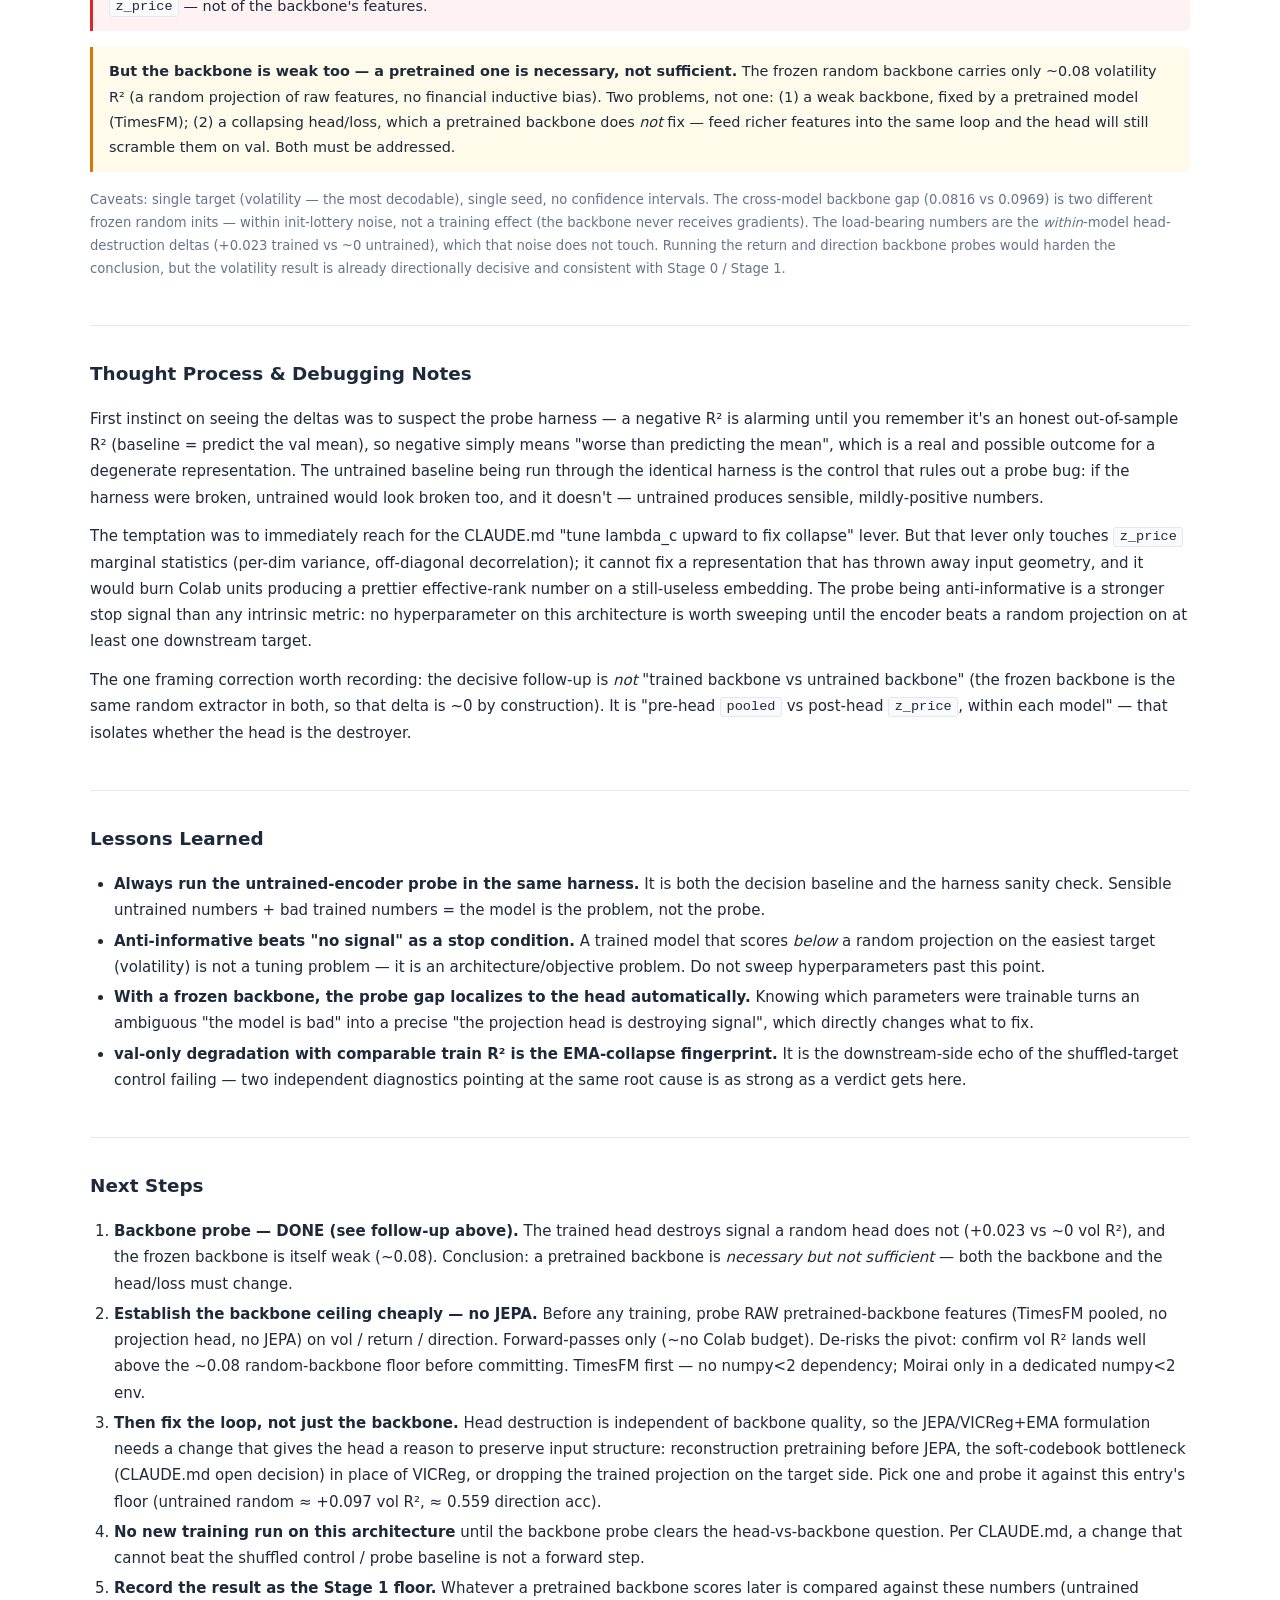
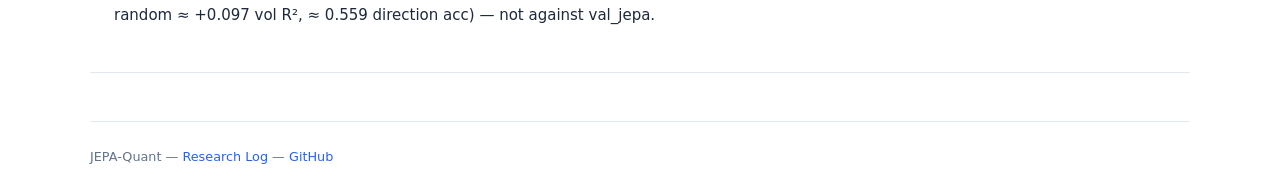
<file: research_log/entries/2026-06-05_stage1-probe-anti-informative.html>
<!DOCTYPE html>
<html lang="en">
<head>
  <meta charset="UTF-8">
  <meta name="viewport" content="width=device-width, initial-scale=1.0">
  <meta name="finding" content="Stage 1 linear probe on nb03_best.pt is anti-informative: trained z_price decodes future return, volatility, AND direction WORSE on val than an untrained random encoder (Δval_R² −0.013 / −0.039, Δacc −0.031, AUROC 0.518 vs 0.569). Backbone-probe follow-up confirms the trained projection head is the destroyer — it removes 0.023 of volatility R² its own backbone preserved while a random head removes none — and the frozen backbone is itself weak (~0.08), so a pretrained backbone is necessary but NOT sufficient while the JEPA/VICReg head loop is unchanged. Confirms Stage 0's degenerate verdict from the downstream side.">
  <title>Stage 1 Linear Probe: nb03_best.pt is anti-informative | JEPA-Quant Log</title>
  <link rel="stylesheet" href="../assets/style.css">
  <style>
    /* delta pills — bad = trained worse than untrained (red), good = trained better (green) */
    .delta { font-size: 0.75em; padding: 1px 6px; border-radius: 99px; margin-left: 4px; font-weight: 600; }
    .delta.bad  { background: #fee2e2; color: #dc2626; }
    .delta.good { background: #dcfce7; color: #16a34a; }
    .delta.flat { background: #f1f5f9; color: #64748b; }
    @media (prefers-color-scheme: dark) {
      .delta.bad  { background: #7f1d1d; color: #fca5a5; }
      .delta.good { background: #14532d; color: #86efac; }
      .delta.flat { background: #1e293b; color: #94a3b8; }
    }
    /* table cell highlight: hi = better column, lo = worse column */
    td.hi { background: #f0fdf4; font-weight: 600; }
    td.lo { background: #fef2f2; }
    @media (prefers-color-scheme: dark) {
      td.hi { background: #14532d; }
      td.lo { background: #7f1d1d; }
    }
    .callout.insight { background: #f5f3ff; border-left-color: #7c3aed; color: #4c1d95; }
    @media (prefers-color-scheme: dark) { .callout.insight { background: #2e1065; color: #ddd6fe; } }
    mark { background: #fef08a; color: inherit; border-radius: 2px; padding: 0 2px; }
    @media (prefers-color-scheme: dark) { mark { background: #422006; } }
  </style>
</head>
<body>
<div class="container">

  <a class="back-link" href="../index.html">&larr; Research Log</a>

  <!-- ═══ HEADER ═══ -->
  <header class="entry-header">
    <h1>Stage 1 Linear Probe: nb03_best.pt is anti-informative</h1>
    <div class="entry-meta">
      <span><strong>Date</strong> 2026-06-05</span>
      <span><strong>Component</strong> Evaluation / Price Encoder / VICReg</span>
      <span><strong>Status</strong> <span class="badge badge-failed">Failed</span></span>
      <span><strong>Time</strong> ~1 h (eval only, no training)</span>
    </div>
  </header>

  <!-- ═══ SUMMARY ═══ -->
  <section class="section">
    <h2>Summary</h2>
    <p>
      Stage 0 diagnostics (nb00) had already returned <span class="badge badge-failed">degenerate</span>
      on <code>nb03_best.pt</code> — the shuffled-target control gave a ratio of
      <mark>0.999</mark> (true cosine 0.616 vs shuffled cosine 0.615), meaning the predictor is
      cosine-similar to <em>every</em> target window, not the correct one. Stage 1 was supposed to
      quantify whatever downstream value remained. Instead it escalated the diagnosis: the trained
      encoder is not merely empty, it is <strong>anti-informative on validation</strong>.
    </p>
    <p>
      Across all three probe targets, a frozen <em>untrained</em> random encoder of the identical
      architecture decodes the future better than the trained checkpoint. The cleanest signal is
      <strong>future volatility</strong> — the easiest target, since volatility clusters and is
      autocorrelated: an untrained random projection hits val R² <code>+0.097</code>, while the
      trained encoder manages only <code>+0.058</code>. <strong>Training removed ~40% of the
      volatility signal a random projection carried for free.</strong> On direction, the trained
      model sits exactly on the majority-class baseline (0.528) while untrained is 3 pp above chance
      with AUROC 0.569. Because the backbone is frozen (<code>freeze_backbone=True</code>), the only
      trained parameter in the encoder is the projection head — so the entire degradation is
      attributable to the head, and the val-only nature of the gap (train R² is comparable) points
      at the JEPA+VICReg objective pushing the head toward a cosine-tidy but downstream-useless
      manifold.
    </p>
  </section>

  <!-- ═══ HYPOTHESIS ═══ -->
  <section class="section">
    <h2>Hypothesis / Motivation</h2>
    <p>
      Per CLAUDE.md metric discipline, the downstream linear probe — not val_jepa — is the primary
      progress metric. val_jepa can be low via EMA collapse (context and EMA-target projection heads
      converging to similar mappings regardless of input window), so a low val_jepa must be cleared
      by the shuffled-target control before it counts as progress. Stage 0 had <em>not</em> cleared
      it. The motivating question for Stage 1:
    </p>
    <div class="math" style="background:var(--surface); border-left:3px solid var(--accent); padding:0.85rem 1.1rem; margin:1rem 0; font-family:var(--font-mono); font-size:0.88em; line-height:1.7;">
      How much task signal does <code>z_price</code> from nb03_best.pt carry,<br>
      relative to an untrained random encoder of the same architecture?
    </div>
    <p>
      <strong>H1:</strong> trained z_price linearly decodes future return / volatility / direction
      better than untrained by more than sampling noise → the encoder learned something useful.
      <strong>H0:</strong> trained ≈ untrained within noise on all three → training added no
      decodable signal. Given the Stage 0 verdict, we <em>expected</em> H0 (trained ≈ untrained).
      We did not expect trained to come in measurably <em>below</em> untrained.
    </p>
  </section>

  <!-- ═══ SETUP ═══ -->
  <section class="section">
    <h2>Experimental Setup</h2>

    <h3>Checkpoint &amp; encoder</h3>
    <pre><code>checkpoint    : nb03_best.pt   (best val_jepa from nb03, 10k-step run)
price_encoder : transformer (FROM-SCRATCH random init)  d_model 768  n_heads 12  n_layers 8
freeze_backbone : true    ← ONLY the projection head (Linear→GELU→Linear→LayerNorm, 768→256) was trained
latent_dim    : 256
data          : per-ticker chronological split, val = last 15%  (normalized log-returns)
horizon H     : 16   context L : 64</code></pre>

    <h3>Probe definitions (all on FROZEN z_price, fit fresh per target)</h3>
    <ul>
      <li><strong>future_return</strong> — ridge to the sum of close log-returns over the H=16 target window. α swept over {0.01, 0.1, 1, 10, 100}, best val R² selected.</li>
      <li><strong>future_volatility</strong> — ridge to the std of close log-returns over the H=16 window. The easiest target (volatility clusters).</li>
      <li><strong>direction</strong> — L-BFGS logistic to sign(future cumulative log-return). Reports accuracy + AUROC.</li>
    </ul>
    <p style="font-size:0.9em; color:var(--text-muted);">
      Probe targets are derived from <strong>raw, unnormalized</strong> target windows (so target
      scale is comparable across samples); the encoder still receives per-sample-normalized context,
      re-normalized inside the collector to match PriceWindowDataset's <code>normalize=True</code>
      path exactly. Each probe is run twice — once on the trained checkpoint, once on a fresh
      <code>build_components(cfg)</code> (untrained random init, same arch) — the untrained run is the
      baseline the trained model must beat. Pure-torch probes (closed-form ridge in float64,
      L-BFGS for logistic); no sklearn.
    </p>

    <h3>Sampling</h3>
    <pre><code>n_train_batches : 100   →  n_train = 16,065 samples
n_val_batches   : 50    →  n_val   =  2,835 samples
seed            : 42
binomial SE on direction acc = sqrt(0.25 / 2835) = 0.0094  →  signal threshold 2·SE = 0.0188</code></pre>
  </section>

  <!-- ═══ RESULTS ═══ -->
  <section class="section">
    <h2>Results</h2>

    <div class="metrics">
      <div class="metric">
        <div class="metric-name">Δ val R² (return)</div>
        <div class="metric-value">−0.013</div>
        <div class="metric-note">trained − untrained (negative = worse)</div>
      </div>
      <div class="metric">
        <div class="metric-name">Δ val R² (volatility)</div>
        <div class="metric-value">−0.039</div>
        <div class="metric-note">trained 0.058 vs untrained 0.097</div>
      </div>
      <div class="metric">
        <div class="metric-name">Δ val accuracy (dir.)</div>
        <div class="metric-value">−0.031</div>
        <div class="metric-note">threshold for signal = +0.019</div>
      </div>
      <div class="metric">
        <div class="metric-name">val AUROC (dir.)</div>
        <div class="metric-value">0.518</div>
        <div class="metric-note">untrained 0.569 — trained ≈ chance</div>
      </div>
      <div class="metric">
        <div class="metric-name">dir. acc vs majority</div>
        <div class="metric-value">0.528</div>
        <div class="metric-note">= majority baseline 0.528 (at chance)</div>
      </div>
      <div class="metric">
        <div class="metric-name">overall verdict</div>
        <div class="metric-value">no_signal</div>
        <div class="metric-note">all 3 deltas fail</div>
      </div>
    </div>

    <h3>Trained vs untrained — all three targets</h3>
    <div class="table-wrap">
      <table>
        <thead>
          <tr>
            <th>Target</th><th>metric</th>
            <th>trained</th><th>untrained</th><th>Δ (tr − ut)</th><th>verdict</th>
          </tr>
        </thead>
        <tbody>
          <tr>
            <td rowspan="2"><strong>future_return</strong><br><small>ridge → Σ close log-ret</small></td>
            <td>val R²</td>
            <td class="lo">−0.0692</td><td class="hi">−0.0557</td>
            <td><span class="delta bad">−0.0135</span></td>
            <td>FAIL (need &gt; +0.01)</td>
          </tr>
          <tr>
            <td>train R² / sign agree</td>
            <td>+0.1231 / 0.519</td><td>+0.1202 / 0.545</td>
            <td><span class="delta flat">train ≈</span></td>
            <td>val-only gap</td>
          </tr>
          <tr>
            <td rowspan="2"><strong>future_volatility</strong><br><small>ridge → std close log-ret</small></td>
            <td>val R²</td>
            <td class="lo">+0.0581</td><td class="hi">+0.0970</td>
            <td><span class="delta bad">−0.0388</span></td>
            <td>FAIL (need &gt; +0.01)</td>
          </tr>
          <tr>
            <td>train R²</td>
            <td>+0.1864</td><td>+0.2165</td>
            <td><span class="delta flat">train ≈</span></td>
            <td>val-only gap</td>
          </tr>
          <tr>
            <td rowspan="2"><strong>direction</strong><br><small>logistic → sign(ret)</small></td>
            <td>val accuracy</td>
            <td class="lo">0.5277</td><td class="hi">0.5591</td>
            <td><span class="delta bad">−0.0314</span></td>
            <td>FAIL (need &gt; +0.019)</td>
          </tr>
          <tr>
            <td>val AUROC</td>
            <td class="lo">0.5184</td><td class="hi">0.5691</td>
            <td><span class="delta bad">−0.0507</span></td>
            <td>trained ≈ chance (0.50)</td>
          </tr>
        </tbody>
      </table>
    </div>
    <p style="margin-top:0.5rem; font-size:0.88em; color:var(--text-muted);">
      Green = better column, red = worse. The untrained random encoder wins <em>every</em> val row.
      Train R² is comparable across trained/untrained on both regression targets (0.123 vs 0.120;
      0.186 vs 0.217) — the entire degradation is on validation. On direction, the trained model's
      0.528 accuracy is identical to the majority-class baseline (positive-class rate 0.528): the
      probe is reading the class prior, not the representation.
    </p>

    <h3>Stage 0 context (same checkpoint)</h3>
    <div class="table-wrap">
      <table>
        <thead><tr><th>diagnostic</th><th>value</th><th>reading</th></tr></thead>
        <tbody>
          <tr><td>shuffled ratio (shuf/true cos)</td><td class="lo">0.999</td><td>degenerate — predictor input-independent</td></tr>
          <tr><td>trained val_jepa</td><td>0.384</td><td>vs untrained 0.912 — "looks" trained…</td></tr>
          <tr><td>effective rank of z_price</td><td>13.5 / 256</td><td>severe rank collapse (not point collapse)</td></tr>
          <tr><td>top-10 eigenvalue share</td><td>0.70</td><td>variance concentrated in ~13 dims</td></tr>
          <tr><td>level-dependence mean R²</td><td>−0.71</td><td>good — z_price does NOT encode raw price level</td></tr>
        </tbody>
      </table>
    </div>

    <h3>Raw output</h3>
    <pre><code>=== Regression: future_return ===          trained   untrained   delta
  val R^2                                    -0.0692   -0.0557    -0.0135   FAIL
  train R^2 (best a)                         +0.1231   +0.1202
  val MSE / baseline                          1.0535    1.0402
  sign agreement                              0.5192    0.5450
  best alpha                                  100.0     100.0
  n_train / n_val                             16065 / 2835

=== Regression: future_volatility ===      trained   untrained   delta
  val R^2                                    +0.0581   +0.0970    -0.0388   FAIL
  train R^2 (best a)                         +0.1864   +0.2165
  val MSE / baseline                          0.9201    0.8822
  best alpha                                  100.0     10.0

=== Direction: sign(future_return) ===     trained   untrained   delta
  val accuracy                                0.5277    0.5591    -0.0314   FAIL
  val AUROC                                   0.5184    0.5691    -0.0507
  train acc (best a)                          0.6515    0.6361
  majority baseline                           0.5280   (positive rate 0.5280)
  best alpha                                  1.0       100.0
  n_val / binom_se                            2835 / 0.0094   (threshold 2*se = 0.0188)
  EXTRA FAIL: trained does not beat majority-class baseline. Probe at chance.

overall_verdict : no_signal</code></pre>
  </section>

  <!-- ═══ ANALYSIS ═══ -->
  <section class="section">
    <h2>Analysis &amp; Findings</h2>

    <h3>The volatility number is the smoking gun</h3>
    <p>
      Volatility is the easiest of the three targets: it clusters in time and is strongly
      autocorrelated, so even a fixed random projection of normalized log-returns linearly decodes
      it (untrained val R² <code>+0.097</code>). If training were merely <em>neutral</em> — adding no
      signal — we'd expect trained ≈ untrained here. Instead the trained encoder lands at
      <code>+0.058</code>, having <strong>destroyed ~40% of the signal a random projection carried
      for free</strong>. A target this forgiving regressing is the strongest possible statement that
      the representation got worse, not just flat.
    </p>

    <h3>Why this is attributable to the projection head specifically</h3>
    <p>
      The checkpoint was trained with <code>freeze_backbone=True</code>. In
      <code>TransformerPriceEncoder</code> the forward is
      <code>input_proj → +CLS → +pos → backbone → pooled = h[:,0] → head(pooled) → z_price</code>,
      and <code>input_proj</code>, the CLS token, and the transformer stack are <em>all frozen</em>.
      The <strong>only</strong> parameter that moved during nb03 is <code>head</code> (the
      ProjectionHead). Therefore the difference between trained-z_price and untrained-z_price is
      entirely the difference between a trained head and a random head on top of the
      <em>same frozen random features</em>. The val-only degradation (train R² is comparable)
      means the head learned a mapping that fits train statistics under the JEPA+VICReg objective but
      does not transport — consistent with the head being pulled toward the EMA-collapse manifold the
      shuffled control already flagged.
    </p>

    <div class="callout danger">
      <strong>What failed:</strong> the frozen-random-backbone + trained-head + JEPA/VICReg
      configuration is anti-informative. The trained projection head actively discards downstream
      signal that survives a random projection. val_jepa = 0.384 is a mirage produced by EMA
      collapse, exactly as CLAUDE.md warned.
    </div>

    <div class="callout insight">
      <strong>The insight:</strong> a low val_jepa with a flat-or-negative probe is the textbook
      EMA-collapse signature. The intrinsic metric (cosine to a moving EMA target) can be driven down
      by making the two projection heads agree on <em>any</em> input — which is precisely a head that
      throws away input-specific structure. The probe and the shuffled control are measuring the same
      failure from two directions, and they agree.
    </div>

    <div class="callout insight">
      <strong>Resolved by the follow-up below.</strong> The original open question — is the frozen
      backbone carrying signal the head destroys, or is the backbone also empty? — is answered by the
      pre-head (backbone <code>pooled</code>) probe: <em>both</em>. The trained head removes ~0.023 of
      the volatility R² its own backbone preserved (a random head removes none), AND the frozen
      backbone is itself weak (~0.08). See "Follow-up: backbone probe" below.
    </div>
  </section>

  <!-- ═══ FOLLOW-UP: BACKBONE PROBE ═══ -->
  <section class="section">
    <h2>Follow-up: backbone (pre-head) probe — head-vs-backbone resolved</h2>
    <p>
      nb03c Test 4 re-runs the volatility probe on the <strong>pre-projection</strong> representation —
      the pooled CLS hidden state fed into <code>price_encoder.head</code>, captured via a forward
      pre-hook (<code>probe_source="backbone"</code>) — for both models. Comparing pre-head vs post-head
      <em>within</em> each model isolates the head's effect, and because each delta uses that model's
      own backbone as its reference, it is robust to the two frozen backbones being different random
      draws.
    </p>

    <div class="table-wrap">
      <table>
        <thead>
          <tr><th>representation</th><th>trained val R²</th><th>untrained val R²</th><th>dim</th></tr>
        </thead>
        <tbody>
          <tr><td>backbone pooled (pre-head)</td><td>+0.0816</td><td>+0.0969</td><td>768</td></tr>
          <tr><td>z_price (post-head)</td><td class="lo">+0.0581</td><td class="hi">+0.0970</td><td>256</td></tr>
          <tr><td><strong>head destruction</strong> (pre − post)</td><td class="lo">+0.0234</td><td>−0.0001</td><td>—</td></tr>
        </tbody>
      </table>
    </div>

    <div class="callout danger">
      <strong>The trained head is the destroyer.</strong> It removes 0.023 of volatility R² its own
      backbone preserved; a random head removes essentially none (−0.0001). The destruction is a
      property of what JEPA+VICReg+EMA trained the head to do — collapse toward an input-independent,
      cosine-tidy <code>z_price</code> — not of the backbone's features.
    </div>

    <div class="callout warning">
      <strong>But the backbone is weak too — a pretrained one is necessary, not sufficient.</strong>
      The frozen random backbone carries only ~0.08 volatility R² (a random projection of raw features,
      no financial inductive bias). Two problems, not one: (1) a weak backbone, fixed by a pretrained
      model (TimesFM); (2) a collapsing head/loss, which a pretrained backbone does <em>not</em> fix —
      feed richer features into the same loop and the head will still scramble them on val. Both must
      be addressed.
    </div>

    <p style="font-size:0.88em; color:var(--text-muted);">
      Caveats: single target (volatility — the most decodable), single seed, no confidence intervals.
      The cross-model backbone gap (0.0816 vs 0.0969) is two different frozen random inits — within
      init-lottery noise, not a training effect (the backbone never receives gradients). The
      load-bearing numbers are the <em>within</em>-model head-destruction deltas (+0.023 trained vs
      ~0 untrained), which that noise does not touch. Running the return and direction backbone probes
      would harden the conclusion, but the volatility result is already directionally decisive and
      consistent with Stage 0 / Stage 1.
    </p>
  </section>

  <!-- ═══ THOUGHT PROCESS ═══ -->
  <section class="section">
    <h2>Thought Process &amp; Debugging Notes</h2>
    <p>
      First instinct on seeing the deltas was to suspect the probe harness — a negative R² is alarming
      until you remember it's an honest out-of-sample R² (baseline = predict the val mean), so negative
      simply means "worse than predicting the mean", which is a real and possible outcome for a
      degenerate representation. The untrained baseline being run through the identical harness is the
      control that rules out a probe bug: if the harness were broken, untrained would look broken too,
      and it doesn't — untrained produces sensible, mildly-positive numbers.
    </p>
    <p>
      The temptation was to immediately reach for the CLAUDE.md "tune lambda_c upward to fix collapse"
      lever. But that lever only touches <code>z_price</code> marginal statistics (per-dim variance,
      off-diagonal decorrelation); it cannot fix a representation that has thrown away input geometry,
      and it would burn Colab units producing a prettier effective-rank number on a still-useless
      embedding. The probe being anti-informative is a stronger stop signal than any intrinsic metric:
      no hyperparameter on this architecture is worth sweeping until the encoder beats a random
      projection on at least one downstream target.
    </p>
    <p>
      The one framing correction worth recording: the decisive follow-up is <em>not</em> "trained
      backbone vs untrained backbone" (the frozen backbone is the same random extractor in both, so
      that delta is ~0 by construction). It is "pre-head <code>pooled</code> vs post-head
      <code>z_price</code>, within each model" — that isolates whether the head is the destroyer.
    </p>
  </section>

  <!-- ═══ LESSONS ═══ -->
  <section class="section">
    <h2>Lessons Learned</h2>
    <ul>
      <li>
        <strong>Always run the untrained-encoder probe in the same harness.</strong> It is both the
        decision baseline and the harness sanity check. Sensible untrained numbers + bad trained
        numbers = the model is the problem, not the probe.
      </li>
      <li>
        <strong>Anti-informative beats "no signal" as a stop condition.</strong> A trained model that
        scores <em>below</em> a random projection on the easiest target (volatility) is not a tuning
        problem — it is an architecture/objective problem. Do not sweep hyperparameters past this point.
      </li>
      <li>
        <strong>With a frozen backbone, the probe gap localizes to the head automatically.</strong>
        Knowing which parameters were trainable turns an ambiguous "the model is bad" into a precise
        "the projection head is destroying signal", which directly changes what to fix.
      </li>
      <li>
        <strong>val-only degradation with comparable train R² is the EMA-collapse fingerprint.</strong>
        It is the downstream-side echo of the shuffled-target control failing — two independent
        diagnostics pointing at the same root cause is as strong as a verdict gets here.
      </li>
    </ul>
  </section>

  <!-- ═══ NEXT STEPS ═══ -->
  <section class="section">
    <h2>Next Steps</h2>
    <ol>
      <li>
        <strong>Backbone probe — DONE (see follow-up above).</strong> The trained head destroys signal
        a random head does not (+0.023 vs ~0 vol R²), and the frozen backbone is itself weak (~0.08).
        Conclusion: a pretrained backbone is <em>necessary but not sufficient</em> — both the backbone
        and the head/loss must change.
      </li>
      <li>
        <strong>Establish the backbone ceiling cheaply — no JEPA.</strong> Before any training, probe
        RAW pretrained-backbone features (TimesFM pooled, no projection head, no JEPA) on vol / return /
        direction. Forward-passes only (~no Colab budget). De-risks the pivot: confirm vol R² lands well
        above the ~0.08 random-backbone floor before committing. TimesFM first — no numpy&lt;2
        dependency; Moirai only in a dedicated numpy&lt;2 env.
      </li>
      <li>
        <strong>Then fix the loop, not just the backbone.</strong> Head destruction is independent of
        backbone quality, so the JEPA/VICReg+EMA formulation needs a change that gives the head a reason
        to preserve input structure: reconstruction pretraining before JEPA, the soft-codebook
        bottleneck (CLAUDE.md open decision) in place of VICReg, or dropping the trained projection on
        the target side. Pick one and probe it against this entry's floor (untrained random ≈ +0.097
        vol R², ≈ 0.559 direction acc).
      </li>
      <li>
        <strong>No new training run on this architecture</strong> until the backbone probe clears the
        head-vs-backbone question. Per CLAUDE.md, a change that cannot beat the shuffled control / probe
        baseline is not a forward step.
      </li>
      <li>
        <strong>Record the result as the Stage 1 floor.</strong> Whatever a pretrained backbone scores
        later is compared against these numbers (untrained random ≈ +0.097 vol R², ≈ 0.559 direction
        acc) — not against val_jepa.
      </li>
    </ol>
  </section>

  <footer class="site-footer">
    JEPA-Quant &mdash; <a href="../index.html">Research Log</a> &mdash;
    <a href="https://github.com/shreyasnat2804/JEPA-quant">GitHub</a>
  </footer>

</div>
</body>
</html>
</file>
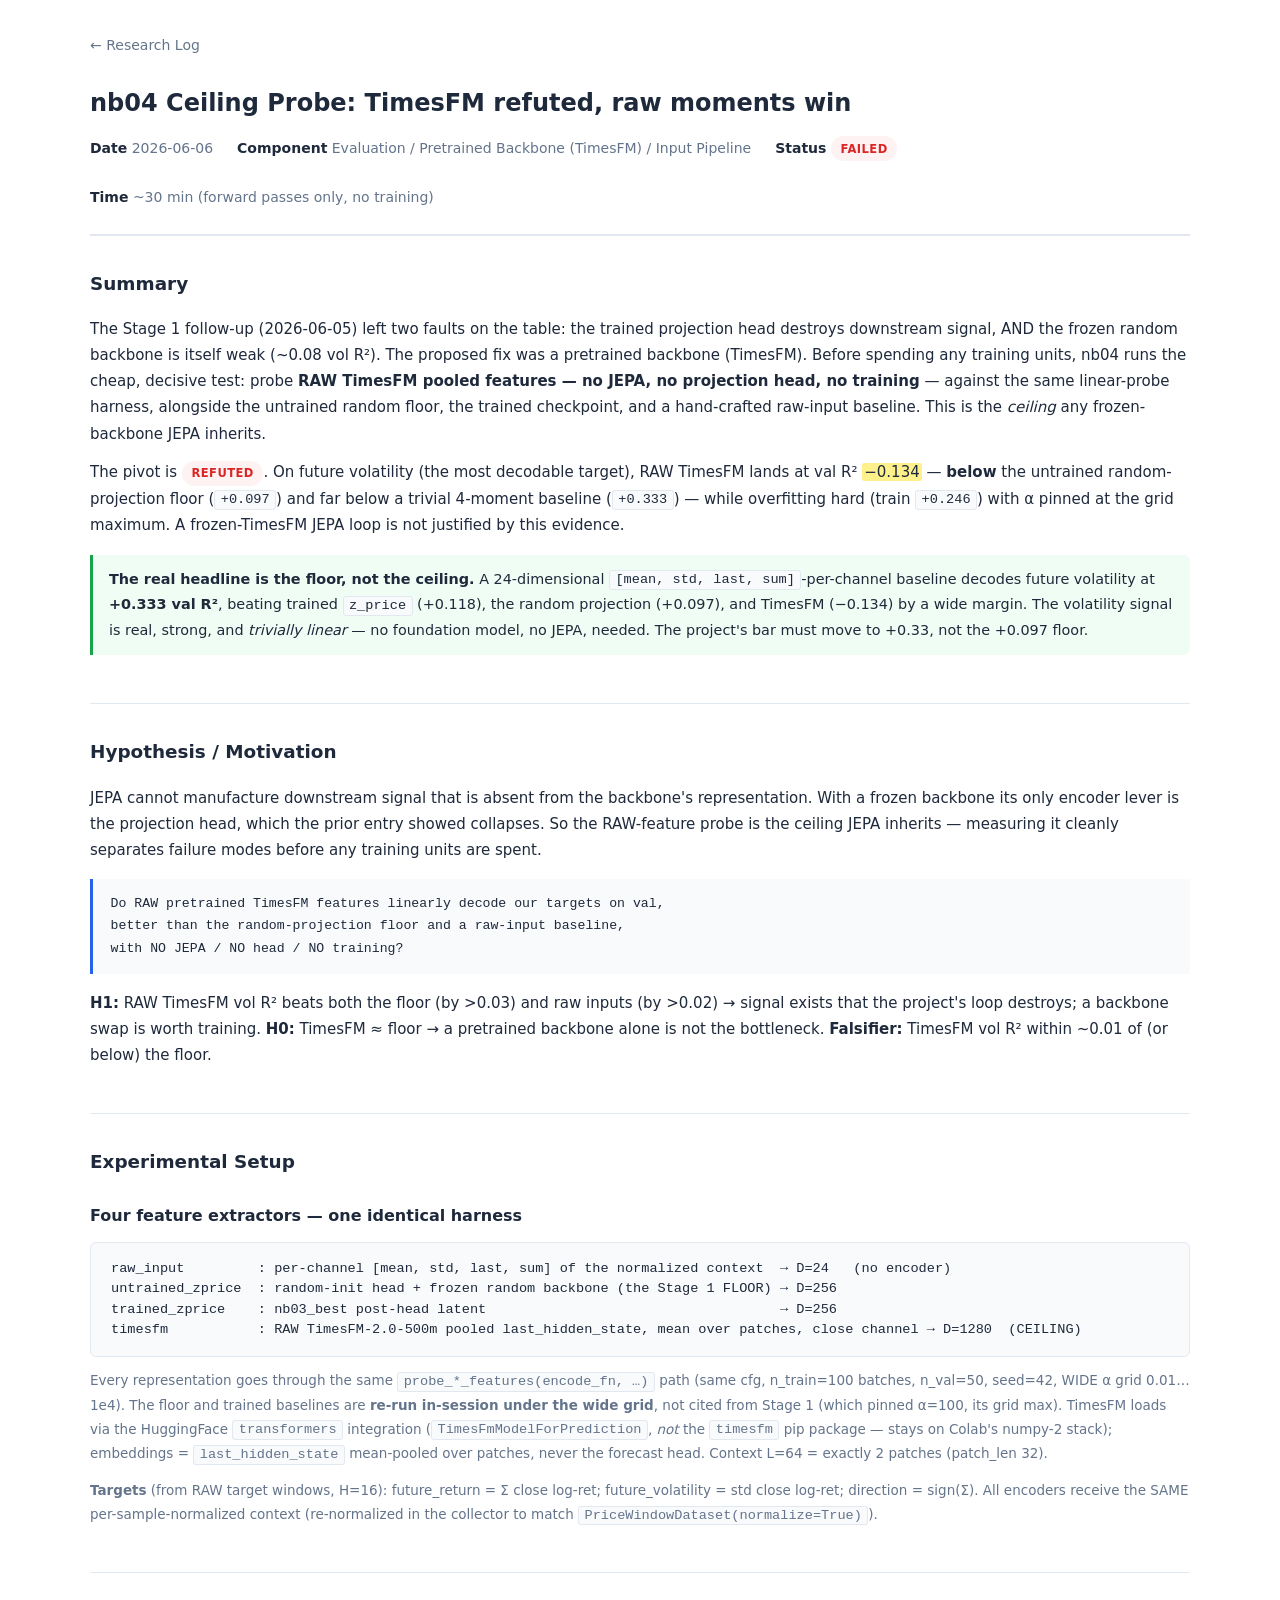
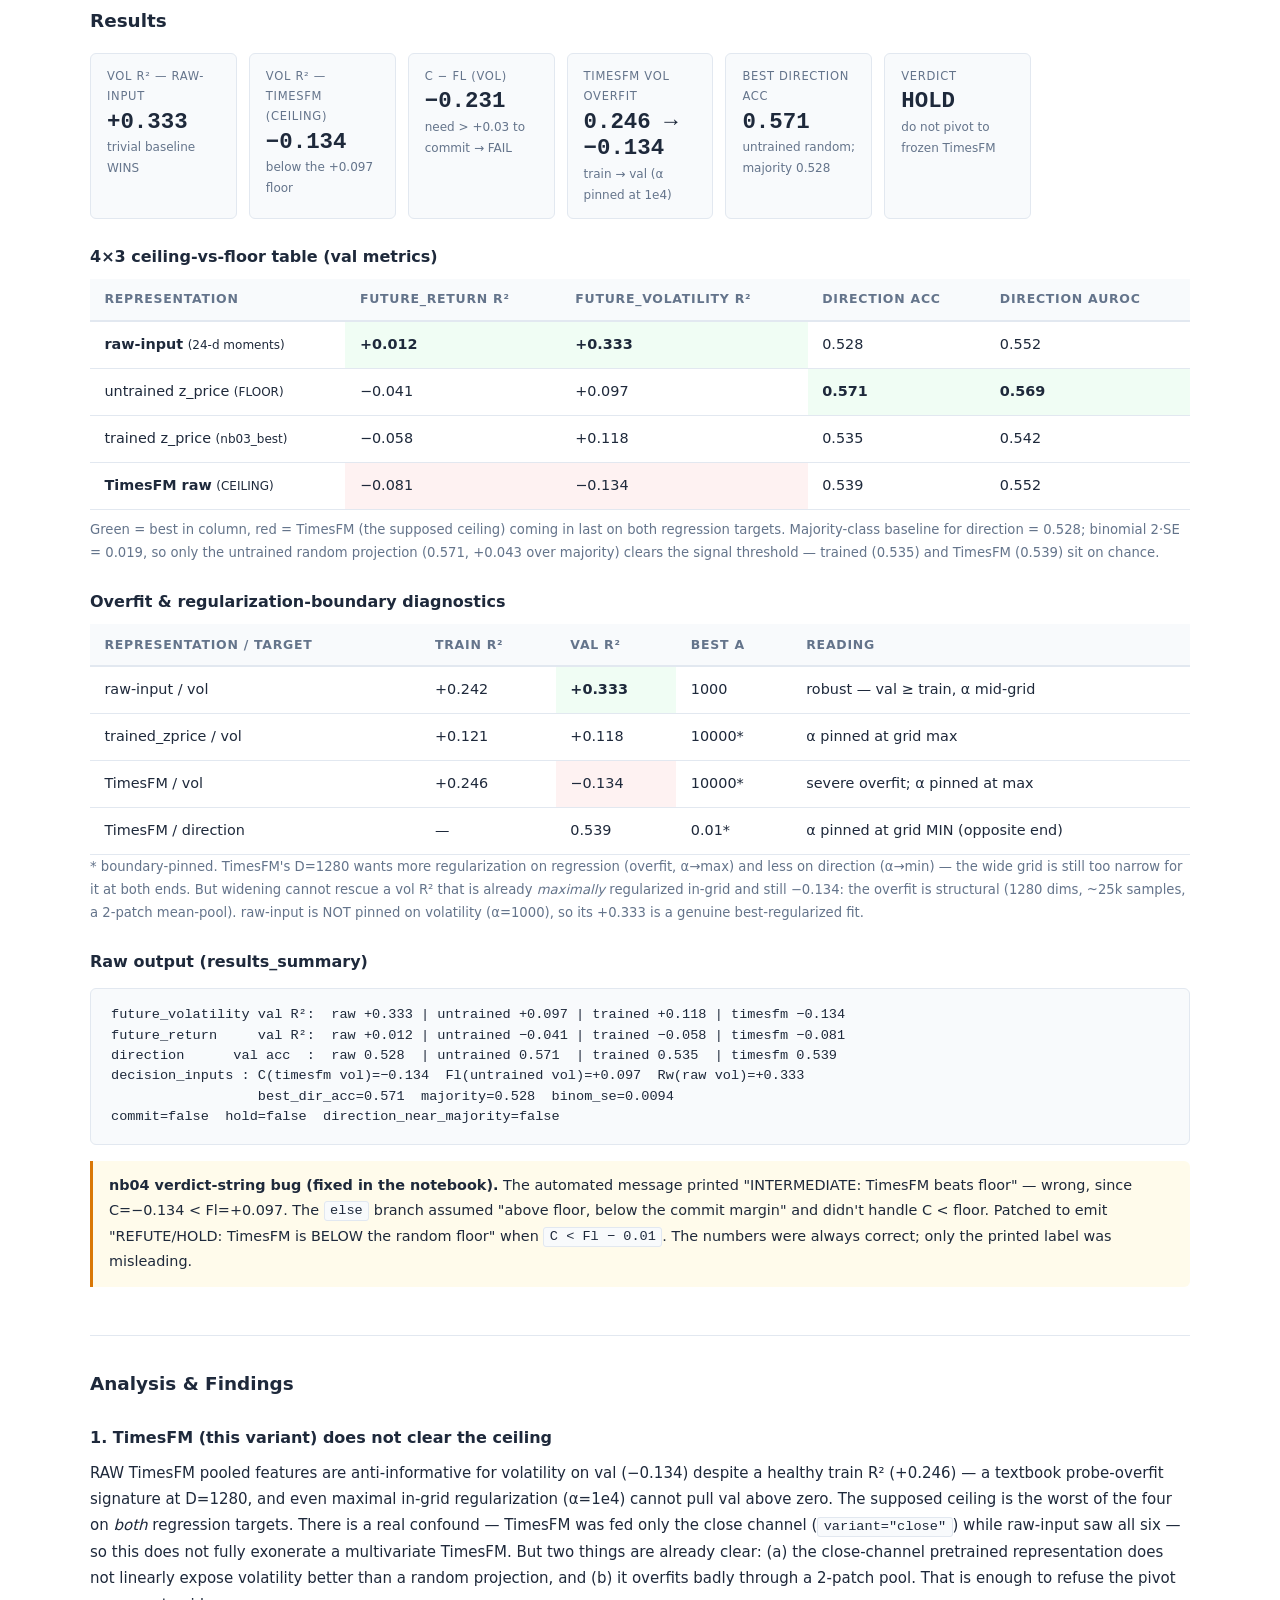
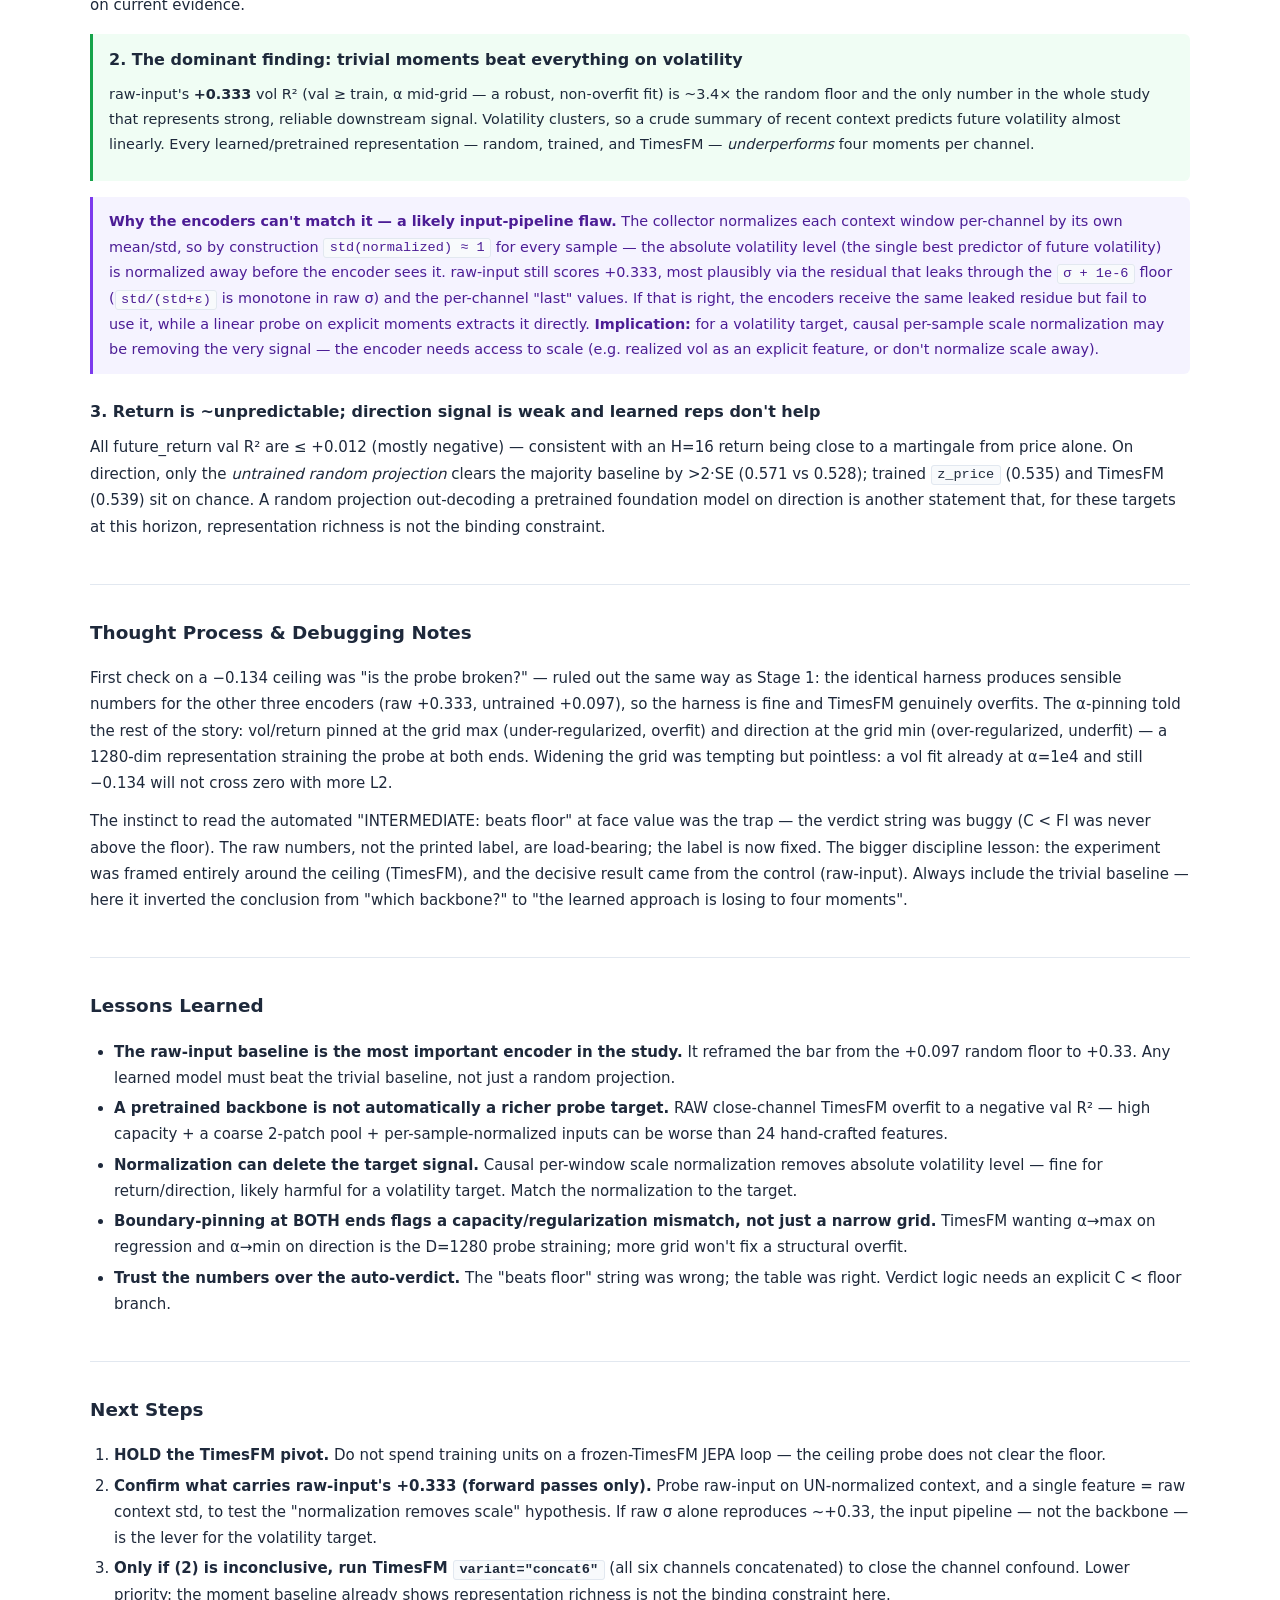
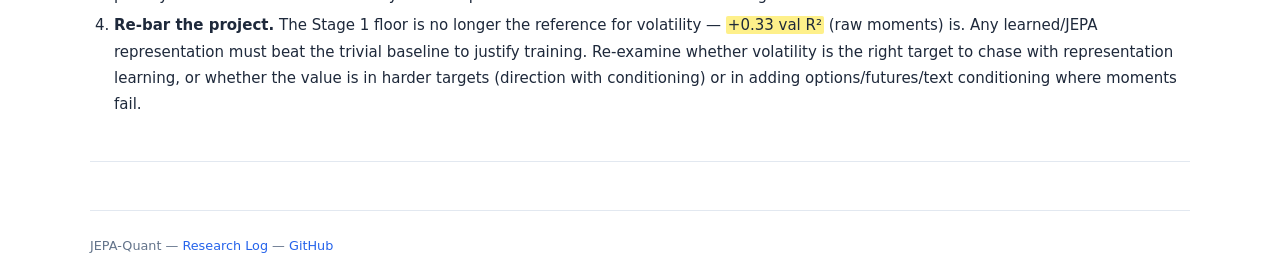
<file: research_log/entries/2026-06-06_timesfm-ceiling-probe.html>
<!DOCTYPE html>
<html lang="en">
<head>
  <meta charset="UTF-8">
  <meta name="viewport" content="width=device-width, initial-scale=1.0">
  <meta name="finding" content="No-JEPA ceiling probe (nb04) REFUTES the TimesFM pivot: RAW TimesFM-2.0-500m pooled features (close channel) decode future volatility at val R² −0.134 — BELOW the untrained random-projection floor (+0.097) and far below a trivial 4-moment baseline (+0.333), with severe overfit (train +0.246) and α pinned at the grid max. The decisive surprise is the floor itself: hand-crafted per-channel [mean,std,last,sum] features beat every learned/pretrained representation on volatility, so the volatility signal is real and trivially linear, and the per-sample context normalization appears to strip the scale/vol-level feature the encoders need. Return is ~unpredictable (all ≤ +0.012); direction has weak signal only the random projection (0.571) captures. Decision: HOLD — do not spend training units on a frozen-TimesFM swap; re-bar the project against +0.33 vol R², not the +0.097 floor.">
  <title>nb04 Ceiling Probe: TimesFM refuted, raw moments win | JEPA-Quant Log</title>
  <link rel="stylesheet" href="../assets/style.css">
  <style>
    .delta { font-size: 0.75em; padding: 1px 6px; border-radius: 99px; margin-left: 4px; font-weight: 600; }
    .delta.bad  { background: #fee2e2; color: #dc2626; }
    .delta.good { background: #dcfce7; color: #16a34a; }
    .delta.flat { background: #f1f5f9; color: #64748b; }
    @media (prefers-color-scheme: dark) {
      .delta.bad  { background: #7f1d1d; color: #fca5a5; }
      .delta.good { background: #14532d; color: #86efac; }
      .delta.flat { background: #1e293b; color: #94a3b8; }
    }
    td.hi { background: #f0fdf4; font-weight: 600; }
    td.lo { background: #fef2f2; }
    @media (prefers-color-scheme: dark) {
      td.hi { background: #14532d; }
      td.lo { background: #7f1d1d; }
    }
    .callout.insight { background: #f5f3ff; border-left-color: #7c3aed; color: #4c1d95; }
    @media (prefers-color-scheme: dark) { .callout.insight { background: #2e1065; color: #ddd6fe; } }
    mark { background: #fef08a; color: inherit; border-radius: 2px; padding: 0 2px; }
    @media (prefers-color-scheme: dark) { mark { background: #422006; } }
  </style>
</head>
<body>
<div class="container">

  <a class="back-link" href="../index.html">&larr; Research Log</a>

  <!-- ═══ HEADER ═══ -->
  <header class="entry-header">
    <h1>nb04 Ceiling Probe: TimesFM refuted, raw moments win</h1>
    <div class="entry-meta">
      <span><strong>Date</strong> 2026-06-06</span>
      <span><strong>Component</strong> Evaluation / Pretrained Backbone (TimesFM) / Input Pipeline</span>
      <span><strong>Status</strong> <span class="badge badge-failed">Failed</span></span>
      <span><strong>Time</strong> ~30 min (forward passes only, no training)</span>
    </div>
  </header>

  <!-- ═══ SUMMARY ═══ -->
  <section class="section">
    <h2>Summary</h2>
    <p>
      The Stage 1 follow-up (2026-06-05) left two faults on the table: the trained projection head
      destroys downstream signal, AND the frozen random backbone is itself weak (~0.08 vol R²). The
      proposed fix was a pretrained backbone (TimesFM). Before spending any training units, nb04 runs
      the cheap, decisive test: probe <strong>RAW TimesFM pooled features — no JEPA, no projection
      head, no training</strong> — against the same linear-probe harness, alongside the untrained
      random floor, the trained checkpoint, and a hand-crafted raw-input baseline. This is the
      <em>ceiling</em> any frozen-backbone JEPA inherits.
    </p>
    <p>
      The pivot is <span class="badge badge-failed">refuted</span>. On future volatility (the most
      decodable target), RAW TimesFM lands at val R² <mark>−0.134</mark> — <strong>below</strong> the
      untrained random-projection floor (<code>+0.097</code>) and far below a trivial 4-moment baseline
      (<code>+0.333</code>) — while overfitting hard (train <code>+0.246</code>) with α pinned at the
      grid maximum. A frozen-TimesFM JEPA loop is not justified by this evidence.
    </p>
    <div class="callout success">
      <strong>The real headline is the floor, not the ceiling.</strong> A 24-dimensional
      <code>[mean, std, last, sum]</code>-per-channel baseline decodes future volatility at
      <strong>+0.333 val R²</strong>, beating trained <code>z_price</code> (+0.118), the random
      projection (+0.097), and TimesFM (−0.134) by a wide margin. The volatility signal is real,
      strong, and <em>trivially linear</em> — no foundation model, no JEPA, needed. The project's bar
      must move to +0.33, not the +0.097 floor.
    </div>
  </section>

  <!-- ═══ HYPOTHESIS ═══ -->
  <section class="section">
    <h2>Hypothesis / Motivation</h2>
    <p>
      JEPA cannot manufacture downstream signal that is absent from the backbone's representation. With
      a frozen backbone its only encoder lever is the projection head, which the prior entry showed
      collapses. So the RAW-feature probe is the ceiling JEPA inherits — measuring it cleanly separates
      failure modes before any training units are spent.
    </p>
    <div class="math" style="background:var(--surface); border-left:3px solid var(--accent); padding:0.85rem 1.1rem; margin:1rem 0; font-family:var(--font-mono); font-size:0.88em; line-height:1.7;">
      Do RAW pretrained TimesFM features linearly decode our targets on val,<br>
      better than the random-projection floor and a raw-input baseline,<br>
      with NO JEPA / NO head / NO training?
    </div>
    <p>
      <strong>H1:</strong> RAW TimesFM vol R² beats both the floor (by &gt;0.03) and raw inputs (by
      &gt;0.02) → signal exists that the project's loop destroys; a backbone swap is worth training.
      <strong>H0:</strong> TimesFM ≈ floor → a pretrained backbone alone is not the bottleneck.
      <strong>Falsifier:</strong> TimesFM vol R² within ~0.01 of (or below) the floor.
    </p>
  </section>

  <!-- ═══ SETUP ═══ -->
  <section class="section">
    <h2>Experimental Setup</h2>
    <h3>Four feature extractors — one identical harness</h3>
    <pre><code>raw_input         : per-channel [mean, std, last, sum] of the normalized context  → D=24   (no encoder)
untrained_zprice  : random-init head + frozen random backbone (the Stage 1 FLOOR) → D=256
trained_zprice    : nb03_best post-head latent                                    → D=256
timesfm           : RAW TimesFM-2.0-500m pooled last_hidden_state, mean over patches, close channel → D=1280  (CEILING)</code></pre>
    <p style="font-size:0.9em; color:var(--text-muted);">
      Every representation goes through the same <code>probe_*_features(encode_fn, …)</code> path
      (same cfg, n_train=100 batches, n_val=50, seed=42, WIDE α grid 0.01…1e4). The floor and trained
      baselines are <strong>re-run in-session under the wide grid</strong>, not cited from Stage 1
      (which pinned α=100, its grid max). TimesFM loads via the HuggingFace <code>transformers</code>
      integration (<code>TimesFmModelForPrediction</code>, <em>not</em> the <code>timesfm</code> pip
      package — stays on Colab's numpy-2 stack); embeddings = <code>last_hidden_state</code> mean-pooled
      over patches, never the forecast head. Context L=64 = exactly 2 patches (patch_len 32).
    </p>
    <p style="font-size:0.9em; color:var(--text-muted);">
      <strong>Targets</strong> (from RAW target windows, H=16): future_return = Σ close log-ret;
      future_volatility = std close log-ret; direction = sign(Σ). All encoders receive the SAME
      per-sample-normalized context (re-normalized in the collector to match
      <code>PriceWindowDataset(normalize=True)</code>).
    </p>
  </section>

  <!-- ═══ RESULTS ═══ -->
  <section class="section">
    <h2>Results</h2>

    <div class="metrics">
      <div class="metric">
        <div class="metric-name">vol R² — raw-input</div>
        <div class="metric-value">+0.333</div>
        <div class="metric-note">trivial baseline WINS</div>
      </div>
      <div class="metric">
        <div class="metric-name">vol R² — TimesFM (ceiling)</div>
        <div class="metric-value">−0.134</div>
        <div class="metric-note">below the +0.097 floor</div>
      </div>
      <div class="metric">
        <div class="metric-name">C − Fl (vol)</div>
        <div class="metric-value">−0.231</div>
        <div class="metric-note">need &gt; +0.03 to commit → FAIL</div>
      </div>
      <div class="metric">
        <div class="metric-name">TimesFM vol overfit</div>
        <div class="metric-value">0.246 → −0.134</div>
        <div class="metric-note">train → val (α pinned at 1e4)</div>
      </div>
      <div class="metric">
        <div class="metric-name">best direction acc</div>
        <div class="metric-value">0.571</div>
        <div class="metric-note">untrained random; majority 0.528</div>
      </div>
      <div class="metric">
        <div class="metric-name">verdict</div>
        <div class="metric-value">HOLD</div>
        <div class="metric-note">do not pivot to frozen TimesFM</div>
      </div>
    </div>

    <h3>4×3 ceiling-vs-floor table (val metrics)</h3>
    <div class="table-wrap">
      <table>
        <thead>
          <tr>
            <th>representation</th>
            <th>future_return R²</th>
            <th>future_volatility R²</th>
            <th>direction acc</th>
            <th>direction AUROC</th>
          </tr>
        </thead>
        <tbody>
          <tr>
            <td><strong>raw-input</strong> <small>(24-d moments)</small></td>
            <td class="hi">+0.012</td><td class="hi">+0.333</td>
            <td>0.528</td><td>0.552</td>
          </tr>
          <tr>
            <td>untrained z_price <small>(FLOOR)</small></td>
            <td>−0.041</td><td>+0.097</td>
            <td class="hi">0.571</td><td class="hi">0.569</td>
          </tr>
          <tr>
            <td>trained z_price <small>(nb03_best)</small></td>
            <td>−0.058</td><td>+0.118</td>
            <td>0.535</td><td>0.542</td>
          </tr>
          <tr>
            <td><strong>TimesFM raw</strong> <small>(CEILING)</small></td>
            <td class="lo">−0.081</td><td class="lo">−0.134</td>
            <td>0.539</td><td>0.552</td>
          </tr>
        </tbody>
      </table>
    </div>
    <p style="margin-top:0.5rem; font-size:0.88em; color:var(--text-muted);">
      Green = best in column, red = TimesFM (the supposed ceiling) coming in last on both regression
      targets. Majority-class baseline for direction = 0.528; binomial 2·SE = 0.019, so only the
      untrained random projection (0.571, +0.043 over majority) clears the signal threshold —
      trained (0.535) and TimesFM (0.539) sit on chance.
    </p>

    <h3>Overfit &amp; regularization-boundary diagnostics</h3>
    <div class="table-wrap">
      <table>
        <thead><tr><th>representation / target</th><th>train R²</th><th>val R²</th><th>best α</th><th>reading</th></tr></thead>
        <tbody>
          <tr><td>raw-input / vol</td><td>+0.242</td><td class="hi">+0.333</td><td>1000</td><td>robust — val ≥ train, α mid-grid</td></tr>
          <tr><td>trained_zprice / vol</td><td>+0.121</td><td>+0.118</td><td>10000*</td><td>α pinned at grid max</td></tr>
          <tr><td>TimesFM / vol</td><td>+0.246</td><td class="lo">−0.134</td><td>10000*</td><td>severe overfit; α pinned at max</td></tr>
          <tr><td>TimesFM / direction</td><td>—</td><td>0.539</td><td>0.01*</td><td>α pinned at grid MIN (opposite end)</td></tr>
        </tbody>
      </table>
    </div>
    <p style="font-size:0.88em; color:var(--text-muted);">
      * boundary-pinned. TimesFM's D=1280 wants more regularization on regression (overfit, α→max)
      and less on direction (α→min) — the wide grid is still too narrow for it at both ends. But
      widening cannot rescue a vol R² that is already <em>maximally</em> regularized in-grid and still
      −0.134: the overfit is structural (1280 dims, ~25k samples, a 2-patch mean-pool). raw-input is
      NOT pinned on volatility (α=1000), so its +0.333 is a genuine best-regularized fit.
    </p>

    <h3>Raw output (results_summary)</h3>
    <pre><code>future_volatility val R²:  raw +0.333 | untrained +0.097 | trained +0.118 | timesfm −0.134
future_return     val R²:  raw +0.012 | untrained −0.041 | trained −0.058 | timesfm −0.081
direction      val acc  :  raw 0.528  | untrained 0.571  | trained 0.535  | timesfm 0.539
decision_inputs : C(timesfm vol)=−0.134  Fl(untrained vol)=+0.097  Rw(raw vol)=+0.333
                  best_dir_acc=0.571  majority=0.528  binom_se=0.0094
commit=false  hold=false  direction_near_majority=false</code></pre>
    <div class="callout warning">
      <strong>nb04 verdict-string bug (fixed in the notebook).</strong> The automated message printed
      "INTERMEDIATE: TimesFM beats floor" — wrong, since C=−0.134 &lt; Fl=+0.097. The <code>else</code>
      branch assumed "above floor, below the commit margin" and didn't handle C &lt; floor. Patched to
      emit "REFUTE/HOLD: TimesFM is BELOW the random floor" when <code>C &lt; Fl − 0.01</code>. The
      numbers were always correct; only the printed label was misleading.
    </div>
  </section>

  <!-- ═══ ANALYSIS ═══ -->
  <section class="section">
    <h2>Analysis &amp; Findings</h2>

    <h3>1. TimesFM (this variant) does not clear the ceiling</h3>
    <p>
      RAW TimesFM pooled features are anti-informative for volatility on val (−0.134) despite a healthy
      train R² (+0.246) — a textbook probe-overfit signature at D=1280, and even maximal in-grid
      regularization (α=1e4) cannot pull val above zero. The supposed ceiling is the worst of the four
      on <em>both</em> regression targets. There is a real confound — TimesFM was fed only the close
      channel (<code>variant="close"</code>) while raw-input saw all six — so this does not fully
      exonerate a multivariate TimesFM. But two things are already clear: (a) the close-channel
      pretrained representation does not linearly expose volatility better than a random projection,
      and (b) it overfits badly through a 2-patch pool. That is enough to refuse the pivot on current
      evidence.
    </p>

    <div class="callout success">
      <h3 style="margin-top:0">2. The dominant finding: trivial moments beat everything on volatility</h3>
      <p>
        raw-input's <strong>+0.333</strong> vol R² (val ≥ train, α mid-grid — a robust, non-overfit
        fit) is ~3.4× the random floor and the only number in the whole study that represents strong,
        reliable downstream signal. Volatility clusters, so a crude summary of recent context predicts
        future volatility almost linearly. Every learned/pretrained representation — random, trained,
        and TimesFM — <em>underperforms</em> four moments per channel.
      </p>
    </div>

    <div class="callout insight">
      <strong>Why the encoders can't match it — a likely input-pipeline flaw.</strong> The collector
      normalizes each context window per-channel by its own mean/std, so by construction
      <code>std(normalized) ≈ 1</code> for every sample — the absolute volatility level (the single
      best predictor of future volatility) is normalized away before the encoder sees it. raw-input
      still scores +0.333, most plausibly via the residual that leaks through the
      <code>σ + 1e-6</code> floor (<code>std/(std+ε)</code> is monotone in raw σ) and the per-channel
      "last" values. If that is right, the encoders receive the same leaked residue but fail to use it,
      while a linear probe on explicit moments extracts it directly. <strong>Implication:</strong> for
      a volatility target, causal per-sample scale normalization may be removing the very signal — the
      encoder needs access to scale (e.g. realized vol as an explicit feature, or don't normalize scale
      away).
    </div>

    <h3>3. Return is ~unpredictable; direction signal is weak and learned reps don't help</h3>
    <p>
      All future_return val R² are ≤ +0.012 (mostly negative) — consistent with an H=16 return being
      close to a martingale from price alone. On direction, only the <em>untrained random projection</em>
      clears the majority baseline by &gt;2·SE (0.571 vs 0.528); trained <code>z_price</code> (0.535)
      and TimesFM (0.539) sit on chance. A random projection out-decoding a pretrained foundation model
      on direction is another statement that, for these targets at this horizon, representation richness
      is not the binding constraint.
    </p>
  </section>

  <!-- ═══ THOUGHT PROCESS ═══ -->
  <section class="section">
    <h2>Thought Process &amp; Debugging Notes</h2>
    <p>
      First check on a −0.134 ceiling was "is the probe broken?" — ruled out the same way as Stage 1:
      the identical harness produces sensible numbers for the other three encoders (raw +0.333,
      untrained +0.097), so the harness is fine and TimesFM genuinely overfits. The α-pinning told the
      rest of the story: vol/return pinned at the grid max (under-regularized, overfit) and direction
      at the grid min (over-regularized, underfit) — a 1280-dim representation straining the probe at
      both ends. Widening the grid was tempting but pointless: a vol fit already at α=1e4 and still
      −0.134 will not cross zero with more L2.
    </p>
    <p>
      The instinct to read the automated "INTERMEDIATE: beats floor" at face value was the trap — the
      verdict string was buggy (C &lt; Fl was never above the floor). The raw numbers, not the printed
      label, are load-bearing; the label is now fixed. The bigger discipline lesson: the experiment was
      framed entirely around the ceiling (TimesFM), and the decisive result came from the control
      (raw-input). Always include the trivial baseline — here it inverted the conclusion from
      "which backbone?" to "the learned approach is losing to four moments".
    </p>
  </section>

  <!-- ═══ LESSONS ═══ -->
  <section class="section">
    <h2>Lessons Learned</h2>
    <ul>
      <li>
        <strong>The raw-input baseline is the most important encoder in the study.</strong> It reframed
        the bar from the +0.097 random floor to +0.33. Any learned model must beat the trivial baseline,
        not just a random projection.
      </li>
      <li>
        <strong>A pretrained backbone is not automatically a richer probe target.</strong> RAW
        close-channel TimesFM overfit to a negative val R² — high capacity + a coarse 2-patch pool +
        per-sample-normalized inputs can be worse than 24 hand-crafted features.
      </li>
      <li>
        <strong>Normalization can delete the target signal.</strong> Causal per-window scale
        normalization removes absolute volatility level — fine for return/direction, likely harmful for
        a volatility target. Match the normalization to the target.
      </li>
      <li>
        <strong>Boundary-pinning at BOTH ends flags a capacity/regularization mismatch, not just a
        narrow grid.</strong> TimesFM wanting α→max on regression and α→min on direction is the D=1280
        probe straining; more grid won't fix a structural overfit.
      </li>
      <li>
        <strong>Trust the numbers over the auto-verdict.</strong> The "beats floor" string was wrong;
        the table was right. Verdict logic needs an explicit C &lt; floor branch.
      </li>
    </ul>
  </section>

  <!-- ═══ NEXT STEPS ═══ -->
  <section class="section">
    <h2>Next Steps</h2>
    <ol>
      <li>
        <strong>HOLD the TimesFM pivot.</strong> Do not spend training units on a frozen-TimesFM JEPA
        loop — the ceiling probe does not clear the floor.
      </li>
      <li>
        <strong>Confirm what carries raw-input's +0.333 (forward passes only).</strong> Probe raw-input
        on UN-normalized context, and a single feature = raw context std, to test the
        "normalization removes scale" hypothesis. If raw σ alone reproduces ~+0.33, the input pipeline
        — not the backbone — is the lever for the volatility target.
      </li>
      <li>
        <strong>Only if (2) is inconclusive, run TimesFM <code>variant="concat6"</code></strong> (all
        six channels concatenated) to close the channel confound. Lower priority: the moment baseline
        already shows representation richness is not the binding constraint here.
      </li>
      <li>
        <strong>Re-bar the project.</strong> The Stage 1 floor is no longer the reference for
        volatility — <mark>+0.33 val R²</mark> (raw moments) is. Any learned/JEPA representation must
        beat the trivial baseline to justify training. Re-examine whether volatility is the right target
        to chase with representation learning, or whether the value is in harder targets (direction
        with conditioning) or in adding options/futures/text conditioning where moments fail.
      </li>
    </ol>
  </section>

  <footer class="site-footer">
    JEPA-Quant &mdash; <a href="../index.html">Research Log</a> &mdash;
    <a href="https://github.com/shreyasnat2804/JEPA-quant">GitHub</a>
  </footer>

</div>
</body>
</html>
</file>
<file: research_log/assets/style.css>
/* =========================================================
   JEPA-Quant Research Log — Shared Stylesheet
   ========================================================= */

:root {
  --bg: #ffffff;
  --surface: #f8fafc;
  --border: #e2e8f0;
  --text: #1e293b;
  --text-muted: #64748b;
  --accent: #2563eb;
  --accent-light: #eff6ff;

  --status-success: #16a34a;
  --status-success-bg: #f0fdf4;
  --status-failed: #dc2626;
  --status-failed-bg: #fef2f2;
  --status-ongoing: #d97706;
  --status-ongoing-bg: #fffbeb;
  --status-inconclusive: #64748b;
  --status-inconclusive-bg: #f1f5f9;

  --font: system-ui, -apple-system, BlinkMacSystemFont, "Segoe UI", sans-serif;
  --font-mono: "JetBrains Mono", "Fira Code", "Cascadia Code", Consolas, monospace;
  --radius: 6px;
  --max-width: 1100px;
}

@media (prefers-color-scheme: dark) {
  :root {
    --bg: #0f172a;
    --surface: #1e293b;
    --border: #334155;
    --text: #f1f5f9;
    --text-muted: #94a3b8;
    --accent: #60a5fa;
    --accent-light: #1e3a5f;
    --status-success-bg: #14532d;
    --status-failed-bg: #7f1d1d;
    --status-ongoing-bg: #78350f;
    --status-inconclusive-bg: #1e293b;
  }
}

* { box-sizing: border-box; margin: 0; padding: 0; }

body {
  font-family: var(--font);
  font-size: 15px;
  line-height: 1.75;
  color: var(--text);
  background: var(--bg);
  padding: 2rem 1.5rem;
}

a { color: var(--accent); text-decoration: none; }
a:hover { text-decoration: underline; }

.container { max-width: var(--max-width); margin: 0 auto; }

/* ─── Header ─── */
.site-header {
  border-bottom: 2px solid var(--border);
  padding-bottom: 1.5rem;
  margin-bottom: 2rem;
}
.site-header h1 {
  font-size: 1.75rem;
  font-weight: 700;
  letter-spacing: -0.03em;
}
.site-header .subtitle {
  color: var(--text-muted);
  margin-top: 0.25rem;
  font-size: 0.9rem;
}

/* ─── Stats bar ─── */
.stats { display: flex; gap: 1rem; margin-bottom: 2rem; flex-wrap: wrap; }
.stat {
  background: var(--surface);
  border: 1px solid var(--border);
  border-radius: var(--radius);
  padding: 0.75rem 1.25rem;
  min-width: 100px;
  text-align: center;
}
.stat .num {
  display: block;
  font-size: 1.75rem;
  font-weight: 700;
  line-height: 1;
  color: var(--accent);
}
.stat .label {
  display: block;
  font-size: 0.72rem;
  text-transform: uppercase;
  letter-spacing: 0.08em;
  color: var(--text-muted);
  margin-top: 0.25rem;
}

/* ─── Headings ─── */
h2 { font-size: 1.15rem; font-weight: 600; margin-bottom: 1rem; }
h3 { font-size: 1rem; font-weight: 600; margin: 1.5rem 0 0.5rem; }

/* ─── Table ─── */
.table-wrap { overflow-x: auto; }
table { width: 100%; border-collapse: collapse; font-size: 0.9rem; }
thead th {
  background: var(--surface);
  border-bottom: 2px solid var(--border);
  padding: 0.6rem 0.9rem;
  text-align: left;
  font-weight: 600;
  font-size: 0.78rem;
  text-transform: uppercase;
  letter-spacing: 0.06em;
  color: var(--text-muted);
  white-space: nowrap;
}
tbody tr { border-bottom: 1px solid var(--border); transition: background 0.1s; }
tbody tr:hover { background: var(--surface); }
tbody td { padding: 0.65rem 0.9rem; vertical-align: top; }
.empty-state td {
  text-align: center;
  color: var(--text-muted);
  padding: 3rem;
  font-style: italic;
}

/* ─── Status badges ─── */
.badge {
  display: inline-block;
  padding: 0.15rem 0.6rem;
  border-radius: 99px;
  font-size: 0.72rem;
  font-weight: 600;
  text-transform: uppercase;
  letter-spacing: 0.04em;
  white-space: nowrap;
}
.badge-success      { background: var(--status-success-bg);      color: var(--status-success);      }
.badge-failed       { background: var(--status-failed-bg);       color: var(--status-failed);       }
.badge-ongoing      { background: var(--status-ongoing-bg);      color: var(--status-ongoing);      }
.badge-inconclusive { background: var(--status-inconclusive-bg); color: var(--status-inconclusive); }

/* ─── Entry page ─── */
.entry-header { border-bottom: 2px solid var(--border); padding-bottom: 1.5rem; margin-bottom: 2rem; }
.entry-header h1 { font-size: 1.5rem; font-weight: 700; }
.entry-meta {
  display: flex;
  gap: 1.5rem;
  flex-wrap: wrap;
  margin-top: 0.75rem;
  font-size: 0.875rem;
  color: var(--text-muted);
  align-items: center;
}
.entry-meta strong { color: var(--text); }

.section { margin-bottom: 2rem; padding-bottom: 2rem; border-bottom: 1px solid var(--border); }
.section:last-child { border-bottom: none; }
.section p { margin-bottom: 0.75rem; }
.section ul, .section ol { margin: 0.5rem 0 0.75rem 1.5rem; }
.section li { margin-bottom: 0.25rem; }

/* ─── Code ─── */
pre, code { font-family: var(--font-mono); font-size: 0.85rem; }
pre {
  background: var(--surface);
  border: 1px solid var(--border);
  border-radius: var(--radius);
  padding: 1rem 1.25rem;
  overflow-x: auto;
  line-height: 1.5;
  margin: 0.75rem 0;
}
code {
  background: var(--surface);
  border: 1px solid var(--border);
  border-radius: 3px;
  padding: 0.1em 0.4em;
}
pre code { background: none; border: none; padding: 0; font-size: inherit; }

/* ─── Image gallery ─── */
.image-gallery {
  display: grid;
  grid-template-columns: repeat(auto-fill, minmax(280px, 1fr));
  gap: 1rem;
  margin: 1rem 0;
}
.image-card {
  border: 1px solid var(--border);
  border-radius: var(--radius);
  overflow: hidden;
  background: var(--surface);
}
.image-card img { width: 100%; height: auto; display: block; }
.image-card figcaption { padding: 0.6rem 0.8rem; font-size: 0.8rem; color: var(--text-muted); line-height: 1.4; }

.image-single { max-width: 720px; margin: 1rem auto; }
.image-single img { width: 100%; border: 1px solid var(--border); border-radius: var(--radius); }
.image-single figcaption { text-align: center; font-size: 0.8rem; color: var(--text-muted); margin-top: 0.4rem; }

/* ─── Metric cards ─── */
.metrics { display: grid; grid-template-columns: repeat(auto-fill, minmax(140px, 1fr)); gap: 0.75rem; margin: 1rem 0; }
.metric { background: var(--surface); border: 1px solid var(--border); border-radius: var(--radius); padding: 0.75rem 1rem; }
.metric-name { font-size: 0.72rem; text-transform: uppercase; letter-spacing: 0.06em; color: var(--text-muted); }
.metric-value { font-size: 1.4rem; font-weight: 700; font-family: var(--font-mono); line-height: 1.2; margin-top: 0.15rem; }
.metric-note { font-size: 0.75rem; color: var(--text-muted); margin-top: 0.1rem; }

/* ─── Callout boxes ─── */
.callout {
  border-left: 3px solid var(--accent);
  background: var(--accent-light);
  padding: 0.75rem 1rem;
  border-radius: 0 var(--radius) var(--radius) 0;
  margin: 1rem 0;
  font-size: 0.9rem;
}
.callout.warning { border-color: var(--status-ongoing); background: var(--status-ongoing-bg); }
.callout.danger  { border-color: var(--status-failed);  background: var(--status-failed-bg);  }
.callout.success { border-color: var(--status-success); background: var(--status-success-bg); }

/* ─── Navigation ─── */
.back-link {
  display: inline-flex;
  align-items: center;
  gap: 0.35rem;
  font-size: 0.875rem;
  color: var(--text-muted);
  margin-bottom: 1.5rem;
}
.back-link:hover { color: var(--accent); text-decoration: none; }

.site-footer {
  margin-top: 3rem;
  padding-top: 1.5rem;
  border-top: 1px solid var(--border);
  font-size: 0.8rem;
  color: var(--text-muted);
}

@media print {
  body { font-size: 12pt; padding: 0; }
  .back-link, .site-footer { display: none; }
}
</file>
